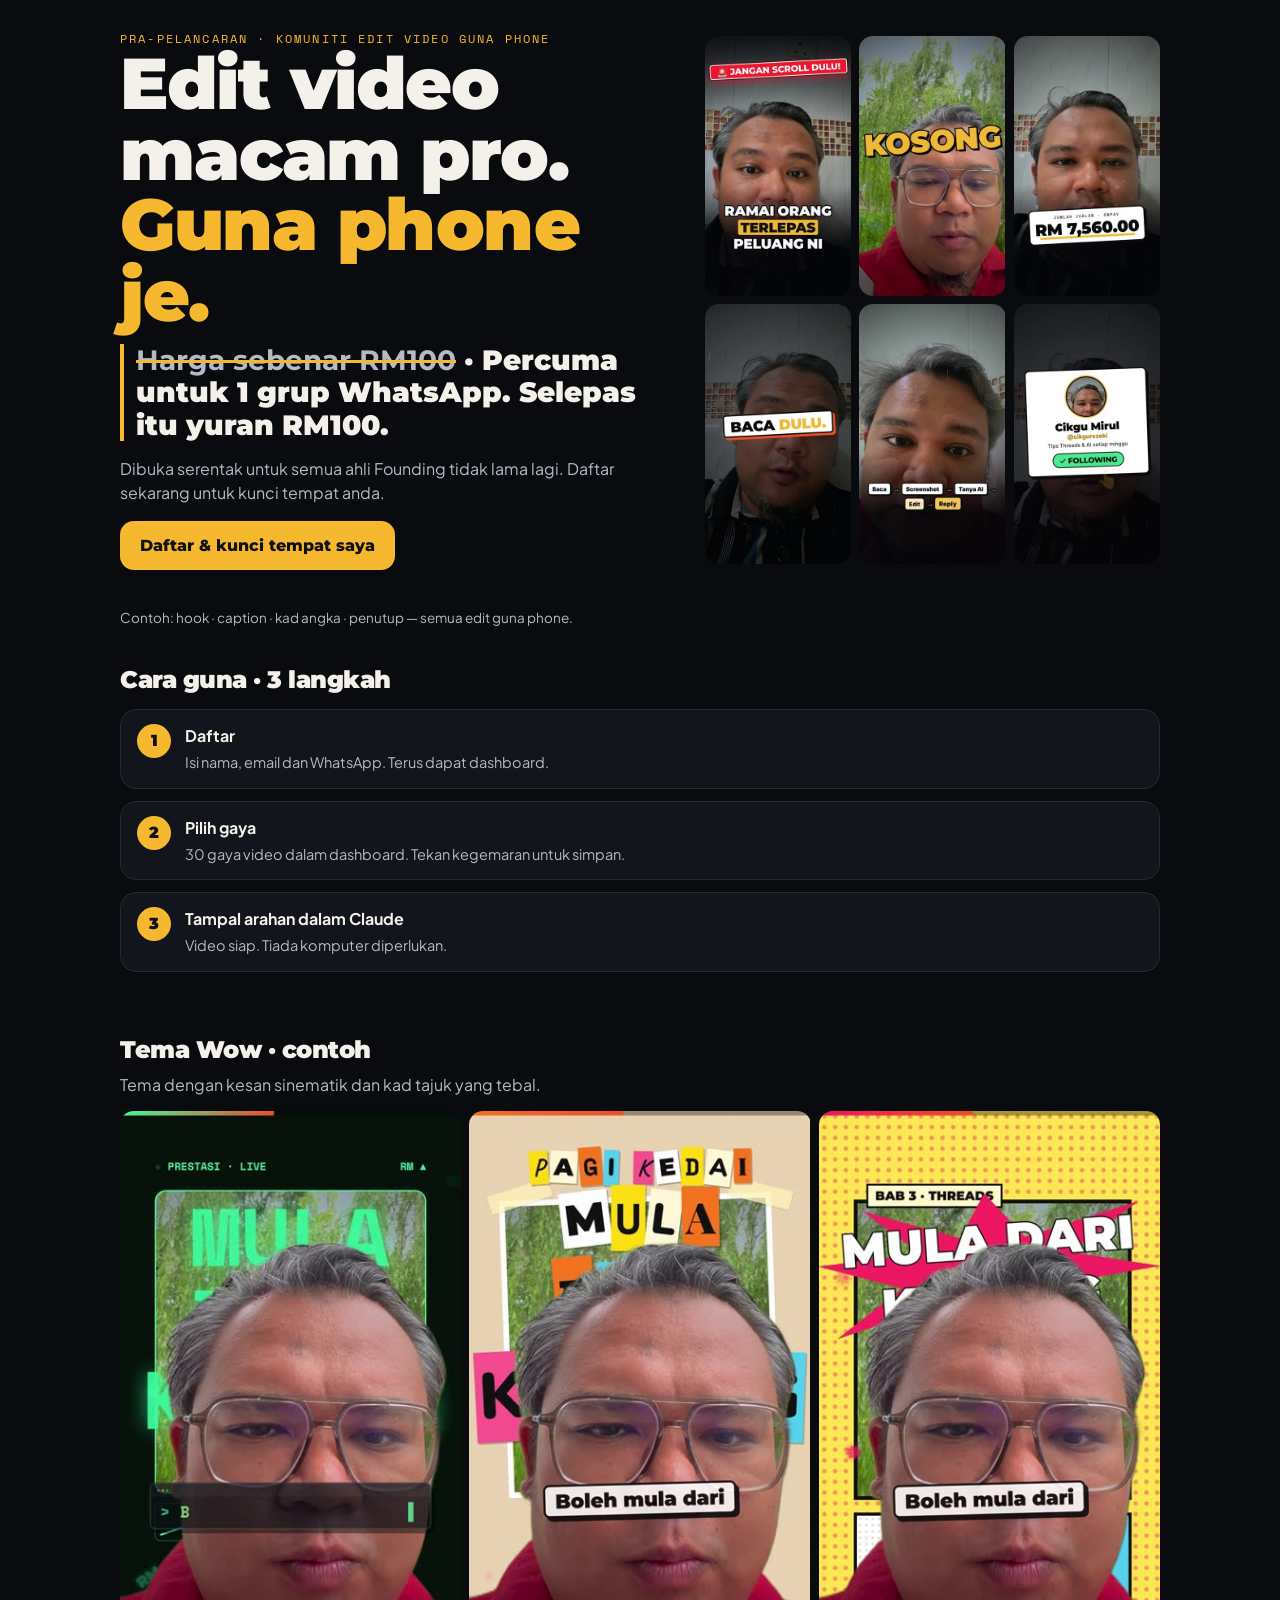
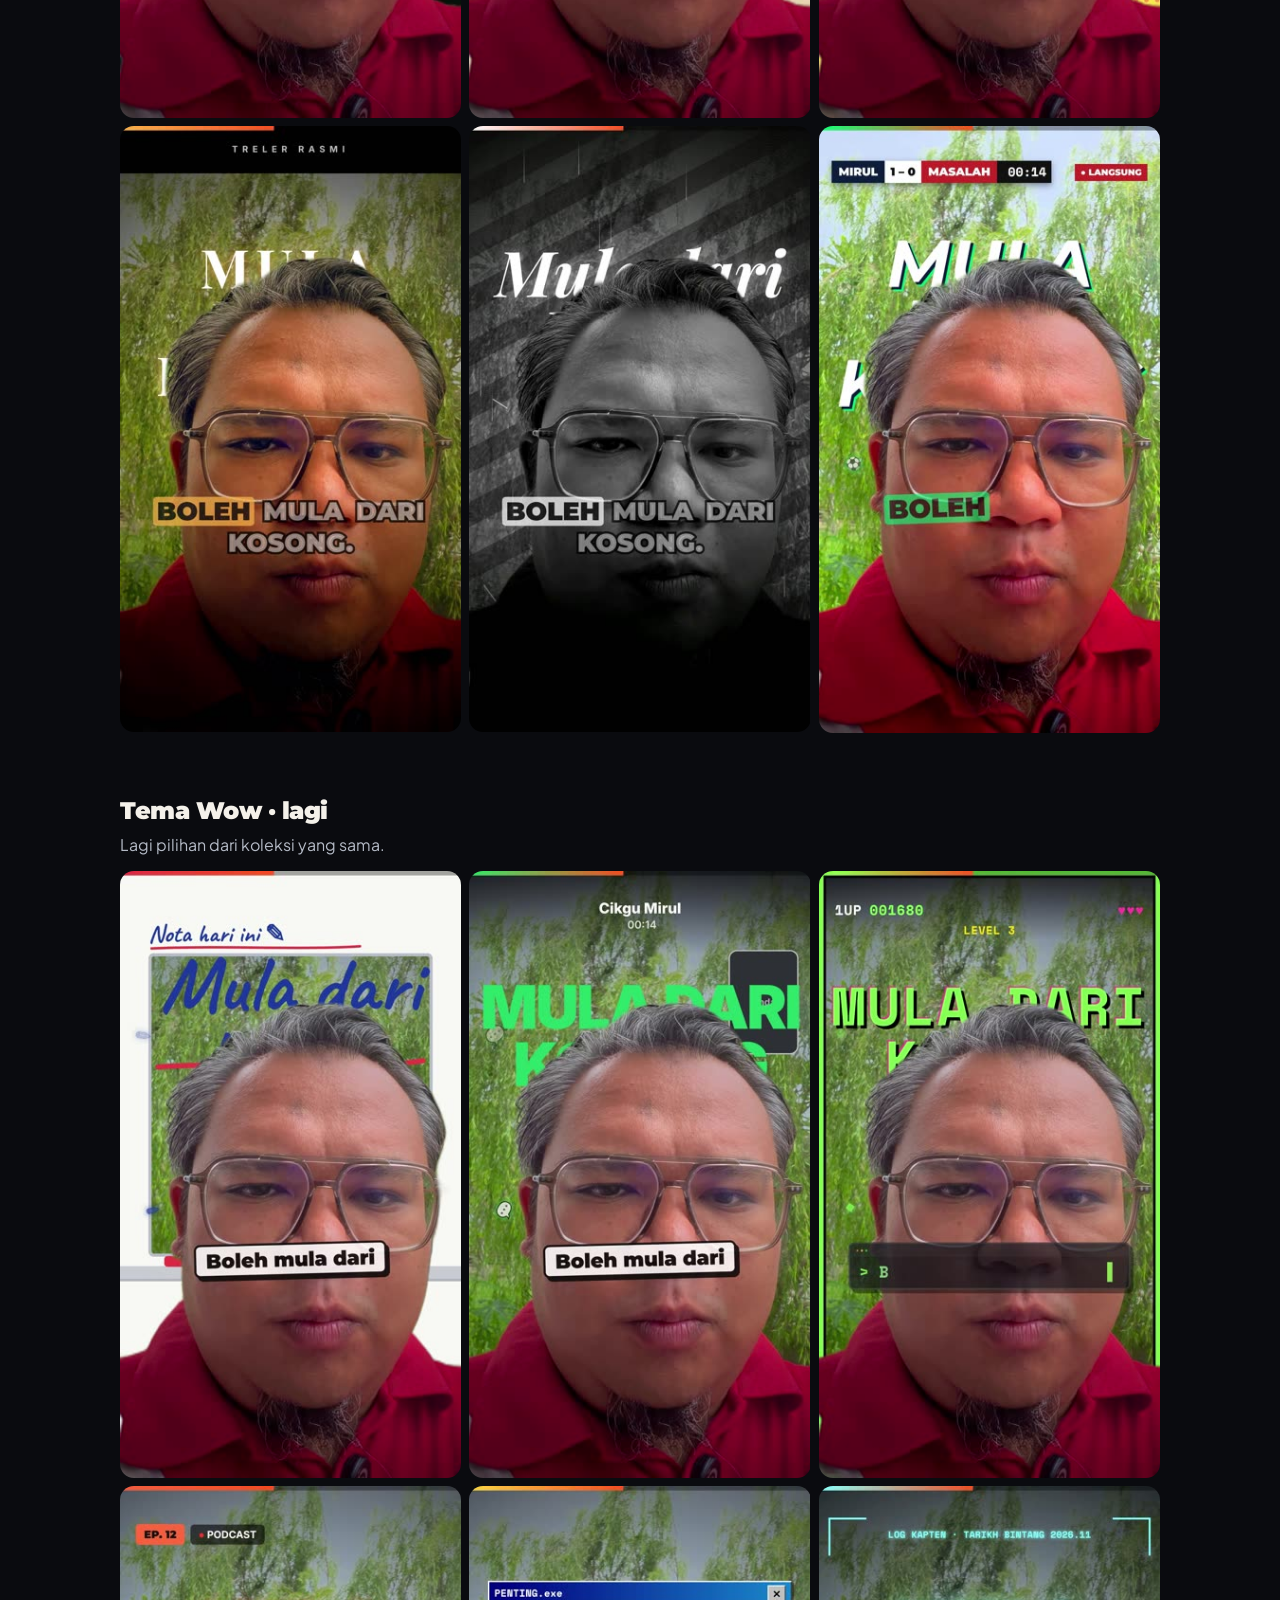
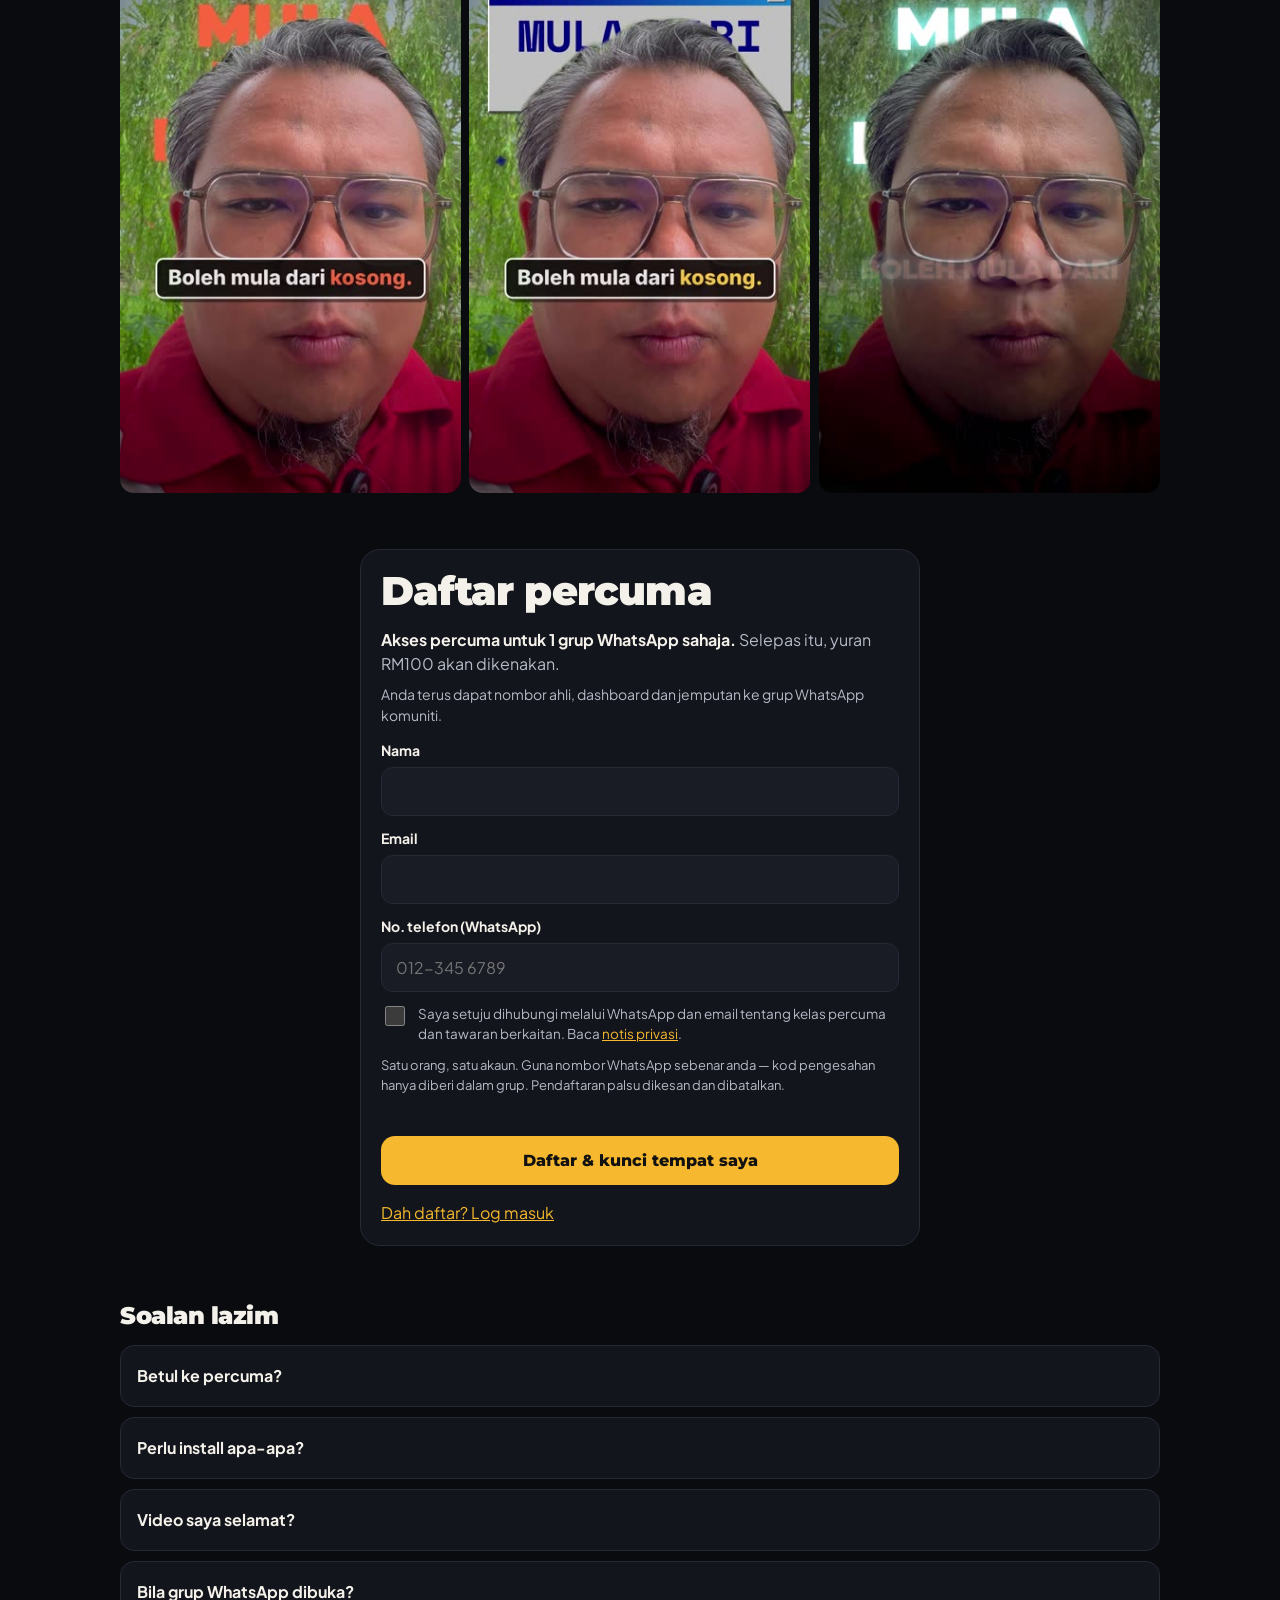
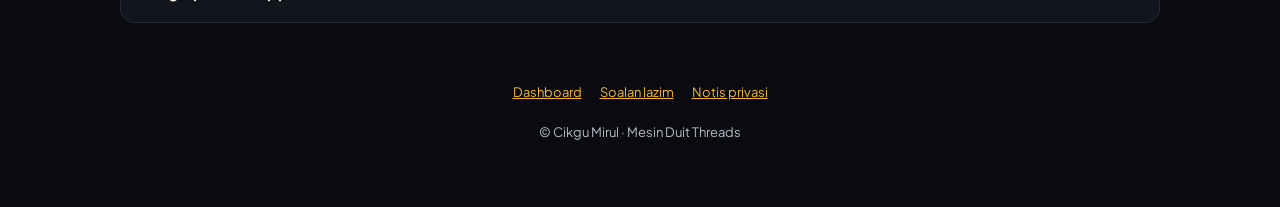
<file: index.html>
<!doctype html>
<html lang="ms">
<head>
<meta charset="utf-8">
<meta name="viewport" content="width=device-width, initial-scale=1, viewport-fit=cover">
<title>30 Gaya Video · Cikgu Mirul</title>
<meta name="description" content="30 gaya video premium — hook, caption, kad angka, transisi — edit terus dari telefon. Percuma.">
<meta property="og:title" content="30 Gaya Video Percuma · Cikgu Mirul">
<meta property="og:description" content="Edit video macam pro, guna phone je. Daftar & dapatkan 30 gaya percuma.">
<meta property="og:image" content="previews/H01.jpg">
<link rel="preconnect" href="https://fonts.googleapis.com"><link rel="preconnect" href="https://fonts.gstatic.com" crossorigin>
<link rel="stylesheet" href="https://fonts.googleapis.com/css2?family=Montserrat:wght@700;800;900&family=Plus+Jakarta+Sans:wght@400;600;700&family=Space+Mono:wght@400;700&display=swap">
<link rel="stylesheet" href="assets/style.css">
</head>
<body>
<div class="wrap">
  <section class="hero">
    <div>
      <div class="eyebrow" id="h-eb">Pra-pelancaran · komuniti edit video guna phone</div>
      <h1 id="h-title">Edit video macam pro.<br><em>Guna phone je.</em></h1>
      <p class="offer" id="h-em"><s>Harga sebenar RM100</s> · Percuma untuk 1 grup WhatsApp. Selepas itu yuran RM100.</p>
      <p class="lede" id="h-lede">Dibuka serentak untuk semua ahli Founding tidak lama lagi. Daftar sekarang untuk kunci tempat anda.</p>
      <div class="row"><a class="btn" href="#daftar" id="h-cta">Daftar & kunci tempat saya</a><a class="btn ghost" id="dash-link" href="app.html" hidden>Buka dashboard saya</a></div>
      <div class="ref-banner" id="ref-banner" hidden></div>
    </div>
    <div class="teaser" aria-label="Contoh gaya">
      <video src="previews/H01.mp4" poster="previews/H01.jpg" muted loop playsinline preload="none"></video>
      <video src="previews/C04.mp4" poster="previews/C04.jpg" muted loop playsinline preload="none"></video>
      <video src="previews/N01.mp4" poster="previews/N01.jpg" muted loop playsinline preload="none"></video>
      <video src="previews/T02.mp4" poster="previews/T02.jpg" muted loop playsinline preload="none"></video>
      <video src="previews/K03.mp4" poster="previews/K03.jpg" muted loop playsinline preload="none"></video>
      <video src="previews/E02.mp4" poster="previews/E02.jpg" muted loop playsinline preload="none"></video>
    </div>
    <p class="teaser-cap muted">Contoh: hook · caption · kad angka · penutup — semua edit guna phone.</p>
  </section>

  <section class="band" id="cele" hidden style="padding-bottom:0"></section>

  <section class="band" id="sneak" hidden>
    <div class="panel sneak">
      <div class="sneak-v" id="sneak-v"></div>
      <div class="sneak-t">
        <span class="eyebrow">Untuk affiliate · sneak peek</span>
        <h2>Rancang video affiliate dalam 1 minit.</h2>
        <p class="muted">Video ni dirancang guna alat baharu kami, kemudian diedit guna 30 Gaya. Dibuka untuk ahli tidak lama lagi.</p>
        <a class="btn ghost" href="#daftar">Daftar dulu</a>
      </div>
    </div>
  </section>

  <section class="band">
    <h2 class="sec-t">Cara guna · 3 langkah</h2>
    <ol class="how">
      <li><span class="n">1</span><div><b>Daftar</b><p class="muted">Isi nama, email dan WhatsApp. Terus dapat dashboard.</p></div></li>
      <li><span class="n">2</span><div><b>Pilih gaya</b><p class="muted">30 gaya video dalam dashboard. Tekan kegemaran untuk simpan.</p></div></li>
      <li><span class="n">3</span><div><b>Tampal arahan dalam Claude</b><p class="muted">Video siap. Tiada komputer diperlukan.</p></div></li>
    </ol>
  </section>

  <section class="band tema-band">
    <h2 class="sec-t">Tema Wow · contoh</h2>
    <p class="muted" style="margin:-6px 0 14px">Tema dengan kesan sinematik dan kad tajuk yang tebal.</p>
    <div class="teaser">
      <video src="previews/tema/W02.mp4" poster="previews/tema/W02.jpg" muted loop playsinline preload="none"></video>
      <video src="previews/tema/W05.mp4" poster="previews/tema/W05.jpg" muted loop playsinline preload="none"></video>
      <video src="previews/tema/W10.mp4" poster="previews/tema/W10.jpg" muted loop playsinline preload="none"></video>
      <video src="previews/tema/W26.mp4" poster="previews/tema/W26.jpg" muted loop playsinline preload="none"></video>
      <video src="previews/tema/W28.mp4" poster="previews/tema/W28.jpg" muted loop playsinline preload="none"></video>
      <video src="previews/tema/W34.mp4" poster="previews/tema/W34.jpg" muted loop playsinline preload="none"></video>
    </div>
  </section>

  <section class="band tema-band">
    <h2 class="sec-t">Tema Wow · lagi</h2>
    <p class="muted" style="margin:-6px 0 14px">Lagi pilihan dari koleksi yang sama.</p>
    <div class="teaser">
      <video src="previews/tema/W03.mp4" poster="previews/tema/W03.jpg" muted loop playsinline preload="none"></video>
      <video src="previews/tema/W12.mp4" poster="previews/tema/W12.jpg" muted loop playsinline preload="none"></video>
      <video src="previews/tema/W15.mp4" poster="previews/tema/W15.jpg" muted loop playsinline preload="none"></video>
      <video src="previews/tema/W20.mp4" poster="previews/tema/W20.jpg" muted loop playsinline preload="none"></video>
      <video src="previews/tema/W24.mp4" poster="previews/tema/W24.jpg" muted loop playsinline preload="none"></video>
      <video src="previews/tema/W31.mp4" poster="previews/tema/W31.jpg" muted loop playsinline preload="none"></video>
    </div>
  </section>

  <section class="band" id="daftar">
    <div class="panel" style="max-width:560px;margin:0 auto">
      <h2 id="f-title">Daftar percuma</h2>
      <p class="muted" id="f-text"><b style="color:var(--fg)">Akses percuma untuk 1 grup WhatsApp sahaja.</b> Selepas itu, yuran RM100 akan dikenakan.</p>
      <p class="muted" style="margin-top:-8px;font-size:14px">Anda terus dapat nombor ahli, dashboard dan jemputan ke grup WhatsApp komuniti.</p>
      <form id="reg" novalidate>
        <label class="f" for="nm">Nama<input type="text" id="nm" autocomplete="name" required></label>
        <label class="f" for="em">Email<input type="email" id="em" autocomplete="email" inputmode="email" required></label>
        <label class="f" for="ph">No. telefon (WhatsApp)<input type="tel" id="ph" autocomplete="tel" inputmode="tel" placeholder="012-345 6789" required></label>
        <label class="consent" for="ok"><input type="checkbox" id="ok"> <span>Saya setuju dihubungi melalui WhatsApp dan email tentang kelas percuma dan tawaran berkaitan. Baca <a href="privacy.html">notis privasi</a>.</span></label>
        <p class="muted" style="margin:0;font-size:13px">Satu orang, satu akaun. Guna nombor WhatsApp sebenar anda — kod pengesahan hanya diberi dalam grup. Pendaftaran palsu dikesan dan dibatalkan.</p>
        <div class="err" id="reg-err" role="alert"></div>
        <button class="btn" id="reg-btn" type="submit">Daftar &amp; kunci tempat saya</button>
      </form>
      <p style="margin:16px 0 0"><a href="#" id="show-rec">Dah daftar? Log masuk</a></p>
      <form id="rec" hidden novalidate style="margin-top:12px">
        <label class="f" for="rem">Email<input type="email" id="rem" autocomplete="email" required></label>
        <label class="f" for="rph">No. telefon<input type="tel" id="rph" autocomplete="tel" required></label>
        <div class="err" id="rec-err" role="alert"></div>
        <button class="btn ghost" id="rec-btn" type="submit">Log masuk</button>
      </form>
    </div>
  </section>
  <section class="band" id="faq">
    <h2 class="sec-t">Soalan lazim</h2>
    <div class="faq">
      <details><summary>Betul ke percuma?</summary><p class="muted">Percuma untuk 1 grup WhatsApp sahaja. Selepas itu, yuran RM100 akan dikenakan. Video percuma ada kad penutup kecil "Diedit dengan Suruh AI".</p></details>
      <details><summary>Perlu install apa-apa?</summary><p class="muted">Tak perlu. Dashboard dibuka terus dalam pelayar telefon.</p></details>
      <details><summary>Video saya selamat?</summary><p class="muted">Video diproses untuk edit sahaja. Lihat <a href="privacy.html">notis privasi</a> untuk butiran.</p></details>
      <details><summary>Bila grup WhatsApp dibuka?</summary><p class="muted">Pautan grup dihantar selepas awak daftar. Kod pengesahan juga diberi dalam grup.</p></details>
    </div>
  </section>
  <footer>
    <div class="f-links"><a href="app.html">Dashboard</a><a href="#faq">Soalan lazim</a><a href="privacy.html">Notis privasi</a></div>
    <div>© Cikgu Mirul · Mesin Duit Threads</div>
  </footer>
</div>
<script src="config.js"></script>
<script src="assets/app.js"></script>
<script>
const q = new URLSearchParams(location.search);
const ref = (q.get("ref") || store.get("ref") || "").toUpperCase();
if (q.get("ref")) { store.set("ref", ref); history.replaceState(null, "", location.pathname.replace(/index\.html$/, "")); }
if (store.get("token")) $("dash-link").hidden = false;
if (ref) rpc("ref_name", { p_ref: ref }).then(r => { if (r && r.name) { $("ref-banner").textContent = `Dijemput oleh ${r.name}`; $("ref-banner").hidden = false; } }).catch(() => {});
autoplayVisible();

// Sneak peek for affiliates: shows when CONFIG.SNEAK_VIDEO is set (placeholder only in demo mode).
if (C.SNEAK_VIDEO) { $("sneak-v").innerHTML = `<video src="${C.SNEAK_VIDEO}" ${C.SNEAK_POSTER ? `poster="${C.SNEAK_POSTER}"` : ""} muted loop playsinline preload="none" controls></video>`; $("sneak").hidden = false; autoplayVisible($("sneak")); }
else if (C.DEMO) { $("sneak-v").innerHTML = '<div class="soon2">Video sneak peek<br>akan datang</div>'; $("sneak").hidden = false; }

rpc("community_stats", {}).then(c => {
  if (!c || c.total == null) return;
  const cb = celebrateHTML(c); if (cb) { $("cele").innerHTML = cb; $("cele").hidden = false; }
  const acc = (c.rewards || [])[0]; if (!acc) return;
  const val = acc.value ? `<s>Harga sebenar ${acc.value}</s> · ` : "";
  const full = c.total >= c.founding_size;
  if (!full) {
    $("h-em").innerHTML = `${val}Percuma untuk 1 grup WhatsApp. Selepas itu yuran RM100.`;
    if (c.total >= acc.release_at) { $("h-eb").textContent = "Sudah dibuka · komuniti edit video guna phone"; $("h-lede").textContent = "Daftar sekarang, terus dapat akses percuma."; }
  } else {
    $("h-eb").textContent = "Komuniti edit video guna phone";
    $("h-em").textContent = "Tempat Founding sudah penuh.";
    $("h-lede").textContent = `Daftar dan ajak ${acc.needed} kawan untuk akses percuma${acc.value ? " (harga sebenar " + acc.value + ")" : ""}.`;
    $("h-cta").textContent = "Daftar sekarang"; $("reg-btn").textContent = "Daftar sekarang";
  }
}).catch(() => {});

$("reg").addEventListener("submit", async ev => {
  ev.preventDefault(); $("reg-err").textContent = ""; $("reg-btn").disabled = true;
  try {
    const r = await rpc("register_lead", { p_name: $("nm").value, p_email: $("em").value, p_phone: $("ph").value, p_ref: ref || null, p_consent: $("ok").checked, p_utm: utm(), p_device: deviceId() });
    if (r.error) { $("reg-err").textContent = errText(r.error); return; }
    store.set("token", r.token); location.href = "app.html";
  } catch (e) { $("reg-err").textContent = e.message; } finally { $("reg-btn").disabled = false; }
});
$("show-rec").addEventListener("click", e => { e.preventDefault(); $("rec").hidden = !$("rec").hidden; });
$("rec").addEventListener("submit", async ev => {
  ev.preventDefault(); $("rec-err").textContent = ""; $("rec-btn").disabled = true;
  try {
    const r = await rpc("recover_lead", { p_email: $("rem").value, p_phone: $("rph").value });
    if (r.error) { $("rec-err").textContent = errText(r.error); return; }
    store.set("token", r.token); location.href = "app.html";
  } catch (e) { $("rec-err").textContent = e.message; } finally { $("rec-btn").disabled = false; }
});
</script>
</body>
</html>
</file>
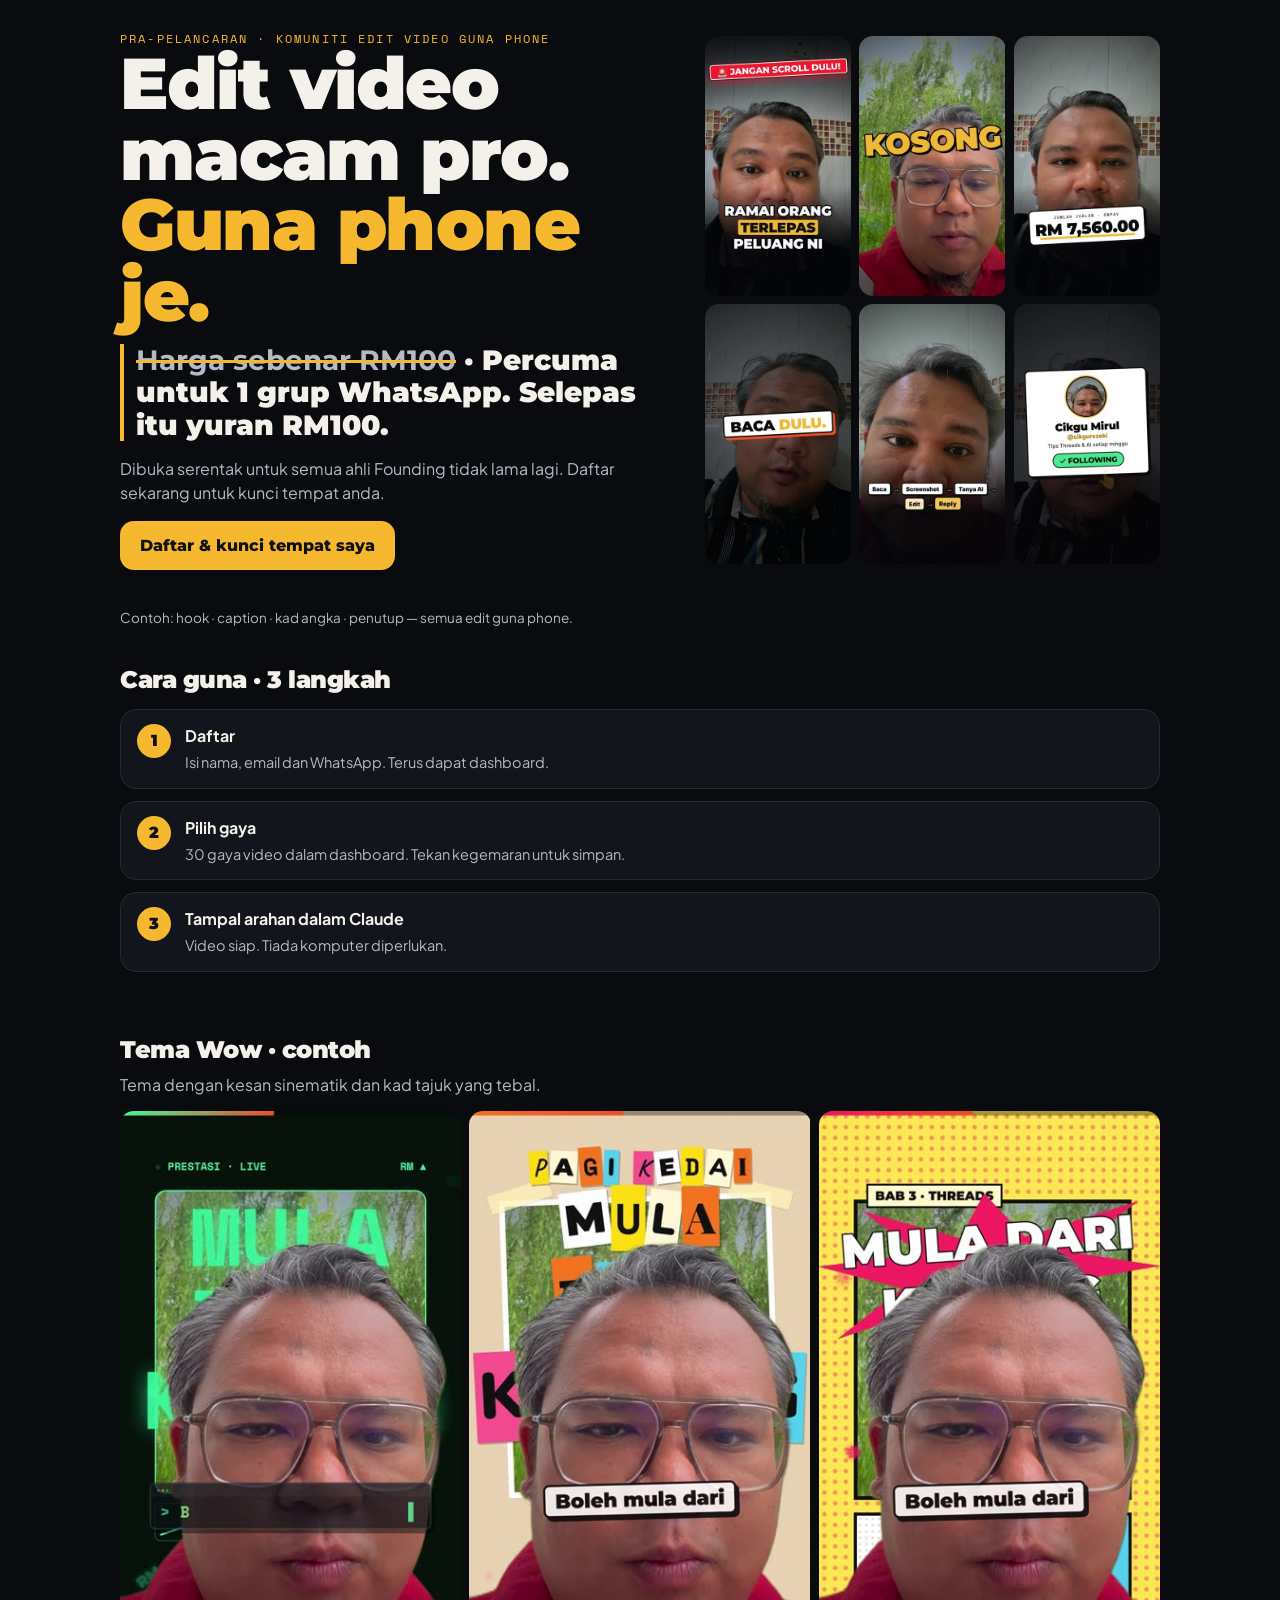
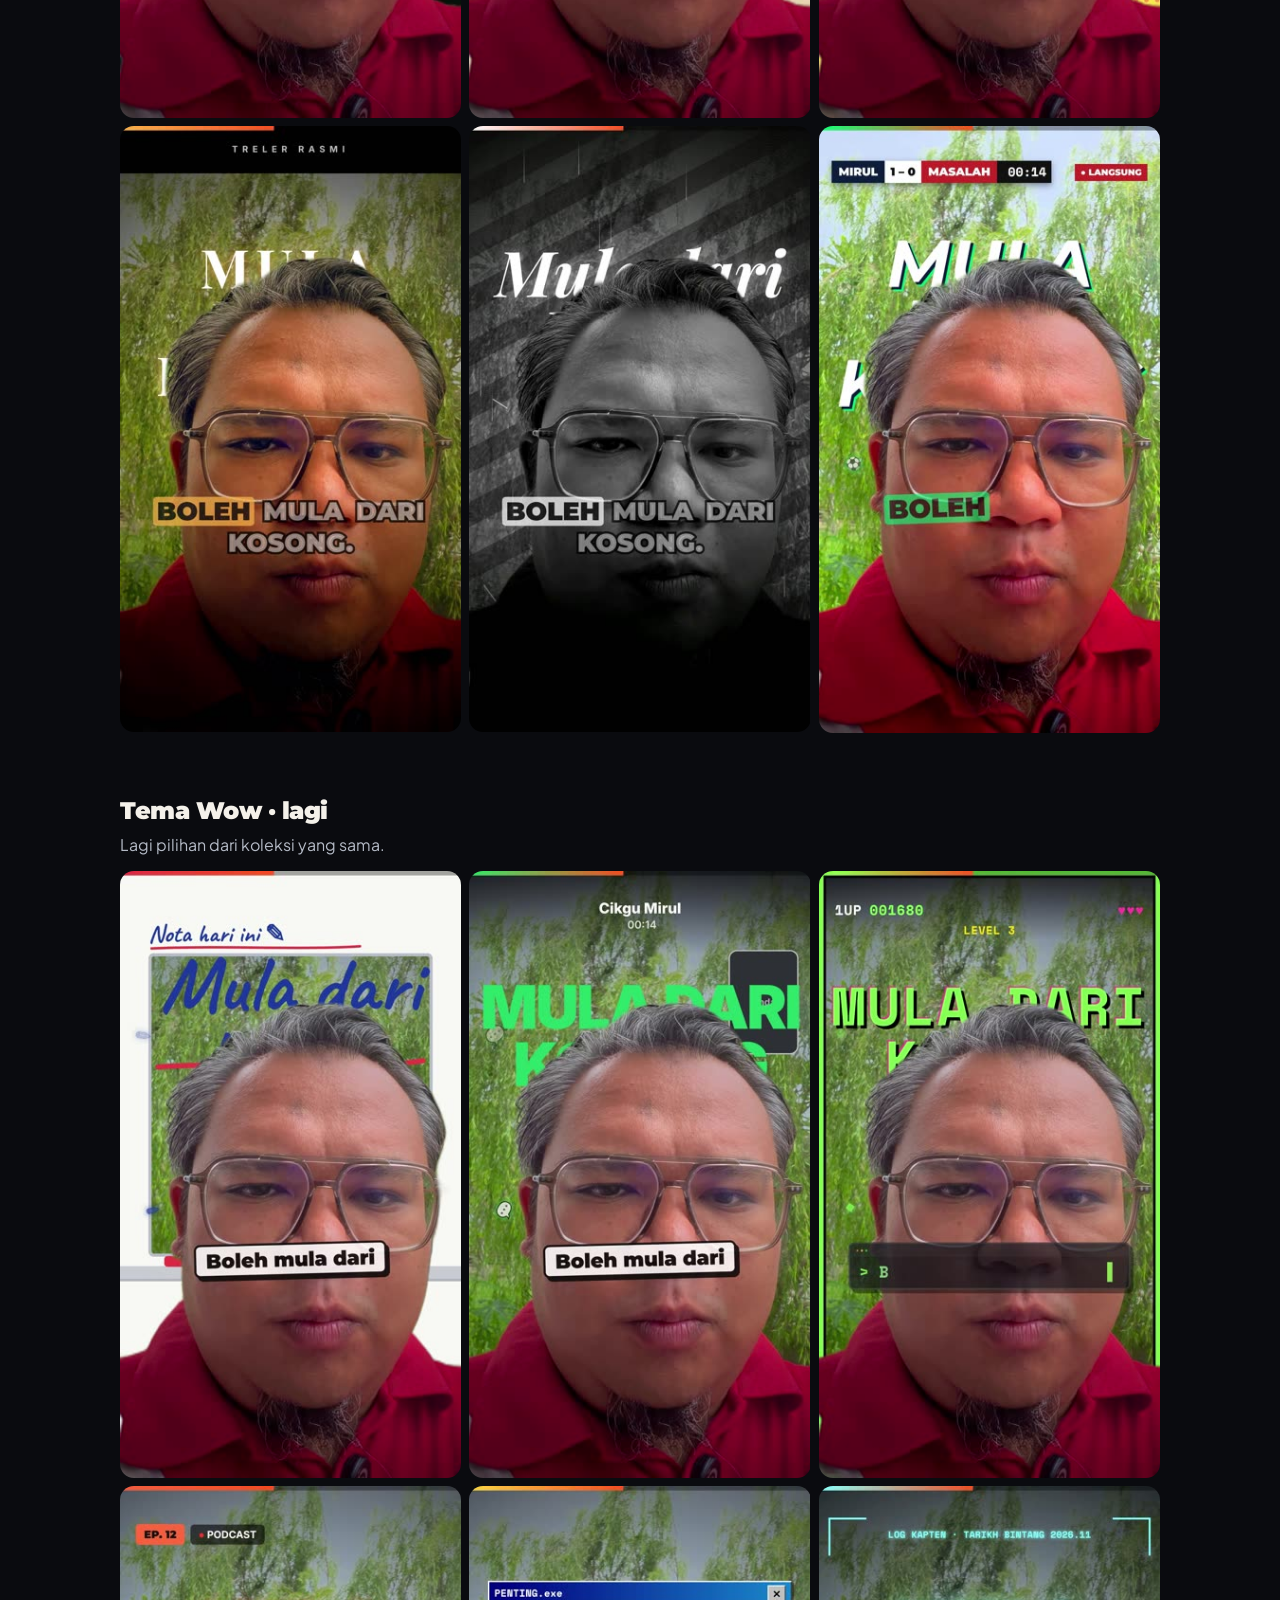
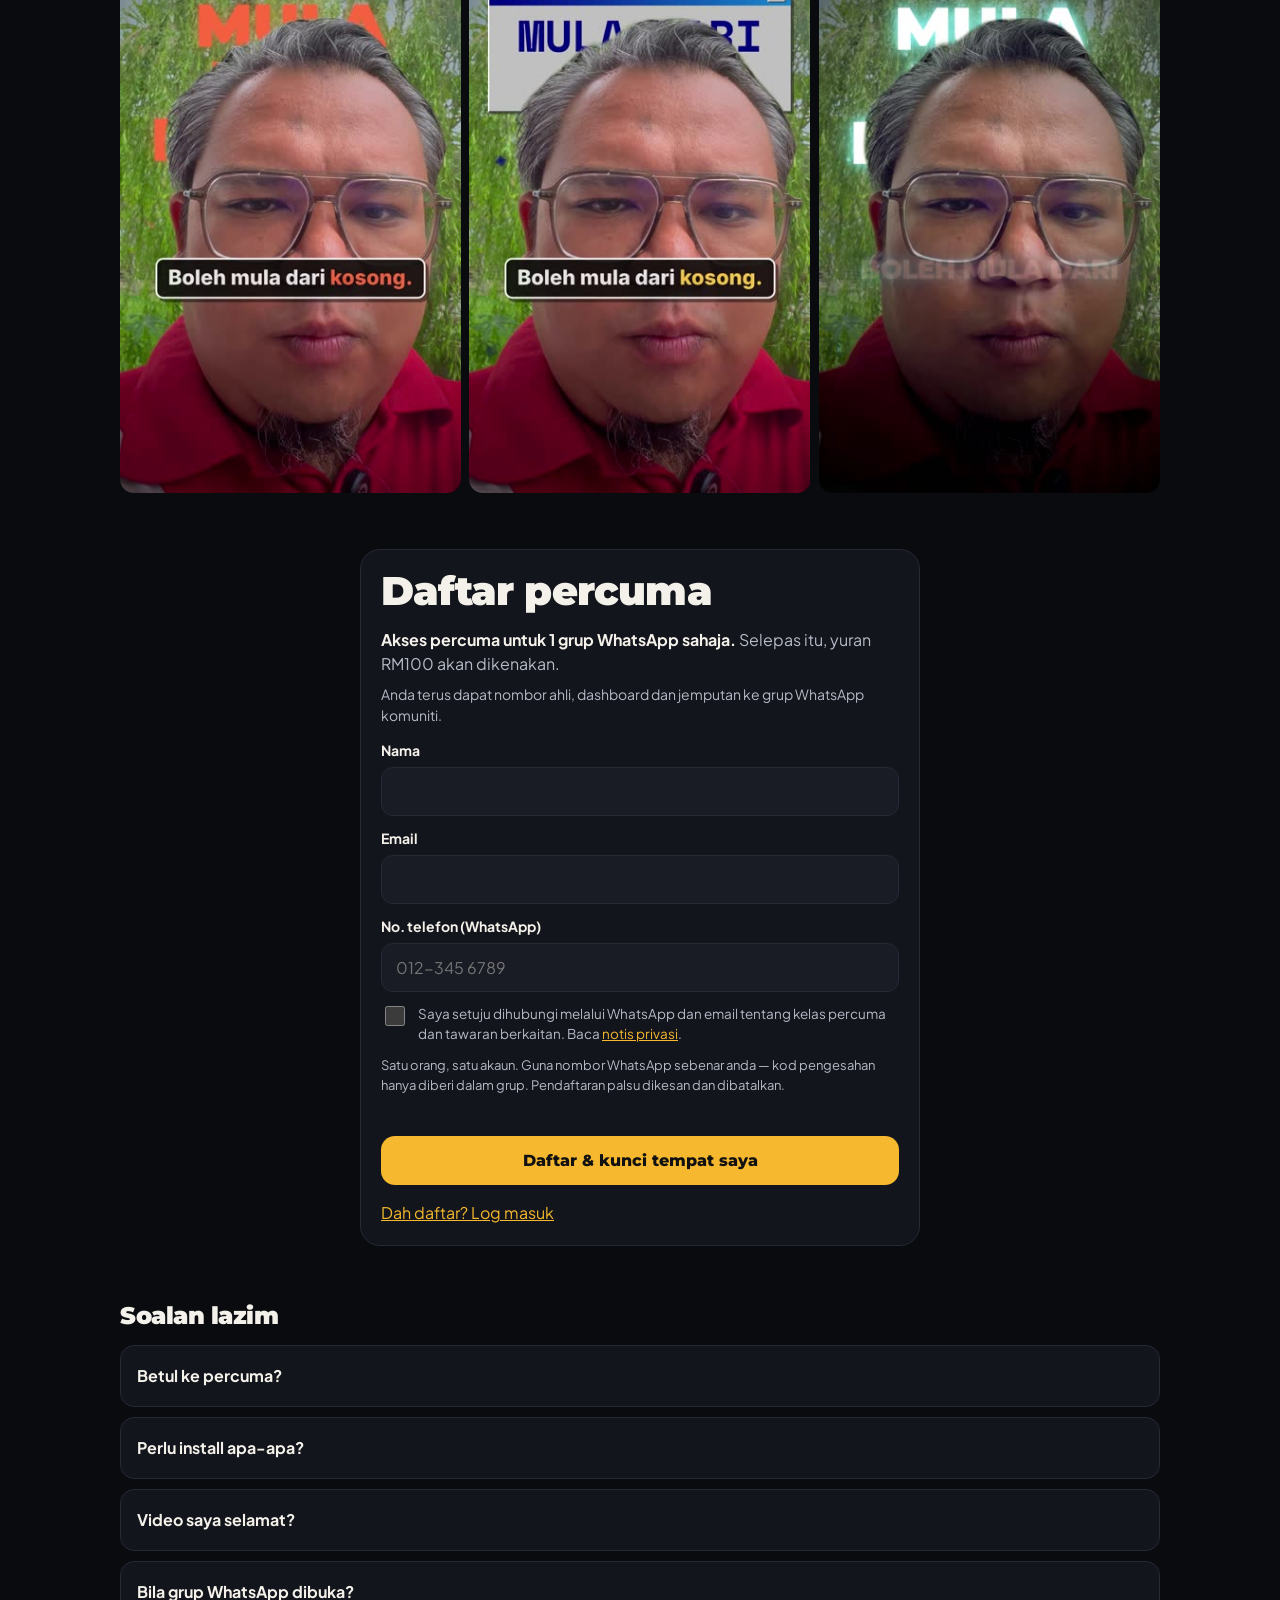
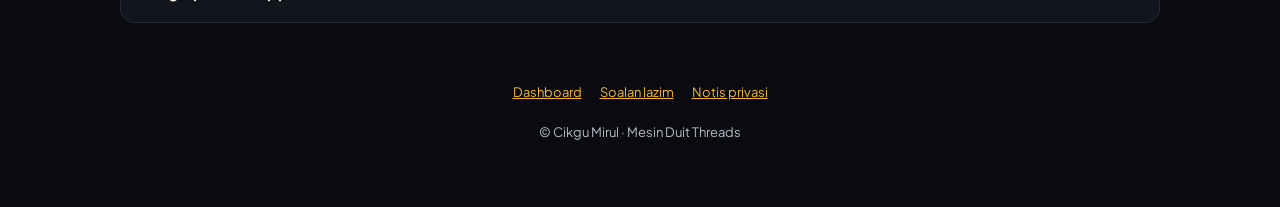
<file: lama/index.html>
<!doctype html>
<html lang="ms">
<head>
<meta charset="utf-8">
<meta name="viewport" content="width=device-width, initial-scale=1, viewport-fit=cover">
<title>30 Gaya Video · Cikgu Mirul</title>
<meta name="description" content="30 gaya video premium — hook, caption, kad angka, transisi — edit terus dari telefon. Percuma.">
<meta property="og:title" content="30 Gaya Video Percuma · Cikgu Mirul">
<meta property="og:description" content="Edit video macam pro, guna phone je. Daftar & dapatkan 30 gaya percuma.">
<meta property="og:image" content="previews/H01.jpg">
<link rel="preconnect" href="https://fonts.googleapis.com"><link rel="preconnect" href="https://fonts.gstatic.com" crossorigin>
<link rel="stylesheet" href="https://fonts.googleapis.com/css2?family=Montserrat:wght@700;800;900&family=Plus+Jakarta+Sans:wght@400;600;700&family=Space+Mono:wght@400;700&display=swap">
<link rel="stylesheet" href="assets/style.css">
</head>
<body>
<div class="wrap">
  <section class="hero">
    <div>
      <div class="eyebrow" id="h-eb">Pra-pelancaran · komuniti edit video guna phone</div>
      <h1 id="h-title">Edit video macam pro.<br><em>Guna phone je.</em></h1>
      <p class="offer" id="h-em"><s>Harga sebenar RM100</s> · Percuma untuk 1 grup WhatsApp. Selepas itu yuran RM100.</p>
      <p class="lede" id="h-lede">Dibuka serentak untuk semua ahli Founding tidak lama lagi. Daftar sekarang untuk kunci tempat anda.</p>
      <div class="row"><a class="btn" href="#daftar" id="h-cta">Daftar & kunci tempat saya</a><a class="btn ghost" id="dash-link" href="/lama/dashboardlama/" hidden>Buka dashboard saya</a></div>
      <div class="ref-banner" id="ref-banner" hidden></div>
    </div>
    <div class="teaser" aria-label="Contoh gaya">
      <video src="previews/H01.mp4" poster="previews/H01.jpg" muted loop playsinline preload="none"></video>
      <video src="previews/C04.mp4" poster="previews/C04.jpg" muted loop playsinline preload="none"></video>
      <video src="previews/N01.mp4" poster="previews/N01.jpg" muted loop playsinline preload="none"></video>
      <video src="previews/T02.mp4" poster="previews/T02.jpg" muted loop playsinline preload="none"></video>
      <video src="previews/K03.mp4" poster="previews/K03.jpg" muted loop playsinline preload="none"></video>
      <video src="previews/E02.mp4" poster="previews/E02.jpg" muted loop playsinline preload="none"></video>
    </div>
    <p class="teaser-cap muted">Contoh: hook · caption · kad angka · penutup — semua edit guna phone.</p>
  </section>

  <section class="band" id="cele" hidden style="padding-bottom:0"></section>

  <section class="band" id="sneak" hidden>
    <div class="panel sneak">
      <div class="sneak-v" id="sneak-v"></div>
      <div class="sneak-t">
        <span class="eyebrow">Untuk affiliate · sneak peek</span>
        <h2>Rancang video affiliate dalam 1 minit.</h2>
        <p class="muted">Video ni dirancang guna alat baharu kami, kemudian diedit guna 30 Gaya. Dibuka untuk ahli tidak lama lagi.</p>
        <a class="btn ghost" href="#daftar">Daftar dulu</a>
      </div>
    </div>
  </section>

  <section class="band">
    <h2 class="sec-t">Cara guna · 3 langkah</h2>
    <ol class="how">
      <li><span class="n">1</span><div><b>Daftar</b><p class="muted">Isi nama, email dan WhatsApp. Terus dapat dashboard.</p></div></li>
      <li><span class="n">2</span><div><b>Pilih gaya</b><p class="muted">30 gaya video dalam dashboard. Tekan kegemaran untuk simpan.</p></div></li>
      <li><span class="n">3</span><div><b>Tampal arahan dalam Claude</b><p class="muted">Video siap. Tiada komputer diperlukan.</p></div></li>
    </ol>
  </section>

  <section class="band tema-band">
    <h2 class="sec-t">Tema Wow · contoh</h2>
    <p class="muted" style="margin:-6px 0 14px">Tema dengan kesan sinematik dan kad tajuk yang tebal.</p>
    <div class="teaser">
      <video src="previews/tema/W02.mp4" poster="previews/tema/W02.jpg" muted loop playsinline preload="none"></video>
      <video src="previews/tema/W05.mp4" poster="previews/tema/W05.jpg" muted loop playsinline preload="none"></video>
      <video src="previews/tema/W10.mp4" poster="previews/tema/W10.jpg" muted loop playsinline preload="none"></video>
      <video src="previews/tema/W26.mp4" poster="previews/tema/W26.jpg" muted loop playsinline preload="none"></video>
      <video src="previews/tema/W28.mp4" poster="previews/tema/W28.jpg" muted loop playsinline preload="none"></video>
      <video src="previews/tema/W34.mp4" poster="previews/tema/W34.jpg" muted loop playsinline preload="none"></video>
    </div>
  </section>

  <section class="band tema-band">
    <h2 class="sec-t">Tema Wow · lagi</h2>
    <p class="muted" style="margin:-6px 0 14px">Lagi pilihan dari koleksi yang sama.</p>
    <div class="teaser">
      <video src="previews/tema/W03.mp4" poster="previews/tema/W03.jpg" muted loop playsinline preload="none"></video>
      <video src="previews/tema/W12.mp4" poster="previews/tema/W12.jpg" muted loop playsinline preload="none"></video>
      <video src="previews/tema/W15.mp4" poster="previews/tema/W15.jpg" muted loop playsinline preload="none"></video>
      <video src="previews/tema/W20.mp4" poster="previews/tema/W20.jpg" muted loop playsinline preload="none"></video>
      <video src="previews/tema/W24.mp4" poster="previews/tema/W24.jpg" muted loop playsinline preload="none"></video>
      <video src="previews/tema/W31.mp4" poster="previews/tema/W31.jpg" muted loop playsinline preload="none"></video>
    </div>
  </section>

  <section class="band" id="daftar">
    <div class="panel" style="max-width:560px;margin:0 auto">
      <h2 id="f-title">Daftar percuma</h2>
      <p class="muted" id="f-text"><b style="color:var(--fg)">Akses percuma untuk 1 grup WhatsApp sahaja.</b> Selepas itu, yuran RM100 akan dikenakan.</p>
      <p class="muted" style="margin-top:-8px;font-size:14px">Anda terus dapat nombor ahli, dashboard dan jemputan ke grup WhatsApp komuniti.</p>
      <form id="reg" novalidate>
        <label class="f" for="nm">Nama<input type="text" id="nm" autocomplete="name" required></label>
        <label class="f" for="em">Email<input type="email" id="em" autocomplete="email" inputmode="email" required></label>
        <label class="f" for="ph">No. telefon (WhatsApp)<input type="tel" id="ph" autocomplete="tel" inputmode="tel" placeholder="012-345 6789" required></label>
        <label class="consent" for="ok"><input type="checkbox" id="ok"> <span>Saya setuju dihubungi melalui WhatsApp dan email tentang kelas percuma dan tawaran berkaitan. Baca <a href="privacy.html">notis privasi</a>.</span></label>
        <p class="muted" style="margin:0;font-size:13px">Satu orang, satu akaun. Guna nombor WhatsApp sebenar anda — kod pengesahan hanya diberi dalam grup. Pendaftaran palsu dikesan dan dibatalkan.</p>
        <div class="err" id="reg-err" role="alert"></div>
        <button class="btn" id="reg-btn" type="submit">Daftar &amp; kunci tempat saya</button>
      </form>
      <p style="margin:16px 0 0"><a href="#" id="show-rec">Dah daftar? Log masuk</a></p>
      <form id="rec" hidden novalidate style="margin-top:12px">
        <label class="f" for="rem">Email<input type="email" id="rem" autocomplete="email" required></label>
        <label class="f" for="rph">No. telefon<input type="tel" id="rph" autocomplete="tel" required></label>
        <div class="err" id="rec-err" role="alert"></div>
        <button class="btn ghost" id="rec-btn" type="submit">Log masuk</button>
      </form>
    </div>
  </section>
  <section class="band" id="faq">
    <h2 class="sec-t">Soalan lazim</h2>
    <div class="faq">
      <details><summary>Betul ke percuma?</summary><p class="muted">Percuma untuk 1 grup WhatsApp sahaja. Selepas itu, yuran RM100 akan dikenakan. Video percuma ada kad penutup kecil "Diedit dengan Suruh AI".</p></details>
      <details><summary>Perlu install apa-apa?</summary><p class="muted">Tak perlu. Dashboard dibuka terus dalam pelayar telefon.</p></details>
      <details><summary>Video saya selamat?</summary><p class="muted">Video diproses untuk edit sahaja. Lihat <a href="privacy.html">notis privasi</a> untuk butiran.</p></details>
      <details><summary>Bila grup WhatsApp dibuka?</summary><p class="muted">Pautan grup dihantar selepas awak daftar. Kod pengesahan juga diberi dalam grup.</p></details>
    </div>
  </section>
  <footer>
    <div class="f-links"><a href="/lama/dashboardlama/">Dashboard</a><a href="#faq">Soalan lazim</a><a href="privacy.html">Notis privasi</a></div>
    <div>© Cikgu Mirul · Mesin Duit Threads</div>
  </footer>
</div>
<script src="config.js"></script>
<script src="assets/app.js"></script>
<script>
const q = new URLSearchParams(location.search);
const ref = (q.get("ref") || store.get("ref") || "").toUpperCase();
if (q.get("ref")) { store.set("ref", ref); history.replaceState(null, "", location.pathname.replace(/index\.html$/, "")); }
if (store.get("token")) $("dash-link").hidden = false;
if (ref) rpc("ref_name", { p_ref: ref }).then(r => { if (r && r.name) { $("ref-banner").textContent = `Dijemput oleh ${r.name}`; $("ref-banner").hidden = false; } }).catch(() => {});
autoplayVisible();

// Sneak peek for affiliates: shows when CONFIG.SNEAK_VIDEO is set (placeholder only in demo mode).
if (C.SNEAK_VIDEO) { $("sneak-v").innerHTML = `<video src="${C.SNEAK_VIDEO}" ${C.SNEAK_POSTER ? `poster="${C.SNEAK_POSTER}"` : ""} muted loop playsinline preload="none" controls></video>`; $("sneak").hidden = false; autoplayVisible($("sneak")); }
else if (C.DEMO) { $("sneak-v").innerHTML = '<div class="soon2">Video sneak peek<br>akan datang</div>'; $("sneak").hidden = false; }

rpc("community_stats", {}).then(c => {
  if (!c || c.total == null) return;
  const cb = celebrateHTML(c); if (cb) { $("cele").innerHTML = cb; $("cele").hidden = false; }
  const acc = (c.rewards || [])[0]; if (!acc) return;
  const val = acc.value ? `<s>Harga sebenar ${acc.value}</s> · ` : "";
  const full = c.total >= c.founding_size;
  if (!full) {
    $("h-em").innerHTML = `${val}Percuma untuk 1 grup WhatsApp. Selepas itu yuran RM100.`;
    if (c.total >= acc.release_at) { $("h-eb").textContent = "Sudah dibuka · komuniti edit video guna phone"; $("h-lede").textContent = "Daftar sekarang, terus dapat akses percuma."; }
  } else {
    $("h-eb").textContent = "Komuniti edit video guna phone";
    $("h-em").textContent = "Tempat Founding sudah penuh.";
    $("h-lede").textContent = `Daftar dan ajak ${acc.needed} kawan untuk akses percuma${acc.value ? " (harga sebenar " + acc.value + ")" : ""}.`;
    $("h-cta").textContent = "Daftar sekarang"; $("reg-btn").textContent = "Daftar sekarang";
  }
}).catch(() => {});

$("reg").addEventListener("submit", async ev => {
  ev.preventDefault(); $("reg-err").textContent = ""; $("reg-btn").disabled = true;
  try {
    const r = await rpc("register_lead", { p_name: $("nm").value, p_email: $("em").value, p_phone: $("ph").value, p_ref: ref || null, p_consent: $("ok").checked, p_utm: utm(), p_device: deviceId() });
    if (r.error) { $("reg-err").textContent = errText(r.error); return; }
    store.set("token", r.token); location.href = "app.html";
  } catch (e) { $("reg-err").textContent = e.message; } finally { $("reg-btn").disabled = false; }
});
$("show-rec").addEventListener("click", e => { e.preventDefault(); $("rec").hidden = !$("rec").hidden; });
$("rec").addEventListener("submit", async ev => {
  ev.preventDefault(); $("rec-err").textContent = ""; $("rec-btn").disabled = true;
  try {
    const r = await rpc("recover_lead", { p_email: $("rem").value, p_phone: $("rph").value });
    if (r.error) { $("rec-err").textContent = errText(r.error); return; }
    store.set("token", r.token); location.href = "app.html";
  } catch (e) { $("rec-err").textContent = e.message; } finally { $("rec-btn").disabled = false; }
});
</script>
</body>
</html>
</file>
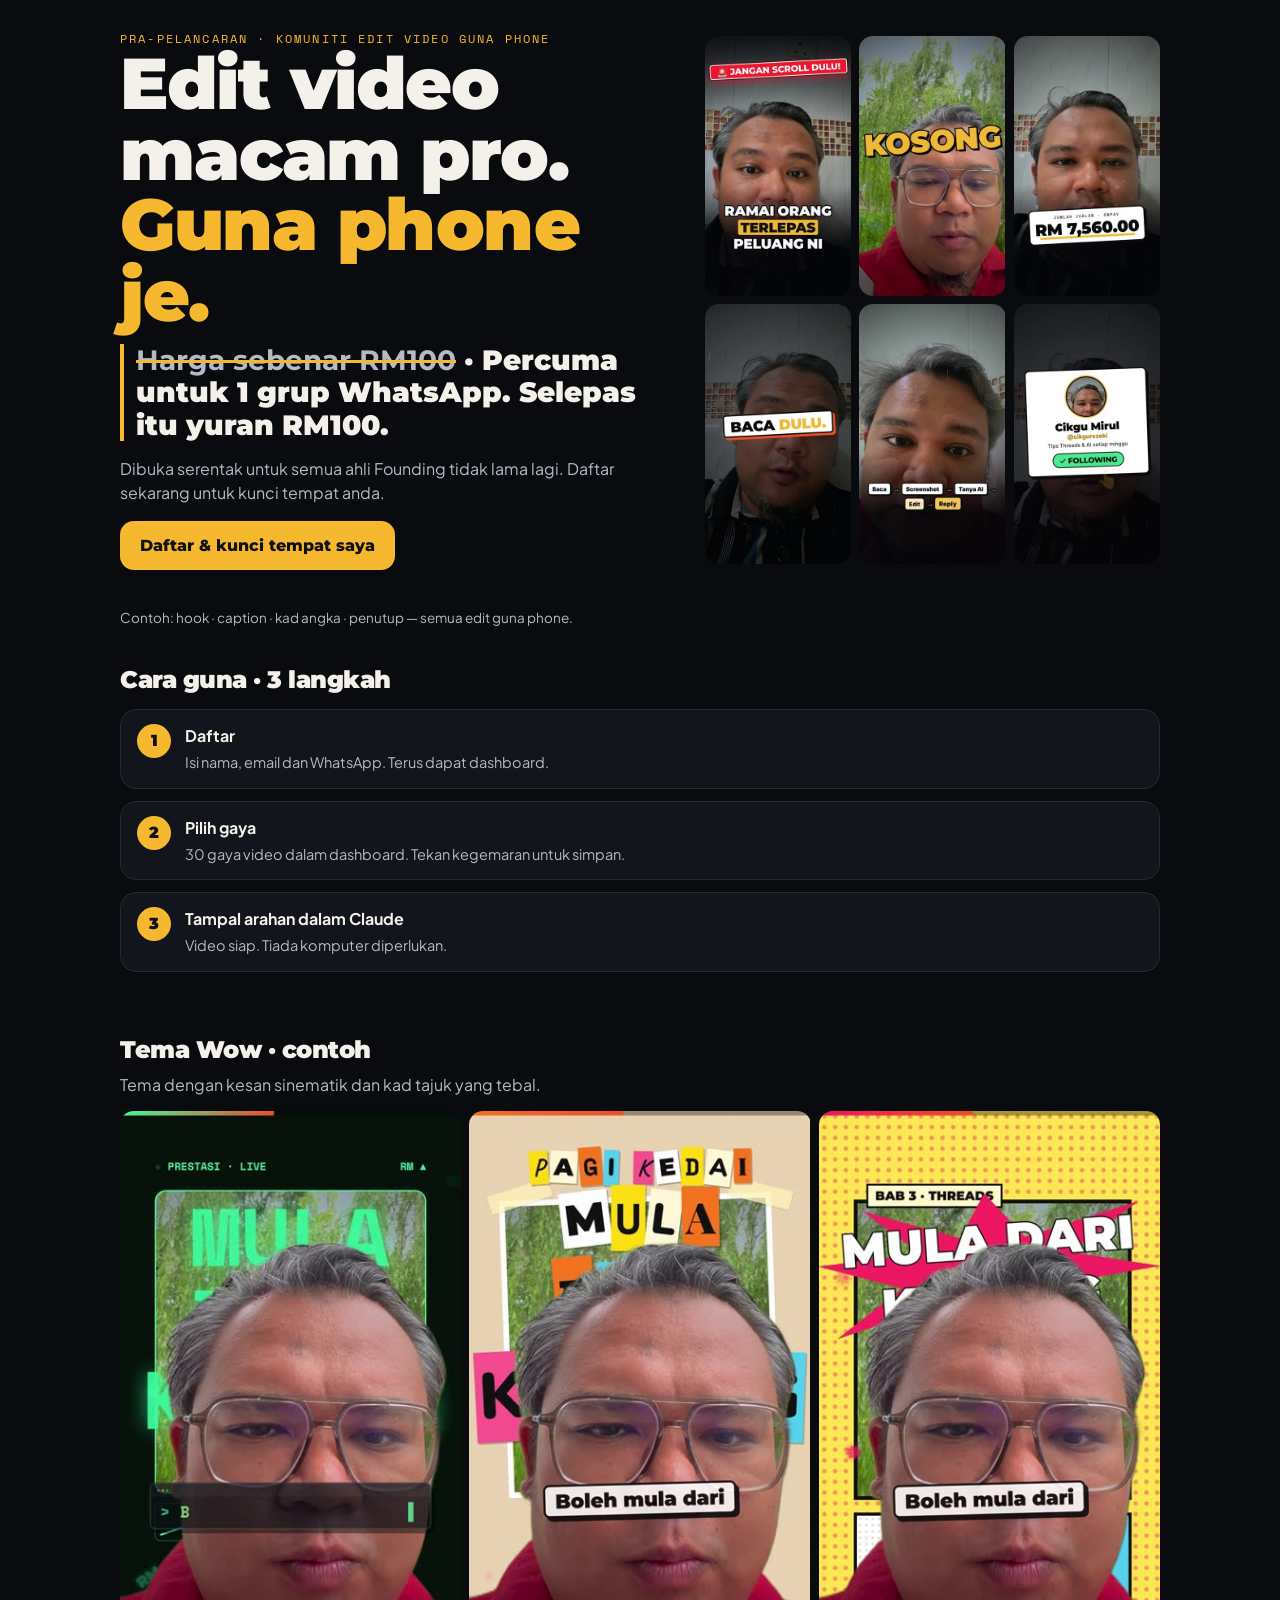
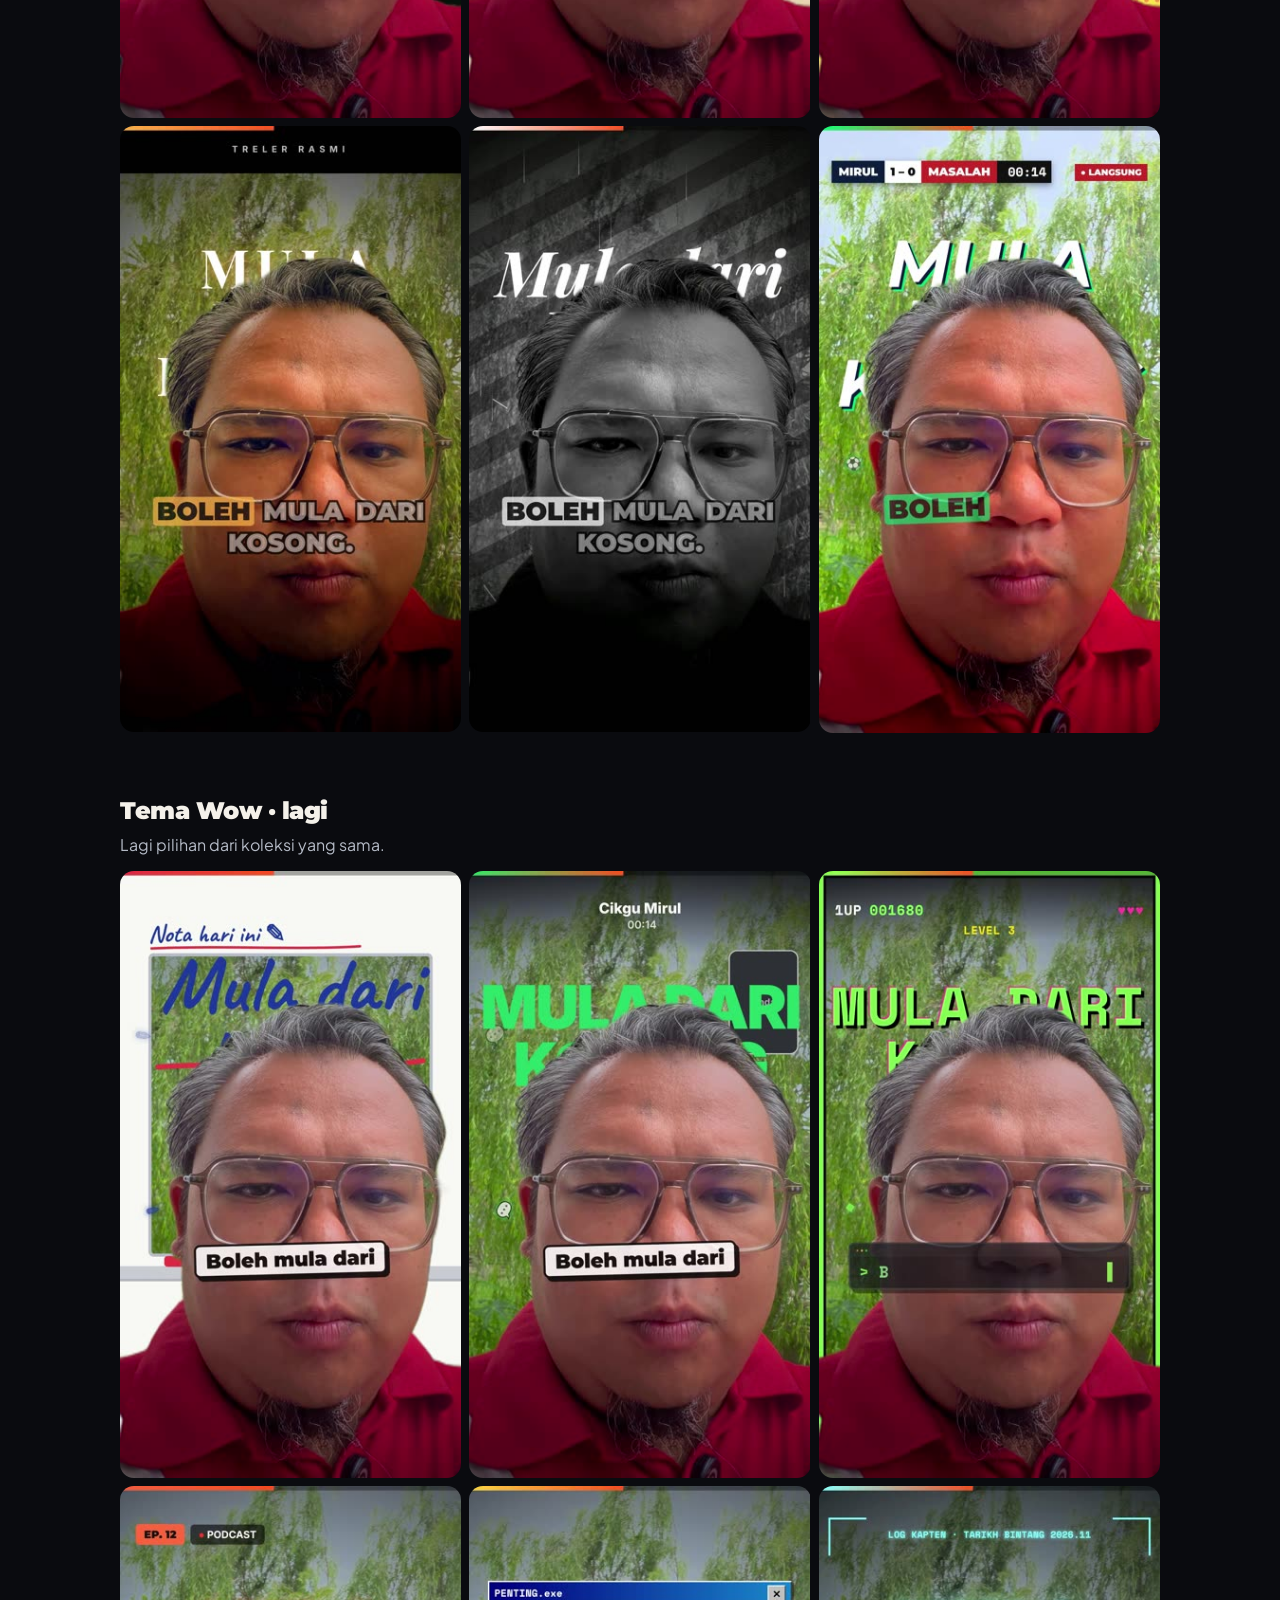
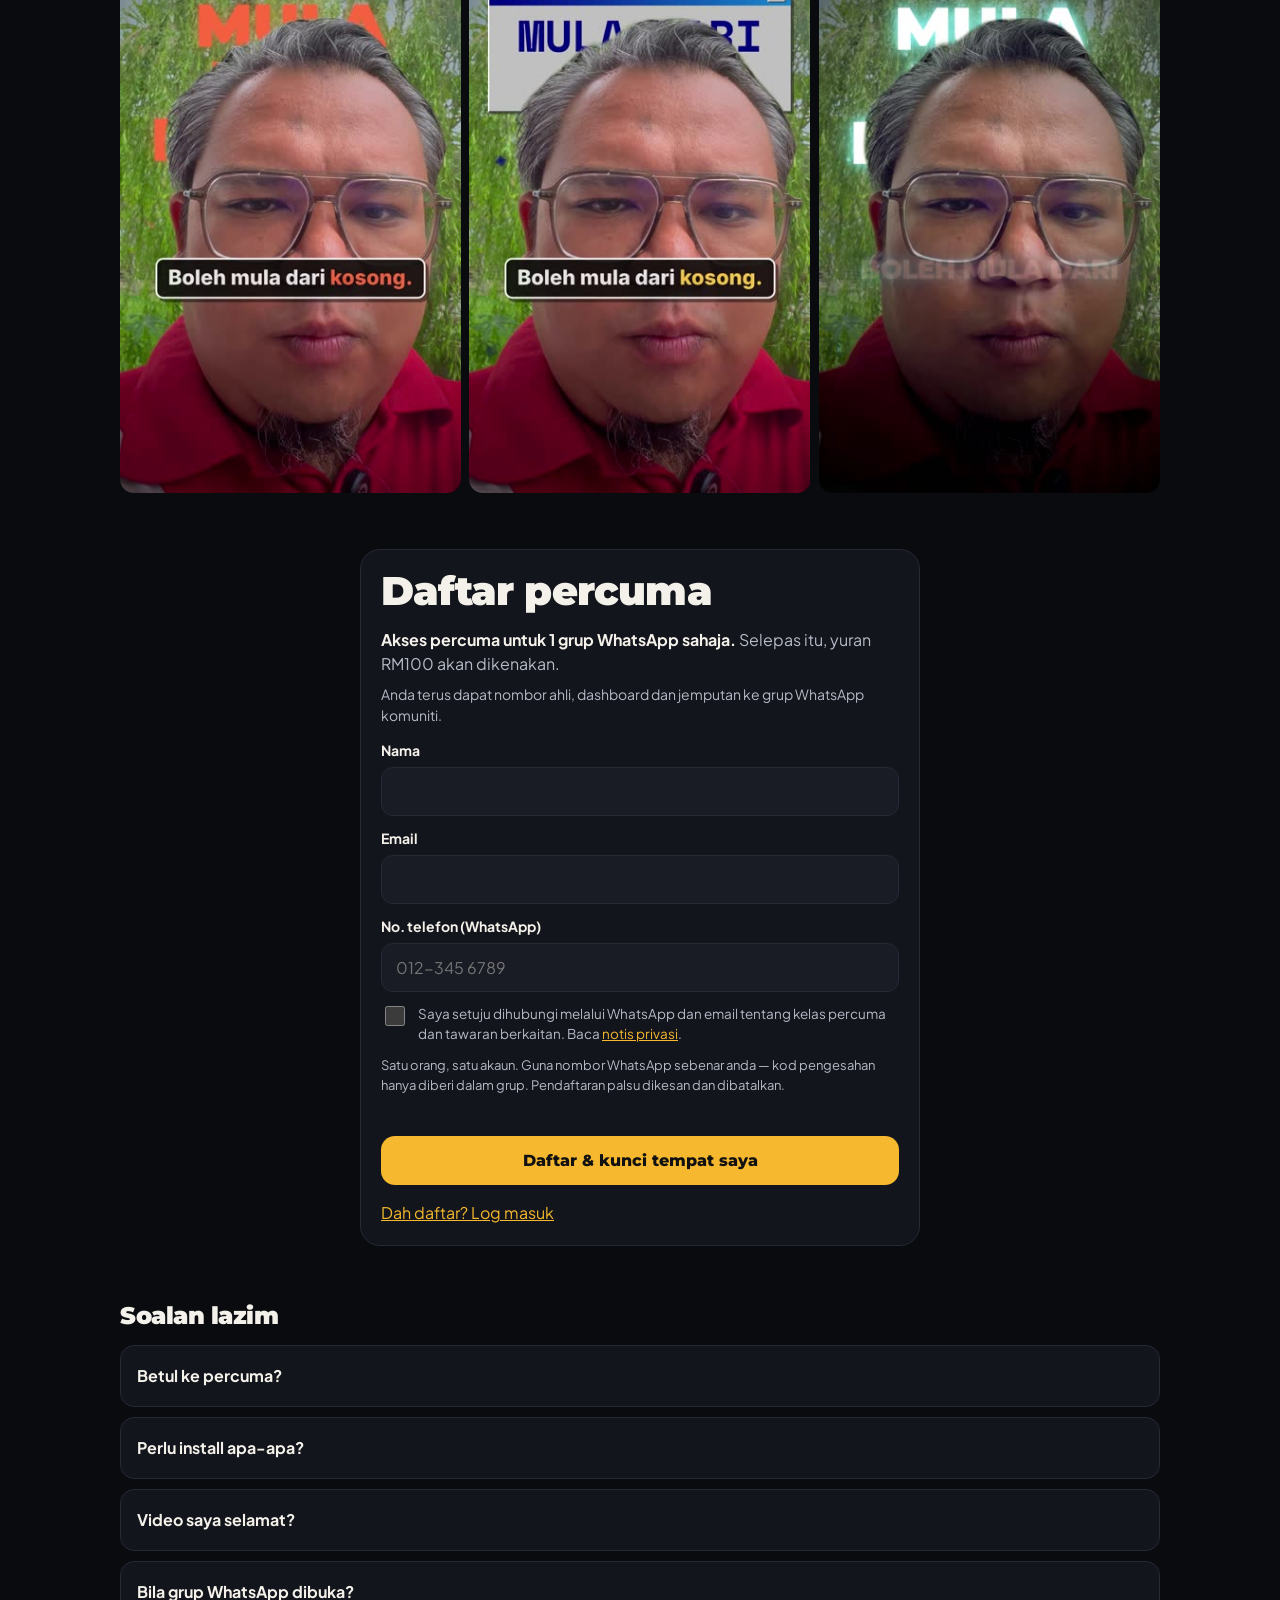
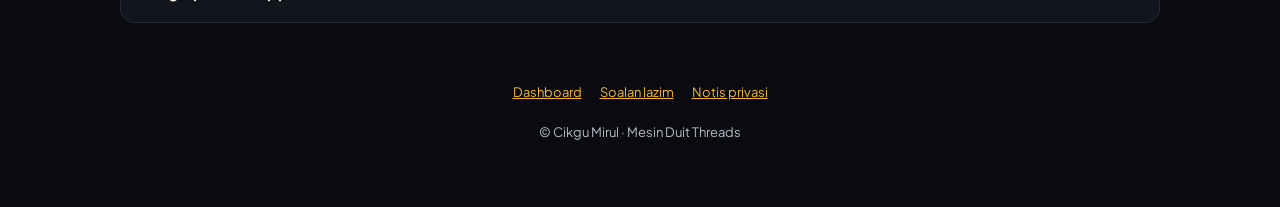
<file: lama/dashboardlama/index.html>
<!doctype html>
<html lang="ms">
<head>
<base href="/lama/">
<meta charset="utf-8">
<meta name="viewport" content="width=device-width, initial-scale=1, viewport-fit=cover">
<meta name="robots" content="noindex">
<title>Dashboard 30 Gaya · Cikgu Mirul</title>
<link rel="preconnect" href="https://fonts.googleapis.com"><link rel="preconnect" href="https://fonts.gstatic.com" crossorigin>
<link rel="stylesheet" href="https://fonts.googleapis.com/css2?family=Montserrat:wght@700;800;900&family=Plus+Jakarta+Sans:wght@400;600;700&family=Space+Mono:wght@400;700&display=swap">
<link rel="stylesheet" href="assets/style.css">
</head>
<body style="padding-bottom:190px">
<div class="wrap">
  <header class="band" style="padding-bottom:12px">
    <div class="row" style="gap:10px"><h2 id="hello">Memuatkan…</h2><span class="member" id="member" hidden></span></div>
    <p class="muted" id="class-text" style="margin:6px 0 0"></p>
    <div class="err" id="load-err" role="alert"></div>
  </header>

  <nav class="tabs" id="tabs" role="tablist" aria-label="Bahagian dashboard" hidden>
    <button type="button" role="tab" class="tab on" data-tab="main" aria-selected="true">Gaya &amp; Tema</button>
    <button type="button" role="tab" class="tab" data-tab="adv" aria-selected="false">WOW Advanced <span class="paid">Berbayar</span></button>
  </nav>

  <section class="band" id="adv" role="tabpanel" aria-label="WOW Advanced">
    <div class="adv-hero">
      <span class="eyebrow">Versi berbayar · pratonton</span>
      <h2>WOW Advanced</h2>
      <p class="muted" style="margin:6px 0 0">Kesan paling padu untuk video anda — setiap satu dirancang dengan <b>storyboard</b> yang anda lulus dulu sebelum video dihasilkan. Tengok contohnya di bawah.</p>
    </div>
    <div class="grid" id="agrid" style="margin-top:14px"></div>
    <div id="pgr" hidden style="margin-top:22px">
      <div class="row" style="justify-content:space-between;align-items:baseline;gap:10px"><h2>Mod Pengarah</h2><span class="lockpill">👁 Admin sahaja</span></div>
      <p class="muted" style="margin:6px 0 0">Untuk video “power”: isi objektif → Claude tulis skrip, senarai shot & B-roll ikut resipi → anda rakam → hantar klip → Claude susun & edit.</p>
      <form id="pgf" class="panel" style="margin-top:12px;display:flex;flex-direction:column;gap:10px" novalidate>
        <label>Resipi<select id="pg-r" style="display:block;width:100%;min-height:44px;margin-top:4px"><option value="R01">R01 · Tipografi Merah (servis, agensi, personal brand)</option><option value="R02">R02 · Amaran Jujur (kursus, bisnes kecil, siri pengajaran)</option></select></label>
        <label>Produk / servis / tawaran<input id="pg-p" type="text" placeholder="cth. Kelas Mesin Duit Threads" style="display:block;width:100%;min-height:44px;margin-top:4px"></label>
        <label>Sasaran<input id="pg-s" type="text" placeholder="cth. suri rumah yang nak income tambahan dari Threads" style="display:block;width:100%;min-height:44px;margin-top:4px"></label>
        <label>Matlamat video<input id="pg-m" type="text" placeholder="cth. orang daftar kelas / DM / follow" style="display:block;width:100%;min-height:44px;margin-top:4px"></label>
        <label>CTA<input id="pg-c" type="text" placeholder="cth. Komen THREADS" style="display:block;width:100%;min-height:44px;margin-top:4px"></label>
        <label>Fakta sebenar yang boleh disebut (pilihan)<textarea id="pg-f" rows="3" placeholder="pengalaman, hasil sebenar, apa yang termasuk…" style="display:block;width:100%;margin-top:4px"></textarea></label>
        <button class="btn" type="submit">Salin arahan untuk Claude</button>
        <textarea class="fb" id="pg-fb" hidden readonly></textarea>
      </form>
    </div>
    <div id="fmt" hidden style="margin-top:22px">
      <div class="row" style="justify-content:space-between;align-items:baseline;gap:10px"><h2>Format Lain</h2><span class="lockpill">👁 Admin sahaja</span></div>
      <p class="muted" style="margin:6px 0 0">Satu video → lebih banyak kandungan. Berbayar.</p>
      <div class="grid" id="fgrid" style="margin-top:12px"></div>
    </div>
    <div class="panel" style="margin-top:14px;display:flex;flex-direction:column;gap:10px">
      <h3 id="adv-name" style="margin:0">Pakej WOW Advanced</h3><div style="display:flex;align-items:baseline;gap:12px;flex-wrap:wrap"><span id="adv-price" style="font:900 48px Montserrat,sans-serif;color:var(--gold);line-height:1">RM59</span><span class="muted" id="adv-pnote" style="font-size:13.5px"></span></div>
      <ul class="mini" id="adv-feat"></ul>
      <a class="btn" id="adv-btn" href="#" target="_blank" rel="noopener">Saya nak — RM59</a>
      <p class="muted" id="adv-note" style="margin:0;font-size:13.5px"></p>
    </div>
  </section>

  <!-- the one thing to do next -->
  <section class="panel next-card" id="join" hidden>
    <span class="eyebrow">Langkah seterusnya</span>
    <h3>Masuk grup WhatsApp, kemudian sahkan</h3>
    <ol class="mini">
      <li>Tekan <b>Masuk grup</b> — kelas percuma diumumkan di sana.</li>
      <li>Salin kod dalam mesej yang di-pin, tampal di bawah.</li>
    </ol>
    <a class="btn wa" id="grp-btn" href="#" target="_blank" rel="noopener">Masuk grup WhatsApp</a>
    <form id="vf" class="row" novalidate><input class="code" id="vcode" type="text" autocomplete="off" placeholder="Kod grup, cth. MIRUL-1234" style="flex:1;min-width:150px"><button class="btn" id="vbtn" type="submit">Sahkan</button></form>
    <div class="err" id="v-err" role="alert"></div>
  </section>

  <!-- what to do now -->
  <section class="panel now-card" id="now" hidden style="margin-top:12px">
    <span class="eyebrow" id="now-eb"></span>
    <h3 id="now-title"></h3>
    <p class="muted" id="now-text" style="margin:0"></p>
    <div class="row"><button class="btn wa" type="button" id="now-wa">Kongsi ke WhatsApp</button><a class="btn ghost" href="jemput.html" id="now-btn"></a></div>
  </section>

  <section class="band" id="fn" hidden style="padding-bottom:0"></section>
  <section class="band" id="cele" hidden style="padding-bottom:0"></section>

  <section class="band" id="theme" hidden style="padding-bottom:0">
    <div class="row" style="justify-content:space-between;align-items:baseline;gap:10px"><h2>Tema Wow</h2><span class="lockpill" id="theme-lock">🎁 Hadiah ahli</span></div>
    <p class="muted" style="margin:6px 0 0">Satu tema = video anda nampak macam diedit penuh: konsep, B-roll & kapsyen automatik. Pilih satu, boleh campur dengan gaya di bawah.</p>
    <div class="grid" id="tgrid" style="margin-top:12px"></div>
  </section>

  <section class="band" style="padding-bottom:0">
    <div class="panel" style="display:flex;flex-direction:column;gap:12px">
      <h3>Hadiah anda</h3>
      <div id="ladder"></div>
      <p class="fline" id="fline" style="margin:0"></p>
      <p class="muted" style="margin:0;font-size:13.5px">Kawan dikira bila mereka daftar guna link anda <b>dan</b> sahkan grup dari telefon mereka sendiri. Pendaftaran palsu dibatalkan. <a href="jemput.html#peraturan">Lihat peraturan</a></p>
    </div>
  </section>

  <section class="band" style="padding-bottom:0">
    <details class="panel howto" id="howto">
      <summary>Cara guna (6 langkah)</summary>
      <div style="display:flex;flex-direction:column;gap:14px;margin-top:14px">
        <div style="border:1px dashed rgba(245,184,46,.55);border-radius:16px;padding:14px">
          <span class="eyebrow">Persediaan · sekali sahaja</span>
          <ul style="margin:8px 0 0;padding-left:20px;display:grid;gap:6px;font-size:14.5px">
            <li>Akaun <b>Claude</b> yang ada <b>Claude Code</b> (app Claude atau claude.ai).</li>
            <li>Akaun <b>GitHub</b> percuma → buka repo <a id="repo-link" href="#" target="_blank" rel="noopener">suruh-ai</a> → tekan <b>Fork</b>.</li>
            <li>Dalam Claude → <b>Code</b> → sambung GitHub → pilih repo itu.</li>
          </ul>
        </div>
        <ol class="plan">
          <li><div><b>Sediakan video</b><div class="muted">Rakam tegak (9:16). Upload ke Google Drive → Kongsi → <b>“Sesiapa yang ada pautan”</b> → salin link.</div></div></li>
          <li><div><b>Pilih 5–6 gaya</b><div class="muted">1 Hook + 1 Caption + 2–3 Kad + 1 Penutup. Atau tekan <b>Pilihkan untuk saya</b>.</div></div></li>
          <li><div><b>Tekan “Salin arahan”</b><div class="muted">Kod gaya anda disalin sekali.</div></div></li>
          <li><div><b>Tampal dalam Claude Code</b><div class="muted">Sesi baharu → repo suruh-ai → tampal → ganti “Video:” dengan link anda → hantar.</div></div></li>
          <li><div><b>Jawab soalan Claude</b><div class="muted">Gaya bertanda <span class="need" style="display:inline">Perlu</span> perlukan bahan anda (angka sebenar, nama, gambar).</div></div></li>
          <li><div><b>Muat turun video</b><div class="muted">±5–10 minit. Dapat MP4 penuh + versi WhatsApp.</div></div></li>
        </ol>
      </div>
    </details>
  </section>

  <section class="band">
    <h2>Pilih gaya</h2>
    <p class="muted" id="grid-note" hidden style="margin:6px 0 0">Pratonton sahaja. Butang <b>Salin arahan</b> dibuka bila akses anda terbuka.</p>
    <nav class="filters" id="filters" aria-label="Kategori"></nav>
    <div class="grid" id="grid"></div>
  </section>

  <section class="band" id="locked-sec" style="padding-top:0" hidden>
    <div class="row" style="justify-content:space-between;align-items:baseline"><h2>Pek Gaya Baharu</h2><a id="lock-state" href="jemput.html" class="lockpill" style="text-decoration:none">🔒 Berkunci</a></div>
    <div class="grid" id="lgrid" style="margin-top:12px"></div>
  </section>

  <section class="band" style="padding-top:0">
    <details class="panel">
      <summary style="cursor:pointer;font-weight:800">Buka dashboard dari telefon lain</summary>
      <p class="muted" style="margin:10px 0">Simpan link log masuk ini. <b>Rahsia — jangan kongsi.</b> Untuk ajak kawan, guna halaman <a href="jemput.html">Ajak kawan</a>.</p>
      <div class="linkline" id="privlink">…</div>
      <div class="row" style="margin-top:10px"><button class="btn ghost" type="button" id="copypriv">Salin link</button><button class="btn ghost" type="button" id="logout">Log keluar</button></div>
    </details>
  </section>
  <textarea class="fb" id="fb2" hidden readonly></textarea>
  <footer>© Cikgu Mirul · <a href="privacy.html">Notis privasi</a></footer>
</div>

<div class="dock">
  <div class="in">
    <div class="sel"><span class="n" id="cnt">0</span><span class="codes" id="codes">Belum pilih — tik kad gaya</span></div>
    <div class="btns"><button class="btn ghost" id="auto" type="button">Pilihkan untuk saya</button><button class="btn" id="copy" type="button" disabled>Salin arahan</button></div>
    <textarea class="fb" id="fb" hidden readonly></textarea>
  </div>
</div>
<div class="toast" id="toast" hidden></div>

<script src="config.js"></script>
<script src="assets/styles.js"></script>
<script src="assets/advanced.js"></script>
<script src="assets/materials.js"></script>
<script src="assets/app.js"></script>
<script>
const q = new URLSearchParams(location.search);
if (q.get("t")) { store.set("token", q.get("t")); history.replaceState(null, "", "app.html"); }
const token = store.get("token");
if (!token) location.href = "index.html#daftar";
$("class-text").textContent = C.CLASS_TEXT;
$("repo-link").href = C.SKILL_REPO;
// the guide opens by itself on the first visit only
try { if (!localStorage.getItem("howto_seen")) { $("howto").open = true; localStorage.setItem("howto_seen", "1"); } } catch (e) {}
let S = null;
const LOCK = '<svg viewBox="0 0 24 24" fill="none" stroke="currentColor" stroke-width="2" aria-hidden="true"><rect x="4" y="11" width="16" height="10" rx="2"/><path d="M8 11V7a4 4 0 0 1 8 0v4"/></svg>';

$("filters").innerHTML = '<button class="chip on" data-f="all" type="button">Semua</button><button class="chip" data-f="fav" type="button">❤️ Kegemaran</button>' + CATS.map(([n, k]) => `<button class="chip" data-f="${k}" type="button">${n}</button>`).join("");
// ---- favourites (❤️ on every card, remembered on this phone)
const FAV = { get() { try { return JSON.parse(localStorage.getItem("fav") || "[]"); } catch (e) { return []; } }, set(a) { try { localStorage.setItem("fav", JSON.stringify(a)); } catch (e) {} } };
function hearts(root) {
  const favs = FAV.get();
  root.querySelectorAll(".card").forEach(c => {
    const code = (c.querySelector(".code") || {}).textContent; const v = c.querySelector(".vid");
    if (!code || !v || v.querySelector(".fav")) return;
    v.insertAdjacentHTML("beforeend", `<button type="button" class="fav${favs.includes(code) ? " on" : ""}" aria-label="Simpan ${code} sebagai kegemaran" aria-pressed="${favs.includes(code)}">${favs.includes(code) ? "❤️" : "🤍"}</button>`);
    v.querySelector(".fav").addEventListener("click", e => {
      e.preventDefault(); e.stopPropagation();
      let f = FAV.get(); const on = !f.includes(code); f = on ? f.concat(code) : f.filter(x => x !== code); FAV.set(f);
      e.currentTarget.classList.toggle("on", on); e.currentTarget.textContent = on ? "❤️" : "🤍"; e.currentTarget.setAttribute("aria-pressed", on);
      toast(on ? `${code} disimpan dalam Kegemaran ❤️` : `${code} dibuang dari Kegemaran`);
    });
  });
}
$("grid").innerHTML = STYLES.map(s => `<label class="card" data-cat="${s.code[0]}" for="s-${s.code}"><input type="checkbox" id="s-${s.code}" value="${s.code}">
  <div class="vid"><video src="previews/${s.code}.mp4" poster="previews/${s.code}.jpg" muted loop playsinline preload="none"></video><span class="tick" aria-hidden="true"></span></div>
  <div class="meta"><span class="code">${s.code}</span><span class="name">${s.name}</span><p>${s.desc}</p>${s.need ? `<span class="need">Perlu: ${s.need}</span>` : ""}</div></label>`).join("");
function premiumGrid(open) {
  $("lgrid").innerHTML = PREMIUM.map(([c, n, d, need]) => open
    ? `<label class="card" for="s-${c}"><input type="checkbox" id="s-${c}" value="${c}"><div class="vid"><video src="previews/premium/${c}.mp4" poster="previews/premium/${c}.jpg" muted loop playsinline preload="none"></video><span class="tick" aria-hidden="true"></span></div>
       <div class="meta"><span class="code">${c}</span><span class="name">${n}</span><p>${d}</p>${need ? `<span class="need">Perlu: ${need}</span>` : ""}</div></label>`
    : `<div class="card locked"><div class="vid"><video src="previews/premium/${c}.mp4" poster="previews/premium/${c}.jpg" muted loop playsinline preload="none"></video></div>
       <div class="meta"><div class="row" style="gap:6px"><span class="code" style="background:#2a2d35;color:#C9D0DC">${c}</span><span class="lockpill">${LOCK}Berkunci</span></div><span class="name">${n}</span><p>${d}</p></div></div>`).join("");
  autoplayVisible($("lgrid")); hearts($("lgrid"));
  if (open) document.querySelectorAll("#lgrid input").forEach(b => { boxes.push(b); b.addEventListener("change", refreshSel); });
}
document.querySelectorAll("#filters .chip").forEach(ch => ch.addEventListener("click", () => {
  document.querySelectorAll("#filters .chip").forEach(x => x.classList.toggle("on", x === ch));
  const favs = FAV.get();
  document.querySelectorAll("#grid .card").forEach(c => (c.hidden = ch.dataset.f === "fav" ? !favs.includes(c.querySelector(".code").textContent) : ch.dataset.f !== "all" && c.dataset.cat !== ch.dataset.f));
}));
autoplayVisible($("grid")); hearts($("grid"));

const boxes = [...document.querySelectorAll("#grid input")];
premiumGrid(false);
const chosen = () => boxes.filter(b => b.checked).map(b => b.value);
function refreshSel() {
  const c = chosen(), open = S && S.access;
  const sel = (TEMA_SEL ? [TEMA_SEL] : []).concat(c);
  $("cnt").textContent = sel.length;
  $("codes").textContent = !S ? "…" : !open ? "🔒 Dibuka bila akses anda terbuka" : sel.length ? sel.join(" · ") : "Belum pilih — tik kad gaya";
  $("copy").disabled = !open || !sel.length; $("auto").disabled = !open;
}
boxes.forEach(b => b.addEventListener("change", refreshSel));
let TEMA_SEL = null;
function temaGrid(open) {
  if (temaGrid.state === open) return; temaGrid.state = open;
  $("tgrid").innerHTML = TEMA.map(([c, n, d]) => `<label class="card${open ? "" : " locked"}" ${open ? `for="t-${c}"` : ""}>${open ? `<input type="radio" name="tema" id="t-${c}" value="${c}">` : ""}
    <div class="vid"><video src="previews/tema/${c}.mp4" poster="previews/tema/${c}.jpg" muted loop playsinline preload="none"></video>${open ? '<span class="tick" aria-hidden="true"></span>' : ""}</div>
    <div class="meta"><span class="code">${c}</span><span class="name">${n}</span><p>${d}</p></div></label>`).join("");
  autoplayVisible($("tgrid")); hearts($("tgrid"));
  if (open) document.querySelectorAll('#tgrid input').forEach(b => b.addEventListener("change", () => { TEMA_SEL = b.value; refreshSel(); }));
}
function prompt(codes) {
  const L = ['Edit video saya guna skill "30 Gaya Video Cikgu Mirul" (repo suruh-ai).'];
  if (TEMA_SEL) {
    const t = TEMA.find(x => x[0] === TEMA_SEL); const tp = S && (S.rewards || []).find(r => r.kind === "theme" && r.unlocked && r.url);
    L.push(`Tema: ${TEMA_SEL} ${t ? t[1] : ""} — rancang B-roll automatik ikut catalog_tema.md.`);
    if (tp) L.push(`Pek Tema Wow: muat turun ${tp.url} dan unzip ke .claude/skills/gaya-cikgu-mirul/ sebelum edit.`);
  }
  if (codes) {
    L.push("Gaya: " + codes.join(" "));
    const all = STYLES.map(s => [s.code, s.need]).concat(PREMIUM.map(p => [p[0], p[3]]));
    const need = codes.map(c => all.find(x => x[0] === c)).filter(x => x && x[1]).map(x => `${x[0]} → ${x[1]}: ___`);
    if (need.length) L.push("Bahan saya:", ...need);
    const pk = S && (S.rewards || []).find(r => r.kind === "pack" && r.unlocked && r.url);
    if (codes.some(c => c.startsWith("P")) && pk) L.push(`Pek Gaya Baharu: muat turun ${pk.url} dan unzip ke .claude/skills/gaya-cikgu-mirul/ sebelum edit.`);
  } else L.push("Tonton video saya, pilihkan 5–6 gaya yang paling sesuai, dan terangkan kenapa sebelum mula edit.");
  L.push("Video: (link Google Drive / saya upload dalam chat ini)", "Format: 9:16 (1080×1920). Kekalkan suara asal saya.");
  return L.join("\n");
}
$("copy").addEventListener("click", () => copyText(prompt(chosen()), "fb"));
$("auto").addEventListener("click", () => copyText(prompt(null), "fb"));

function render(s) {
  S = s;
  $("hello").textContent = `Hai ${s.name.split(" ")[0]} 👋`;
  $("member").hidden = false; $("member").textContent = `Ahli #${num(s.member_no)}${s.founding ? " · Founding" : ""}`;
  $("grp-btn").href = s.group_url || "#";
  $("join").hidden = !!s.verified;
  const n = nowCard(s);
  $("now").hidden = false; $("now-eb").textContent = n.eb; $("now-title").textContent = n.title; $("now-text").textContent = n.text;
  $("now-btn").textContent = n.btn ? "Ayat & bahan kongsi →" : ""; $("now-btn").hidden = !n.btn; $("now-wa").hidden = !n.btn || !!s.flagged;
  const fn = friendNotice(s); $("fn").hidden = !fn; $("fn").innerHTML = fn;
  const th = (s.rewards || []).find(r => r.kind === "theme");
  if (th && window.TEMA) {
    $("theme").hidden = false;
    $("theme-lock").textContent = th.unlocked ? "✓ Terbuka" : th.later ? "🎁 Hadiah ahli" : `🔒 Ajak ${Math.max(0, th.needed - th.have)} lagi kawan` + (th.released ? "" : " · dibuka tidak lama lagi");
    temaGrid(!!th.unlocked);
  }
  if (window.advGate) advGate(s.community ? s.community.total : 0);
  const cb = celebrateHTML(s.community); $("cele").hidden = !cb; $("cele").innerHTML = cb;
  $("ladder").innerHTML = ladderHTML(s);
  $("fline").innerHTML = "Kawan anda: " + friendsLine(s);
  $("grid-note").hidden = !!s.access;
  const pk = (s.rewards || []).find(r => r.kind === "pack");
  $("locked-sec").hidden = !pk;  // pek baharu stays secret until revealed
  if (pk && pk.unlocked) { $("lock-state").textContent = "✓ Terbuka"; $("lock-state").removeAttribute("href"); if (!premiumGrid.done) { premiumGrid(true); premiumGrid.done = true; } }
  else if (pk) $("lock-state").textContent = pk.released ? `🔒 Perlu ${pk.needed} kawan` : `🔒 Dibuka pada ${num(pk.release_at)} ahli`;
  $("privlink").textContent = pretty(`${siteBase()}/app.html?t=${token}`);
  refreshSel();
}
$("now-wa").addEventListener("click", () => S && waShare(shareText(refLink(S.ref_code), S.community.total >= S.community.founding_size)));
$("copypriv").addEventListener("click", () => copyText("https://" + $("privlink").textContent, "fb2"));
$("logout").addEventListener("click", () => { store.del("token"); location.href = "index.html"; });

$("vf").addEventListener("submit", async ev => {
  ev.preventDefault(); $("v-err").textContent = ""; $("vbtn").disabled = true;
  try { const r = await rpc("verify_group", { p_token: token, p_code: $("vcode").value, p_device: deviceId() }); if (r.error) $("v-err").textContent = errText(r.error); else { render(r); toast("Disahkan ✓"); } }
  catch (e) { $("v-err").textContent = e.message; } finally { $("vbtn").disabled = false; }
});

rpc("lead_status", { p_token: token }).then(r => {
  if (r.error) { $("load-err").textContent = errText(r.error); if (r.error === "TOKEN") { store.del("token"); setTimeout(() => (location.href = "index.html#daftar"), 1500); } return; }
  render(r);
}).catch(e => ($("load-err").textContent = e.message));
refreshSel();

// ---- tabs: "Gaya & Tema" (free) | "WOW Advanced" (paid preview) ----
(function () {
  const A = window.ADV || { items: [], features: [] };
  window.advCards = () => { $("agrid").innerHTML = A.items.filter(it => !it.admin || window.ADMIN_OK).map(it => `<div class="card adv-card">
    <div class="vid"><video src="${it.video}" poster="${it.poster}" muted loop playsinline preload="none"></video><span class="paidtag">${it.badge || "Berbayar"}</span></div>
    <div class="meta"><span class="code">${it.code}</span><span class="name">${it.name}${it.admin ? ' <span class="adm">👁 Admin</span>' : ""}</span><p>${it.desc}</p></div></div>`).join(""); autoplayVisible($("agrid")); };
  advCards();
  $("adv-feat").innerHTML = A.features.map(f => `<li>${f}</li>`).join("");
  $("fgrid").innerHTML = (A.formats || []).map(f => `<div class="card adv-card"><div class="vid" style="aspect-ratio:4/5">${f.img ? `<img src="${f.img}" alt="${f.name}" style="width:100%;height:100%;object-fit:cover;display:block">` : '<div style="height:100%;display:flex;align-items:center;justify-content:center;color:#9AA3B2;font-weight:800">Akan datang</div>'}<span class="paidtag">${f.ready ? "Berbayar" : "Dalam pembinaan"}</span></div>
    <div class="meta"><span class="code">${f.code}</span><span class="name">${f.name}</span><p>${f.desc}</p></div></div>`).join("");
  window.fmtGate = () => { $("fmt").hidden = !(window.ADMIN_OK || (window.CONFIG || {}).FORMATS_PUBLIC); $("pgr").hidden = !(window.ADMIN_OK || (window.CONFIG || {}).PENGARAH_PUBLIC); };
  $("pgf").addEventListener("submit", e => {
    e.preventDefault(); const v = id => $(id).value.trim();
    const L = ['MOD PENGARAH — skill "gaya-cikgu-mirul" (scripts/pengarah.py, resipi/' + v("pg-r") + ').',
      "Resipi: " + $("pg-r").selectedOptions[0].textContent, "Produk/tawaran: " + v("pg-p"), "Sasaran: " + v("pg-s"), "Matlamat: " + v("pg-m"), "CTA: " + v("pg-c")];
    if (v("pg-f")) L.push("Fakta sebenar: " + v("pg-f"));
    L.push("Tulis brief.json ikut babak resipi (skrip BM ringkas, guna fakta di atas sahaja — jangan reka angka/testimoni), jana halaman Mod Pengarah, dan beri saya link/fail untuk dibuka di phone semasa rakam.");
    copyText(L.join("\n"), "pg-fb");
  });
  fmtGate();
  if (A.price) { $("adv-price").textContent = A.price; $("adv-name").textContent = A.name || "Pakej WOW Advanced"; $("adv-pnote").textContent = A.note || ""; }
  const link = (window.CONFIG || {}).ADV_LINK || "";
  if (link) { $("adv-btn").href = link; $("adv-btn").textContent = "Saya nak — " + (A.price || ""); $("adv-note").textContent = "Selepas bayar, pakej & cara pasang dihantar kepada anda."; }
  else { $("adv-btn").removeAttribute("href"); $("adv-btn").classList.add("disabled"); $("adv-btn").textContent = "Dibuka tidak lama lagi"; $("adv-note").textContent = "Pratonton sahaja buat masa ini. Pengumuman dalam grup WhatsApp."; }
  let seen = false;
  function show(t) {
    document.body.classList.toggle("tab-adv", t === "adv");
    document.querySelectorAll("#tabs .tab").forEach(b => { const on = b.dataset.tab === t; b.classList.toggle("on", on); b.setAttribute("aria-selected", on); });
    if (t === "adv" && !seen) { seen = true; autoplayVisible($("agrid")); }
    try { sessionStorage.setItem("tab", t); } catch (e) {}
  }
  document.querySelectorAll("#tabs .tab").forEach(b => b.addEventListener("click", () => show(b.dataset.tab)));
  // WOW Advanced (paid) stays completely hidden until the community reaches ADV_RELEASE members (default 2,000)
  window.advGate = function (total) {
    if (total != null) advGate.total = total;
    const open = window.ADMIN_OK || (advGate.total || 0) >= ((window.CONFIG || {}).ADV_RELEASE || 2000);
    $("tabs").hidden = !open;
    if (!open) { show("main"); return; }
    if (advGate.done) return; advGate.done = true;
    let t0 = "main"; try { t0 = sessionStorage.getItem("tab") || t0; } catch (e) {}
    if (location.hash === "#advanced") t0 = "adv";
    show(t0);
  };
  show("main");
  // the admin (logged in on admin.html on this phone) can always preview the paid tab
  const ak = store.get("adminkey");
  if (ak) rpc("admin_overview", { p_key: ak }).then(r => {
    if (!r || r.error) return;
    window.ADMIN_OK = true; if (window.fmtGate) fmtGate(); if (window.advCards) advCards();
    const tab = document.querySelector('#tabs [data-tab="adv"]');
    if (tab && !tab.querySelector(".adm")) tab.insertAdjacentHTML("beforeend", ' <span class="adm" title="Hanya admin nampak sebelum dibuka">👁 Admin</span>');
    advGate(null);
  }).catch(() => {});
})();
</script>
</body>
</html>
</file>
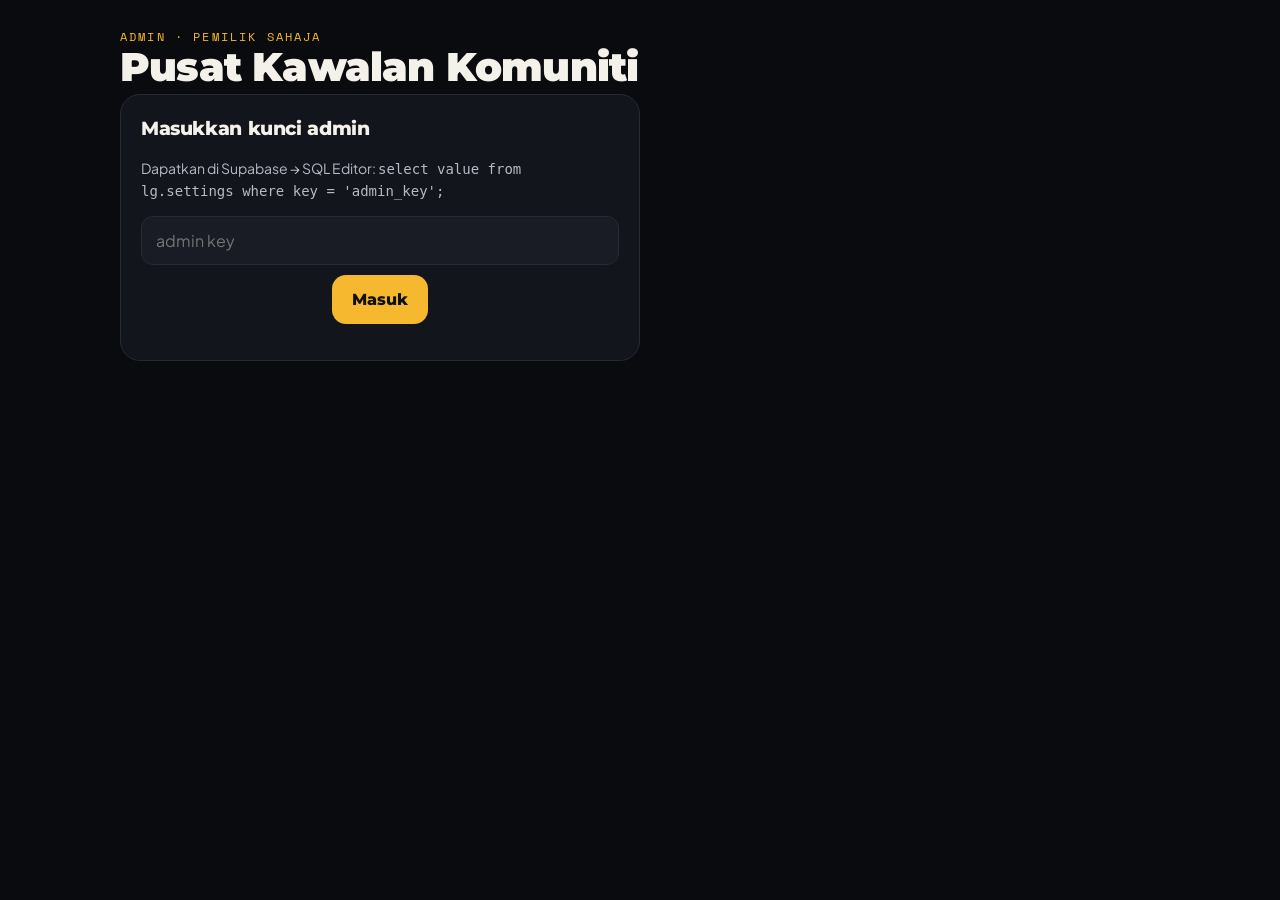
<file: admin.html>
<!doctype html>
<html lang="ms">
<head>
<meta charset="utf-8">
<meta name="viewport" content="width=device-width, initial-scale=1, viewport-fit=cover">
<meta name="robots" content="noindex">
<title>Admin · 30 Gaya</title>
<link rel="preconnect" href="https://fonts.googleapis.com"><link rel="preconnect" href="https://fonts.gstatic.com" crossorigin>
<link rel="stylesheet" href="https://fonts.googleapis.com/css2?family=Montserrat:wght@700;800;900&family=Plus+Jakarta+Sans:wght@400;600;700&family=Space+Mono:wght@400;700&display=swap">
<link rel="stylesheet" href="assets/style.css">
<style>
.kpis { display:grid; grid-template-columns:repeat(5,minmax(0,1fr)); gap:10px }
.kpi { background:var(--panel); border:1px solid var(--line); border-radius:16px; padding:14px; min-width:0 }
.kpi b { display:block; font-family:var(--display); font-size:32px; font-variant-numeric:tabular-nums }
.kpi span { font-size:12.5px; color:var(--muted) }
.tbl { overflow-x:auto; border:1px solid var(--line); border-radius:14px }
table { border-collapse:collapse; width:100%; font-size:13.5px; font-variant-numeric:tabular-nums }
th, td { text-align:left; padding:9px 10px; border-bottom:1px solid var(--line); white-space:nowrap }
th { font-family:var(--mono); font-size:11.5px; letter-spacing:.08em; color:var(--muted); text-transform:uppercase; background:var(--panel) }
.pill { display:inline-block; padding:1px 8px; border-radius:999px; font-size:12px; font-weight:700 }
.pill.y { background:rgba(61,214,140,.15); color:var(--ok) } .pill.n { background:rgba(155,161,174,.15); color:var(--muted) } .pill.v { background:rgba(245,184,46,.18); color:var(--gold) }
.bar { height:8px; border-radius:999px; background:var(--panel2); overflow:hidden; margin-top:6px } .bar i { display:block; height:100%; background:var(--gold) }
.gform { display:grid; grid-template-columns:repeat(2,minmax(0,1fr)); gap:10px }
.gform input { font:15px var(--body); color:var(--fg); background:var(--panel2); border:1px solid var(--line); border-radius:10px; padding:11px 12px; width:100% }
.search { font:15px var(--body); color:var(--fg); background:var(--panel2); border:1px solid var(--line); border-radius:10px; padding:11px 12px; width:100%; margin-bottom:10px }

.gform .consent input { width:20px; height:20px; padding:0 }
@media (max-width:720px) { .kpis { grid-template-columns:repeat(2,minmax(0,1fr)) } .gform { grid-template-columns:1fr } }
</style>
</head>
<body>
<div class="wrap">
  <header class="band" style="padding-bottom:6px"><div class="eyebrow">Admin · pemilik sahaja</div><h2>Pusat Kawalan Komuniti</h2></header>
  <div id="demo-note"></div>

  <section class="panel" id="login" style="max-width:520px">
    <h3>Masukkan kunci admin</h3>
    <p class="muted" style="font-size:14px">Dapatkan di Supabase → SQL Editor: <code>select value from lg.settings where key = 'admin_key';</code></p>
    <form id="lf" class="row" novalidate><input class="code" id="key" type="password" autocomplete="off" style="flex:1;min-width:180px" placeholder="admin key"><button class="btn" type="submit">Masuk</button></form>
    <div class="err" id="lerr" role="alert"></div>
  </section>

  <div id="main" hidden>
    <section class="band" style="padding-top:10px"><div class="kpis" id="kpis"></div></section>
    <section class="band" style="padding-top:0"><div class="panel" style="display:flex;flex-direction:column;gap:12px"><div><span class="eyebrow">Matlamat HQ · hanya admin nampak</span></div><div id="journey"></div></div></section>

    <section class="band" style="padding-top:0">
      <div class="row" style="justify-content:space-between"><h3>Leads</h3><div class="row"><button class="btn ghost" id="csv" type="button" style="padding:10px 14px">Muat turun CSV</button><button class="btn ghost" id="reload" type="button" style="padding:10px 14px">Muat semula</button></div></div>
      <input class="search" id="q" type="search" placeholder="Cari nama, email, telefon…" style="margin-top:10px">
      <div class="tbl"><table><thead><tr><th>Masa</th><th>Nama</th><th>Telefon</th><th>Email</th><th>Grup</th><th>Status</th><th>Dijemput oleh</th><th>Rujukan sah</th></tr></thead><tbody id="rows"></tbody></table></div>
      <p class="muted" style="font-size:13px" id="rowcount"></p>
    </section>

    <section class="band" style="padding-top:0">
      <h3>Senarai syak (rujukan tidak dikira)</h3>
      <p class="muted" style="font-size:13.5px;margin:4px 0 8px">Sistem sudah tidak mengira rujukan ini. Jika nampak palsu, batalkan akaun itu (atau perujuknya) supaya tidak dikira di mana-mana dan hadiah ditarik balik.</p>
      <div class="tbl"><table><thead><tr><th>Masa</th><th>Nama</th><th>Telefon</th><th>Perujuk</th><th>Sebab</th></tr></thead><tbody id="sus"></tbody></table></div>
      <form class="row" id="flagf" novalidate style="margin-top:12px"><input class="search" id="flagwho" placeholder="No. telefon atau email" style="flex:1;min-width:180px"><input class="search" id="flagwhy" placeholder="Sebab (cth. nombor palsu)" style="flex:1;min-width:160px">
        <button class="btn" type="submit" data-f="1">Batalkan akaun</button><button class="btn ghost" type="button" id="unflag">Pulihkan</button></form>
    </section>

    <section class="band" style="padding-top:0">
      <h3>Top perujuk</h3>
      <div class="tbl" style="margin-top:10px"><table><thead><tr><th>Nama</th><th>Telefon</th><th>Sah</th><th>Jumlah</th></tr></thead><tbody id="top"></tbody></table></div>
    </section>

    <section class="band" style="padding-top:0">
      <h3>Grup WhatsApp (bergilir)</h3>
      <div id="groups" style="display:grid;gap:10px;margin-top:10px"></div>
      <details class="panel" style="margin-top:12px"><summary style="cursor:pointer;font-weight:800">+ Tambah grup baharu</summary>
        <form id="gnew" class="gform" style="margin-top:12px" novalidate>
          <input id="gn" placeholder="Nama grup (cth. Kelas 30 Gaya #2)"><input id="gu" placeholder="https://chat.whatsapp.com/..."><input id="gc" placeholder="Kod pengesahan (cth. MIRUL-7733)"><input id="gk" type="number" placeholder="Kapasiti (950)">
          <button class="btn" type="submit">Tambah grup</button></form></details>
    </section>

    <section class="band" style="padding-top:0">
      <h3>Tetapan</h3>
      <div class="panel" style="display:grid;gap:12px;margin-top:10px">
        <div><b>Hadiah & peringkat pelancaran</b><p class="muted" style="font-size:13.5px;margin:4px 0 8px">Setiap hadiah dibuka bila <b>komuniti capai</b> X ahli <b>dan</b> ahli ada Y kawan disahkan (kumulatif). Untuk lepaskan awal, turunkan “Dibuka pada”.</p><div id="rewards" style="display:grid;gap:10px"></div></div>
        <form class="gform" id="setf" novalidate style="border:1px solid var(--line);border-radius:14px;padding:12px">
          <label class="f">Saiz Founding (percuma terus)<input id="s-founding" type="number" min="0"></label>
          <label class="f">Matlamat akhir komuniti<input id="s-final" type="number" min="1"></label>
          <button class="btn ghost" type="submit">Simpan tetapan komuniti</button></form>
        <form class="row" id="vipf" novalidate><label class="f" style="flex:1;min-width:220px">Beri akses VIP (semua hadiah) — no. telefon<input type="tel" id="vipph" placeholder="012-345 6789"></label><button class="btn" type="submit">Jadikan VIP</button></form>
      </div>
    </section>
    <p><button class="btn ghost" id="out" type="button">Log keluar admin</button> <a class="btn ghost" href="app.html#advanced" target="_blank" rel="noopener">👁 Pratonton WOW Advanced</a></p>
  </div>
</div>
<div class="toast" id="toast" hidden></div>
<script src="config.js"></script>
<script src="assets/app.js"></script>
<script>
let KEY = store.get("adminkey"), DATA = null;
if (C.DEMO) $("demo-note").innerHTML = '<div class="panel" style="border-color:var(--gold);margin-bottom:12px"><b class="gold" style="color:var(--gold)">MOD DEMO</b> — data contoh sahaja. Kunci admin demo: <code>demo</code></div>';
const fmt = s => new Date(s).toLocaleString("ms-MY", { day: "2-digit", month: "short", hour: "2-digit", minute: "2-digit" });
const esc = s => String(s ?? "").replace(/[&<>"]/g, c => ({ "&": "&amp;", "<": "&lt;", ">": "&gt;", '"': "&quot;" }[c]));
async function loadSus() {
  const r = await rpc("admin_suspects", { p_key: KEY }); if (!Array.isArray(r)) return;
  $("sus").innerHTML = r.map(x => `<tr><td>${fmt(x.created_at)}</td><td>${esc(x.name)}${x.flagged ? ' <span class="pill n">Dibatalkan</span>' : ""}</td><td>${esc(x.phone)}</td><td>${esc(x.perujuk)}<br><span class="muted">${esc(x.perujuk_phone)}</span></td><td>${(x.sebab || []).map(esc).join("<br>")}</td></tr>`).join("")
    || '<tr><td colspan="5" class="muted">Tiada rujukan mencurigakan.</td></tr>';
}
async function flag(on) {
  const r = await rpc("admin_flag", { p_key: KEY, p_who: $("flagwho").value, p_flag: on, p_reason: $("flagwhy").value || null });
  toast(r.ok ? (on ? "Akaun dibatalkan ✓" : "Akaun dipulihkan ✓") : "Tidak dijumpai"); load();
}
async function load() {
  const r = await rpc("admin_overview", { p_key: KEY });
  if (r.error) { store.del("adminkey"); $("login").hidden = false; $("main").hidden = true; $("lerr").textContent = "Kunci admin salah."; return; }
  DATA = r; $("login").hidden = true; $("main").hidden = false; render(); loadSus();
}
function render() {
  const t = DATA.totals;
  if (DATA.community) $("journey").innerHTML = journeyHTML(DATA.community);
  $("s-founding").value = DATA.settings.founding_size || ""; $("s-final").value = DATA.settings.final_goal || "";
  $("kpis").innerHTML = [["Jumlah leads", t.leads], ["Disahkan grup", t.verified], ["Hari ini", t.today], ["Melalui rujukan", t.referred], ["Ada akses", DATA.unlocked]].map(([a, b]) => `<div class="kpi"><b>${b}</b><span>${a}</span></div>`).join("");
  const q = $("q").value.trim().toLowerCase();
  const rows = DATA.leads.filter(l => !q || [l.name, l.email, l.phone].join(" ").toLowerCase().includes(q));
  $("rows").innerHTML = rows.map(l => `<tr><td>${fmt(l.created_at)}</td><td>${esc(l.name)}</td><td>${esc(l.phone)}</td><td>${esc(l.email)}</td><td>${esc(l.grup)}</td>
    <td>${l.flagged ? '<span class="pill n">Dibatalkan</span>' : l.vip ? '<span class="pill v">VIP</span>' : l.verified ? '<span class="pill y">Disahkan</span>' : '<span class="pill n">Belum</span>'}</td><td>${esc(l.dirujuk_oleh)}</td><td>${l.rujukan_sah}</td></tr>`).join("");
  $("rowcount").textContent = `${rows.length} daripada ${DATA.leads.length} leads`;
  $("top").innerHTML = DATA.top.map(x => `<tr><td>${esc(x.name)}</td><td>${esc(x.phone)}</td><td>${x.sah}</td><td>${x.jumlah}</td></tr>`).join("") || '<tr><td colspan="4" class="muted">Belum ada rujukan.</td></tr>';
  $("groups").innerHTML = DATA.groups.map(g => `<form class="panel gform grp" data-id="${g.id}" novalidate>
    <div style="grid-column:1/-1"><b>${esc(g.name)}</b> ${g.active ? "" : '<span class="pill n">tidak aktif</span>'}<div class="muted" style="font-size:13px">${g.assigned}/${g.capacity} ahli diberi link</div><div class="bar"><i style="width:${Math.min(100, 100 * g.assigned / g.capacity)}%"></i></div></div>
    <input name="code" value="${esc(g.verify_code)}" aria-label="Kod pengesahan"><input name="url" value="${esc(g.invite_url)}" aria-label="Link grup">
    <button class="btn ghost" type="submit">Simpan kod / link</button><button class="btn ghost" type="button" data-toggle="${g.active ? 0 : 1}">${g.active ? "Nyahaktif" : "Aktifkan"}</button></form>`).join("");
  document.querySelectorAll(".grp").forEach(f => {
    f.addEventListener("submit", async e => { e.preventDefault(); const r = await rpc("admin_group", { p_key: KEY, p_id: +f.dataset.id, p_name: null, p_url: f.url.value, p_code: f.code.value, p_capacity: null, p_active: null, p_sort: null }); toast(r.ok ? "Disimpan ✓ — kemas kini mesej pin dalam grup" : "Gagal"); load(); });
    f.querySelector("[data-toggle]").addEventListener("click", async b => { await rpc("admin_group", { p_key: KEY, p_id: +f.dataset.id, p_name: null, p_url: null, p_code: null, p_capacity: null, p_active: b.target.dataset.toggle === "1", p_sort: null }); load(); });
  });
  $("rewards").innerHTML = (DATA.rewards || []).map(w => `<form class="gform rw" data-id="${w.id}" novalidate style="border:1px solid var(--line);border-radius:14px;padding:12px">
    <label class="f" style="grid-column:1/-1">Nama hadiah<input name="name" value="${esc(w.name)}"></label>
    <label class="f">Dibuka pada (ahli komuniti)<input name="rel" type="number" min="0" value="${w.release_at}"></label>
    <label class="f">Kawan diperlukan (kumulatif)<input name="needed" type="number" min="0" value="${w.needed}"></label>
    <label class="f">Nilai (cth. RM100)<input name="value" value="${esc(w.value)}"></label>
    <label class="f">Link hadiah (Gem / kelas / muat turun)<input name="url" value="${esc(w.url)}"></label>
    <label class="f" style="grid-column:1/-1">Nota untuk ahli<input name="note" value="${esc(w.note)}"></label>
    <label class="consent" style="grid-column:1/-1"><input type="checkbox" name="ff" ${w.founding_free ? "checked" : ""}> <span>Percuma untuk Founding (tak perlu kawan)</span></label>
    <label class="consent" style="grid-column:1/-1"><input type="checkbox" name="sp" ${w.surprise ? "checked" : ""}> <span>Hadiah kejutan — nama disembunyikan sehingga dibuka</span></label>
    <button class="btn ghost" type="submit">Simpan hadiah</button></form>`).join("");
  document.querySelectorAll("form.rw").forEach(f => f.addEventListener("submit", async e => { e.preventDefault(); const el = n => f.elements.namedItem(n);
    const r = await rpc("admin_reward", { p_key: KEY, p_id: +f.dataset.id, p_name: el("name").value, p_needed: +el("needed").value, p_url: el("url").value, p_active: null,
      p_release_at: +el("rel").value, p_value: el("value").value, p_note: el("note").value, p_founding_free: el("ff").checked, p_surprise: el("sp").checked }); toast(r.ok ? "Disimpan ✓" : "Gagal"); load(); }));
}
$("setf").addEventListener("submit", async e => { e.preventDefault();
  const a = await rpc("admin_setting", { p_key: KEY, p_name: "founding_size", p_value: $("s-founding").value });
  const b = await rpc("admin_setting", { p_key: KEY, p_name: "final_goal", p_value: $("s-final").value });
  toast(a.ok && b.ok ? "Disimpan ✓" : "Gagal"); load(); });
$("q").addEventListener("input", () => DATA && render());
$("flagf").addEventListener("submit", e => { e.preventDefault(); flag(true); });
$("unflag").addEventListener("click", () => flag(false));
$("lf").addEventListener("submit", e => { e.preventDefault(); KEY = $("key").value.trim(); store.set("adminkey", KEY); load(); });
$("reload").addEventListener("click", load);
$("out").addEventListener("click", () => { store.del("adminkey"); location.reload(); });
$("gnew").addEventListener("submit", async e => { e.preventDefault(); const r = await rpc("admin_group", { p_key: KEY, p_id: null, p_name: $("gn").value, p_url: $("gu").value, p_code: $("gc").value, p_capacity: +$("gk").value || 950, p_active: true, p_sort: 99 }); toast(r.ok ? "Grup ditambah ✓" : "Gagal"); load(); });
$("vipf").addEventListener("submit", async e => { e.preventDefault(); const r = await rpc("admin_vip", { p_key: KEY, p_phone: $("vipph").value, p_vip: true }); toast(r.ok ? "VIP diberi ✓" : "Nombor tidak dijumpai"); load(); });
$("csv").addEventListener("click", () => {
  const cols = ["created_at", "name", "phone", "email", "grup", "verified", "vip", "flagged", "dirujuk_oleh", "rujukan_sah", "tidak_dikira"];
  const csv = [cols.join(",")].concat(DATA.leads.map(l => cols.map(c => `"${String(l[c] ?? "").replace(/"/g, '""')}"`).join(","))).join("\n");
  const a = document.createElement("a"); a.href = URL.createObjectURL(new Blob(["﻿" + csv], { type: "text/csv" })); a.download = "leads-30-gaya.csv"; a.click();
});
if (KEY) load();
</script>
</body>
</html>
</file>
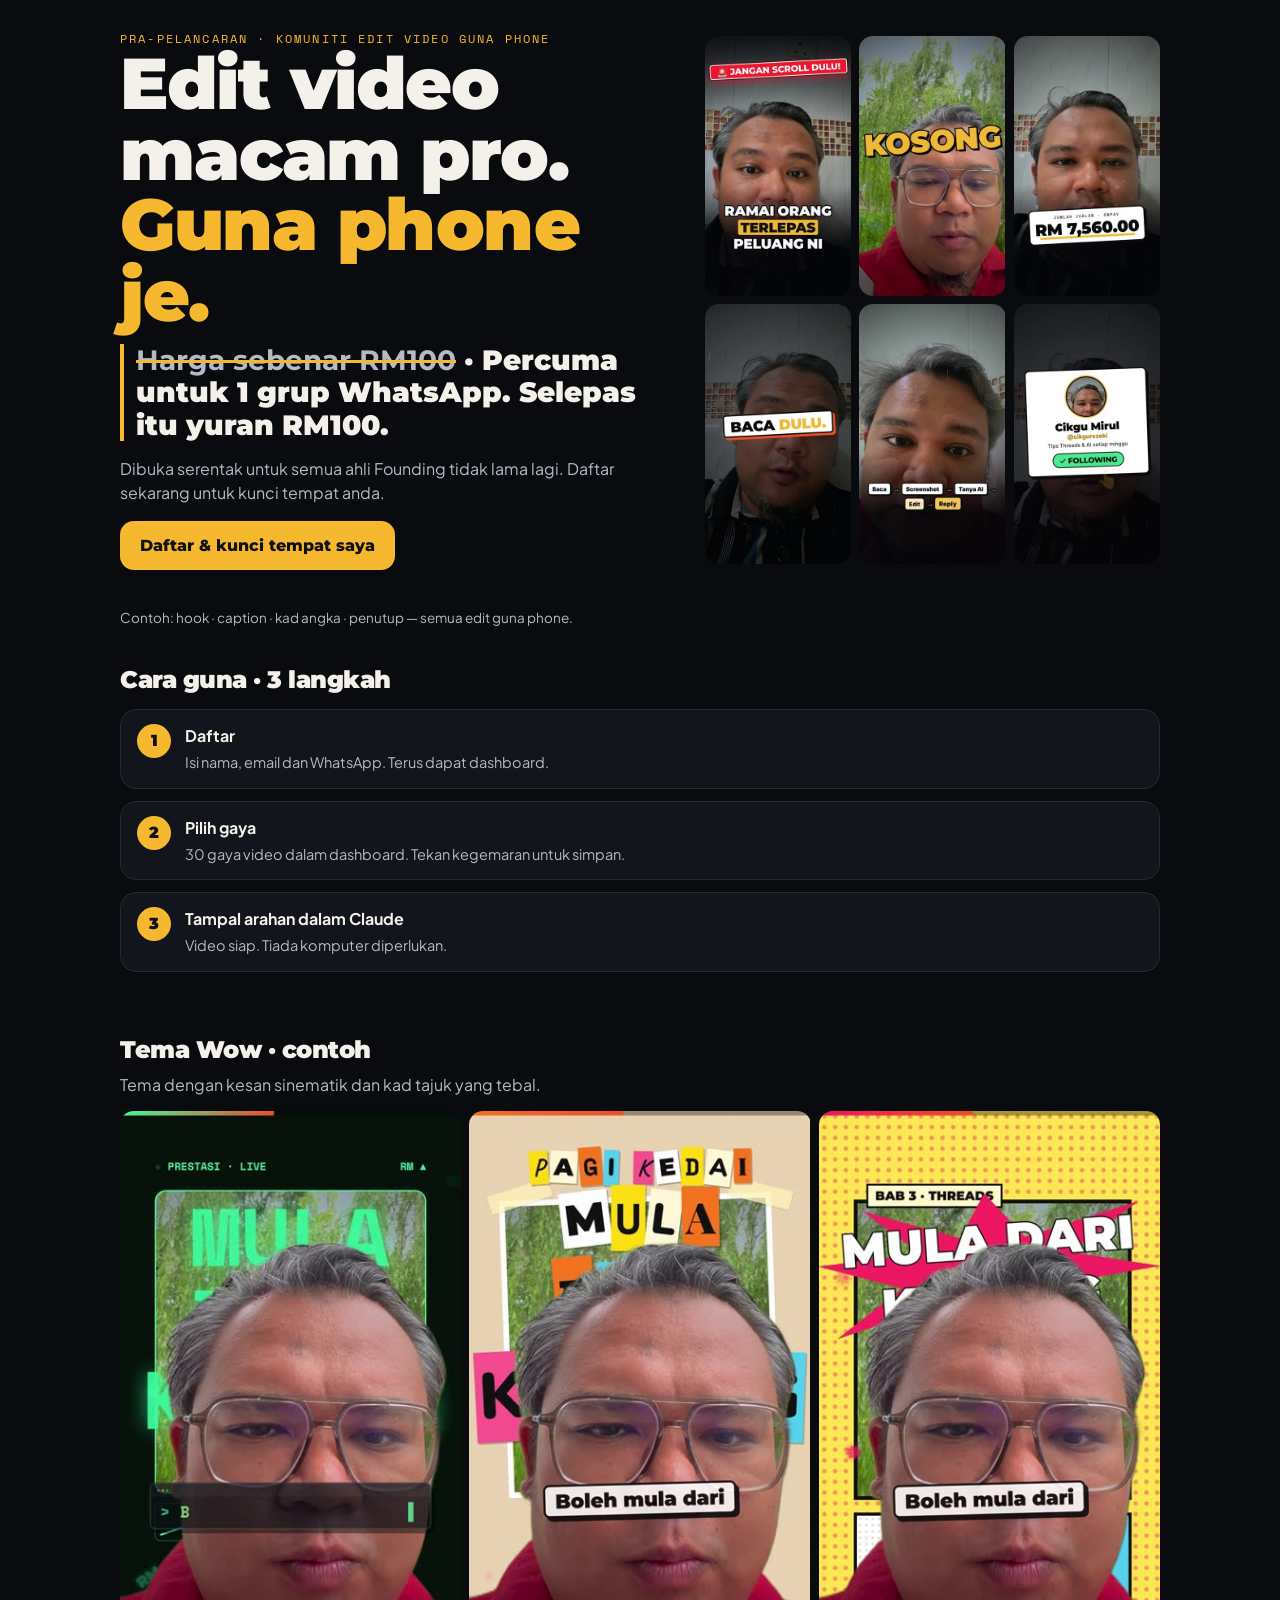
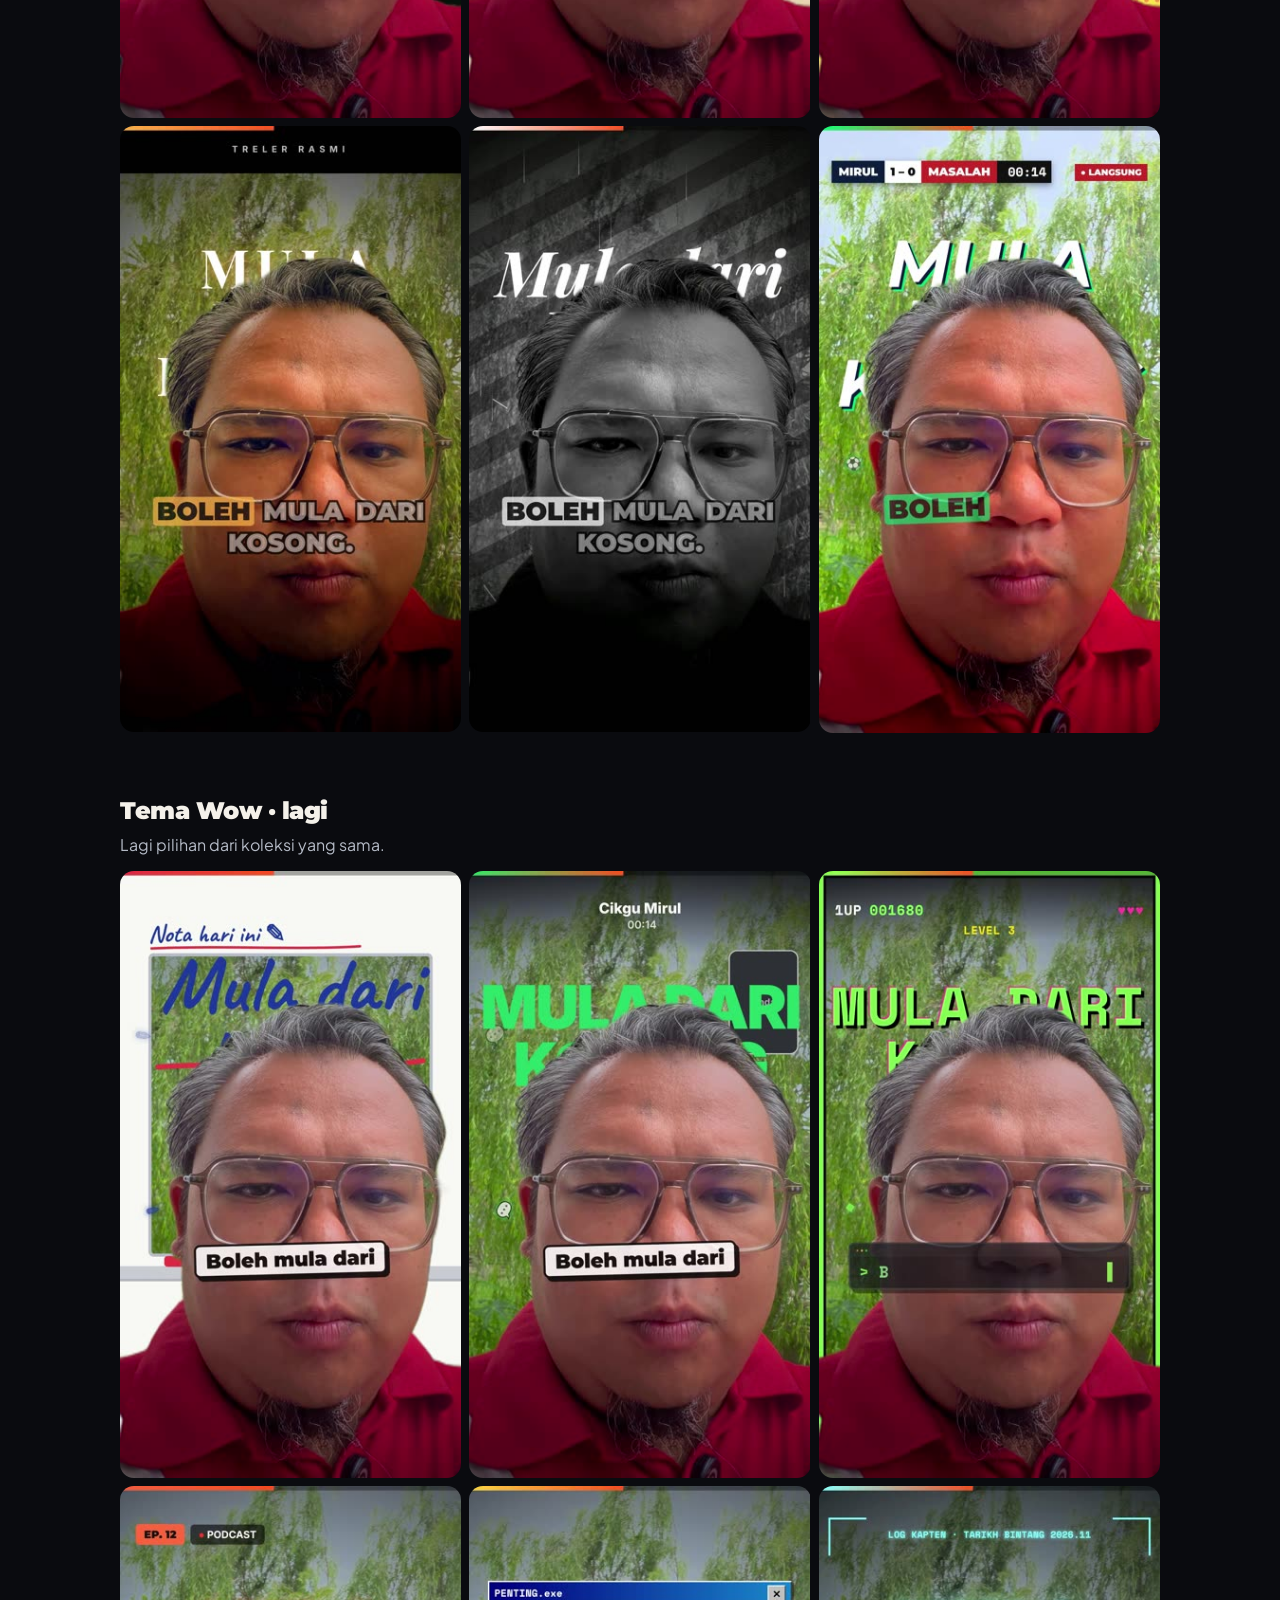
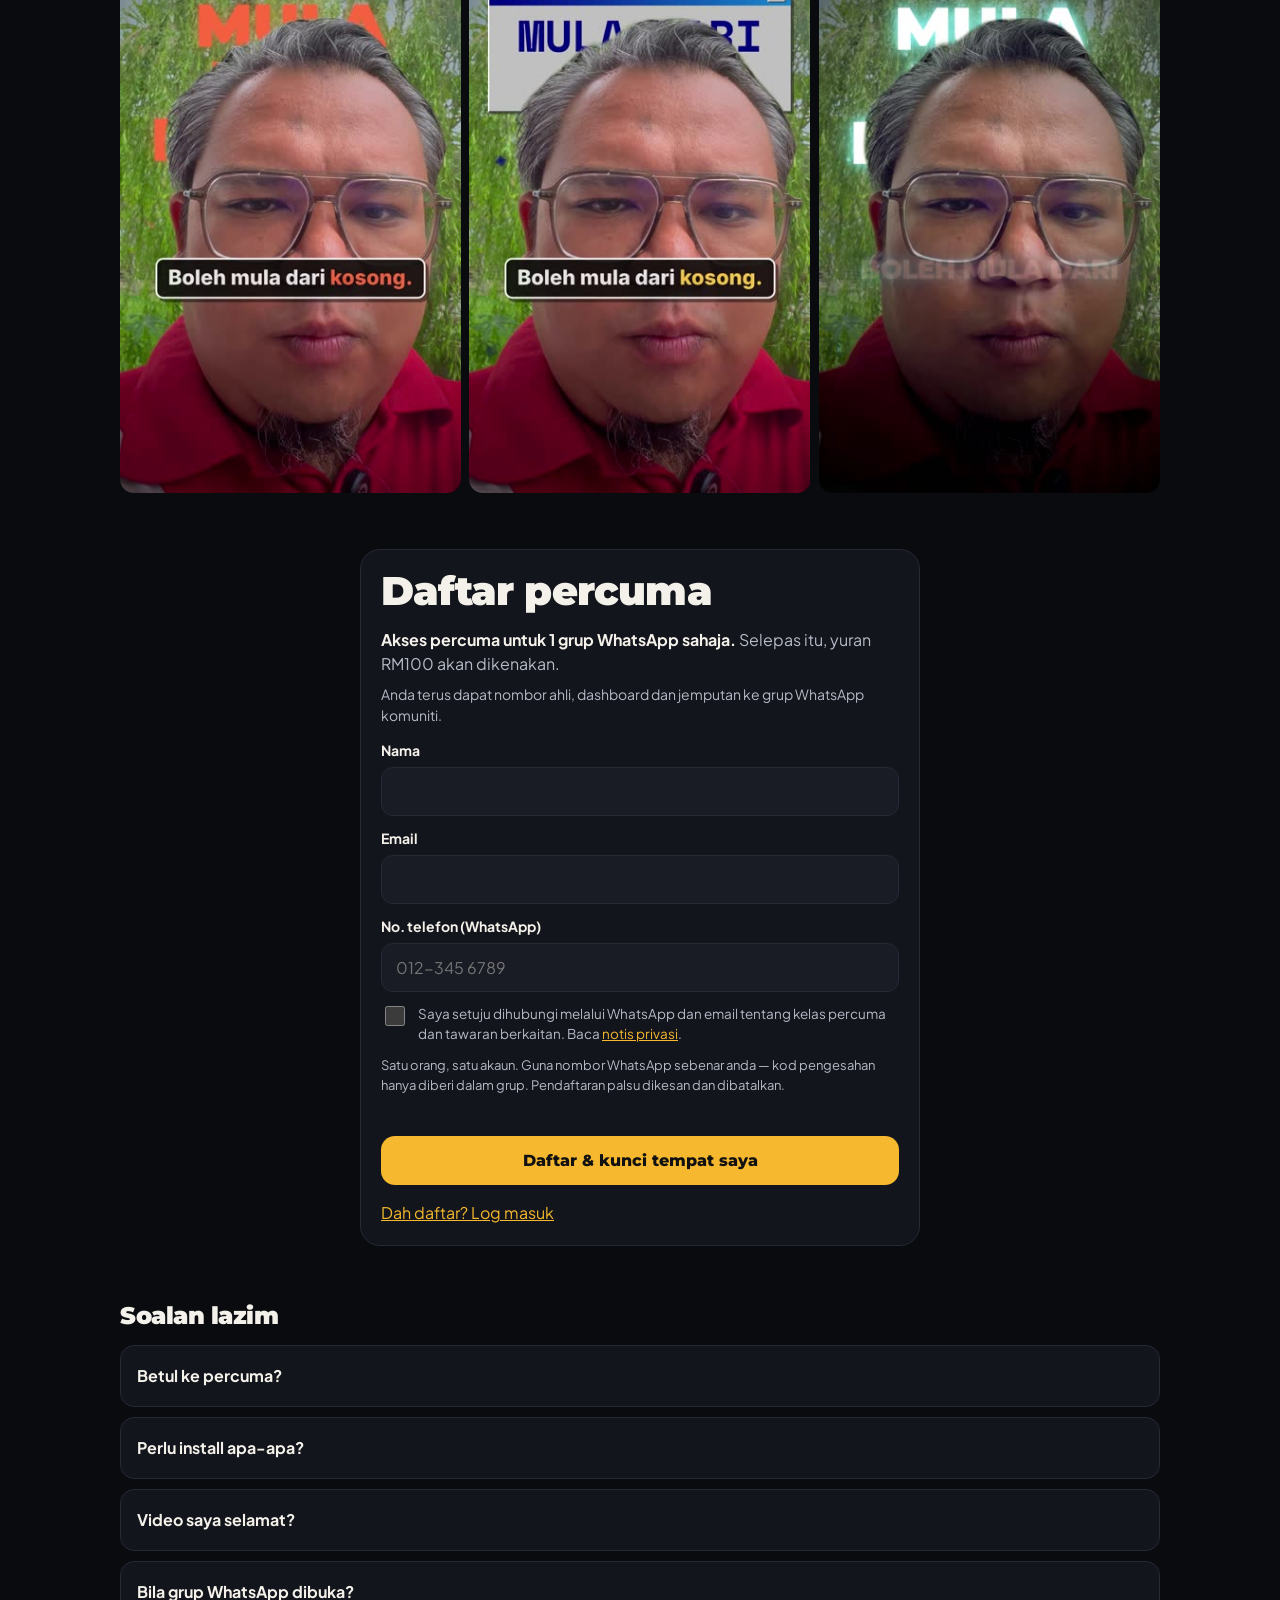
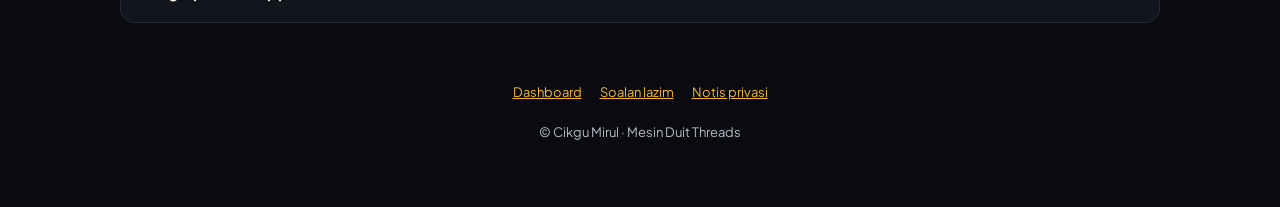
<file: app.html>
<!doctype html>
<html lang="ms">
<head>
<meta charset="utf-8">
<meta name="viewport" content="width=device-width, initial-scale=1, viewport-fit=cover">
<meta name="robots" content="noindex">
<title>Dashboard 30 Gaya · Cikgu Mirul</title>
<link rel="preconnect" href="https://fonts.googleapis.com"><link rel="preconnect" href="https://fonts.gstatic.com" crossorigin>
<link rel="stylesheet" href="https://fonts.googleapis.com/css2?family=Montserrat:wght@700;800;900&family=Plus+Jakarta+Sans:wght@400;600;700&family=Space+Mono:wght@400;700&display=swap">
<link rel="stylesheet" href="assets/style.css">
</head>
<body style="padding-bottom:190px">
<div class="wrap">
  <header class="band" style="padding-bottom:12px">
    <div class="row" style="gap:10px"><h2 id="hello">Memuatkan…</h2><span class="member" id="member" hidden></span></div>
    <p class="muted" id="class-text" style="margin:6px 0 0"></p>
    <div class="err" id="load-err" role="alert"></div>
  </header>

  <nav class="tabs" id="tabs" role="tablist" aria-label="Bahagian dashboard" hidden>
    <button type="button" role="tab" class="tab on" data-tab="main" aria-selected="true">Gaya &amp; Tema</button>
    <button type="button" role="tab" class="tab" data-tab="adv" aria-selected="false">WOW Advanced <span class="paid">Berbayar</span></button>
  </nav>

  <section class="band" id="adv" role="tabpanel" aria-label="WOW Advanced">
    <div class="adv-hero">
      <span class="eyebrow">Versi berbayar · pratonton</span>
      <h2>WOW Advanced</h2>
      <p class="muted" style="margin:6px 0 0">Kesan paling padu untuk video anda — setiap satu dirancang dengan <b>storyboard</b> yang anda lulus dulu sebelum video dihasilkan. Tengok contohnya di bawah.</p>
    </div>
    <div class="grid" id="agrid" style="margin-top:14px"></div>
    <div id="pgr" hidden style="margin-top:22px">
      <div class="row" style="justify-content:space-between;align-items:baseline;gap:10px"><h2>Mod Pengarah</h2><span class="lockpill">👁 Admin sahaja</span></div>
      <p class="muted" style="margin:6px 0 0">Untuk video “power”: isi objektif → Claude tulis skrip, senarai shot & B-roll ikut resipi → anda rakam → hantar klip → Claude susun & edit.</p>
      <form id="pgf" class="panel" style="margin-top:12px;display:flex;flex-direction:column;gap:10px" novalidate>
        <label>Resipi<select id="pg-r" style="display:block;width:100%;min-height:44px;margin-top:4px"><option value="R01">R01 · Tipografi Merah (servis, agensi, personal brand)</option><option value="R02">R02 · Amaran Jujur (kursus, bisnes kecil, siri pengajaran)</option></select></label>
        <label>Produk / servis / tawaran<input id="pg-p" type="text" placeholder="cth. Kelas Mesin Duit Threads" style="display:block;width:100%;min-height:44px;margin-top:4px"></label>
        <label>Sasaran<input id="pg-s" type="text" placeholder="cth. suri rumah yang nak income tambahan dari Threads" style="display:block;width:100%;min-height:44px;margin-top:4px"></label>
        <label>Matlamat video<input id="pg-m" type="text" placeholder="cth. orang daftar kelas / DM / follow" style="display:block;width:100%;min-height:44px;margin-top:4px"></label>
        <label>CTA<input id="pg-c" type="text" placeholder="cth. Komen THREADS" style="display:block;width:100%;min-height:44px;margin-top:4px"></label>
        <label>Fakta sebenar yang boleh disebut (pilihan)<textarea id="pg-f" rows="3" placeholder="pengalaman, hasil sebenar, apa yang termasuk…" style="display:block;width:100%;margin-top:4px"></textarea></label>
        <button class="btn" type="submit">Salin arahan untuk Claude</button>
        <textarea class="fb" id="pg-fb" hidden readonly></textarea>
      </form>
    </div>
    <div id="fmt" hidden style="margin-top:22px">
      <div class="row" style="justify-content:space-between;align-items:baseline;gap:10px"><h2>Format Lain</h2><span class="lockpill">👁 Admin sahaja</span></div>
      <p class="muted" style="margin:6px 0 0">Satu video → lebih banyak kandungan. Berbayar.</p>
      <div class="grid" id="fgrid" style="margin-top:12px"></div>
    </div>
    <div class="panel" style="margin-top:14px;display:flex;flex-direction:column;gap:10px">
      <h3 id="adv-name" style="margin:0">Pakej WOW Advanced</h3><div style="display:flex;align-items:baseline;gap:12px;flex-wrap:wrap"><span id="adv-price" style="font:900 48px Montserrat,sans-serif;color:var(--gold);line-height:1">RM59</span><span class="muted" id="adv-pnote" style="font-size:13.5px"></span></div>
      <ul class="mini" id="adv-feat"></ul>
      <a class="btn" id="adv-btn" href="#" target="_blank" rel="noopener">Saya nak — RM59</a>
      <p class="muted" id="adv-note" style="margin:0;font-size:13.5px"></p>
    </div>
  </section>

  <!-- the one thing to do next -->
  <section class="panel next-card" id="join" hidden>
    <span class="eyebrow">Langkah seterusnya</span>
    <h3>Masuk grup WhatsApp, kemudian sahkan</h3>
    <ol class="mini">
      <li>Tekan <b>Masuk grup</b> — kelas percuma diumumkan di sana.</li>
      <li>Salin kod dalam mesej yang di-pin, tampal di bawah.</li>
    </ol>
    <a class="btn wa" id="grp-btn" href="#" target="_blank" rel="noopener">Masuk grup WhatsApp</a>
    <form id="vf" class="row" novalidate><input class="code" id="vcode" type="text" autocomplete="off" placeholder="Kod grup, cth. MIRUL-1234" style="flex:1;min-width:150px"><button class="btn" id="vbtn" type="submit">Sahkan</button></form>
    <div class="err" id="v-err" role="alert"></div>
  </section>

  <!-- what to do now -->
  <section class="panel now-card" id="now" hidden style="margin-top:12px">
    <span class="eyebrow" id="now-eb"></span>
    <h3 id="now-title"></h3>
    <p class="muted" id="now-text" style="margin:0"></p>
    <div class="row"><button class="btn wa" type="button" id="now-wa">Kongsi ke WhatsApp</button><a class="btn ghost" href="jemput.html" id="now-btn"></a></div>
  </section>

  <section class="band" id="fn" hidden style="padding-bottom:0"></section>
  <section class="band" id="cele" hidden style="padding-bottom:0"></section>

  <section class="band" id="theme" hidden style="padding-bottom:0">
    <div class="row" style="justify-content:space-between;align-items:baseline;gap:10px"><h2>Tema Wow</h2><span class="lockpill" id="theme-lock">🎁 Hadiah ahli</span></div>
    <p class="muted" style="margin:6px 0 0">Satu tema = video anda nampak macam diedit penuh: konsep, B-roll & kapsyen automatik. Pilih satu, boleh campur dengan gaya di bawah.</p>
    <div class="grid" id="tgrid" style="margin-top:12px"></div>
  </section>

  <section class="band" style="padding-bottom:0">
    <div class="panel" style="display:flex;flex-direction:column;gap:12px">
      <h3>Hadiah anda</h3>
      <div id="ladder"></div>
      <p class="fline" id="fline" style="margin:0"></p>
      <p class="muted" style="margin:0;font-size:13.5px">Kawan dikira bila mereka daftar guna link anda <b>dan</b> sahkan grup dari telefon mereka sendiri. Pendaftaran palsu dibatalkan. <a href="jemput.html#peraturan">Lihat peraturan</a></p>
    </div>
  </section>

  <section class="band" style="padding-bottom:0">
    <details class="panel howto" id="howto">
      <summary>Cara guna (6 langkah)</summary>
      <div style="display:flex;flex-direction:column;gap:14px;margin-top:14px">
        <div style="border:1px dashed rgba(245,184,46,.55);border-radius:16px;padding:14px">
          <span class="eyebrow">Persediaan · sekali sahaja</span>
          <ul style="margin:8px 0 0;padding-left:20px;display:grid;gap:6px;font-size:14.5px">
            <li>Akaun <b>Claude</b> yang ada <b>Claude Code</b> (app Claude atau claude.ai).</li>
            <li>Akaun <b>GitHub</b> percuma → buka repo <a id="repo-link" href="#" target="_blank" rel="noopener">suruh-ai</a> → tekan <b>Fork</b>.</li>
            <li>Dalam Claude → <b>Code</b> → sambung GitHub → pilih repo itu.</li>
          </ul>
        </div>
        <ol class="plan">
          <li><div><b>Sediakan video</b><div class="muted">Rakam tegak (9:16). Upload ke Google Drive → Kongsi → <b>“Sesiapa yang ada pautan”</b> → salin link.</div></div></li>
          <li><div><b>Pilih 5–6 gaya</b><div class="muted">1 Hook + 1 Caption + 2–3 Kad + 1 Penutup. Atau tekan <b>Pilihkan untuk saya</b>.</div></div></li>
          <li><div><b>Tekan “Salin arahan”</b><div class="muted">Kod gaya anda disalin sekali.</div></div></li>
          <li><div><b>Tampal dalam Claude Code</b><div class="muted">Sesi baharu → repo suruh-ai → tampal → ganti “Video:” dengan link anda → hantar.</div></div></li>
          <li><div><b>Jawab soalan Claude</b><div class="muted">Gaya bertanda <span class="need" style="display:inline">Perlu</span> perlukan bahan anda (angka sebenar, nama, gambar).</div></div></li>
          <li><div><b>Muat turun video</b><div class="muted">±5–10 minit. Dapat MP4 penuh + versi WhatsApp.</div></div></li>
        </ol>
      </div>
    </details>
  </section>

  <section class="band">
    <h2>Pilih gaya</h2>
    <p class="muted" id="grid-note" hidden style="margin:6px 0 0">Pratonton sahaja. Butang <b>Salin arahan</b> dibuka bila akses anda terbuka.</p>
    <nav class="filters" id="filters" aria-label="Kategori"></nav>
    <div class="grid" id="grid"></div>
  </section>

  <section class="band" id="locked-sec" style="padding-top:0" hidden>
    <div class="row" style="justify-content:space-between;align-items:baseline"><h2>Pek Gaya Baharu</h2><a id="lock-state" href="jemput.html" class="lockpill" style="text-decoration:none">🔒 Berkunci</a></div>
    <div class="grid" id="lgrid" style="margin-top:12px"></div>
  </section>

  <section class="band" style="padding-top:0">
    <details class="panel">
      <summary style="cursor:pointer;font-weight:800">Buka dashboard dari telefon lain</summary>
      <p class="muted" style="margin:10px 0">Simpan link log masuk ini. <b>Rahsia — jangan kongsi.</b> Untuk ajak kawan, guna halaman <a href="jemput.html">Ajak kawan</a>.</p>
      <div class="linkline" id="privlink">…</div>
      <div class="row" style="margin-top:10px"><button class="btn ghost" type="button" id="copypriv">Salin link</button><button class="btn ghost" type="button" id="logout">Log keluar</button></div>
    </details>
  </section>
  <textarea class="fb" id="fb2" hidden readonly></textarea>
  <footer>© Cikgu Mirul · <a href="privacy.html">Notis privasi</a></footer>
</div>

<div class="dock">
  <div class="in">
    <div class="sel"><span class="n" id="cnt">0</span><span class="codes" id="codes">Belum pilih — tik kad gaya</span></div>
    <div class="btns"><button class="btn ghost" id="auto" type="button">Pilihkan untuk saya</button><button class="btn" id="copy" type="button" disabled>Salin arahan</button></div>
    <textarea class="fb" id="fb" hidden readonly></textarea>
  </div>
</div>
<div class="toast" id="toast" hidden></div>

<script src="config.js"></script>
<script src="assets/styles.js"></script>
<script src="assets/advanced.js"></script>
<script src="assets/materials.js"></script>
<script src="assets/app.js"></script>
<script>
const q = new URLSearchParams(location.search);
if (q.get("t")) { store.set("token", q.get("t")); history.replaceState(null, "", "app.html"); }
const token = store.get("token");
if (!token) location.href = "index.html#daftar";
$("class-text").textContent = C.CLASS_TEXT;
$("repo-link").href = C.SKILL_REPO;
// the guide opens by itself on the first visit only
try { if (!localStorage.getItem("howto_seen")) { $("howto").open = true; localStorage.setItem("howto_seen", "1"); } } catch (e) {}
let S = null;
const LOCK = '<svg viewBox="0 0 24 24" fill="none" stroke="currentColor" stroke-width="2" aria-hidden="true"><rect x="4" y="11" width="16" height="10" rx="2"/><path d="M8 11V7a4 4 0 0 1 8 0v4"/></svg>';

$("filters").innerHTML = '<button class="chip on" data-f="all" type="button">Semua</button><button class="chip" data-f="fav" type="button">❤️ Kegemaran</button>' + CATS.map(([n, k]) => `<button class="chip" data-f="${k}" type="button">${n}</button>`).join("");
// ---- favourites (❤️ on every card, remembered on this phone)
const FAV = { get() { try { return JSON.parse(localStorage.getItem("fav") || "[]"); } catch (e) { return []; } }, set(a) { try { localStorage.setItem("fav", JSON.stringify(a)); } catch (e) {} } };
function hearts(root) {
  const favs = FAV.get();
  root.querySelectorAll(".card").forEach(c => {
    const code = (c.querySelector(".code") || {}).textContent; const v = c.querySelector(".vid");
    if (!code || !v || v.querySelector(".fav")) return;
    v.insertAdjacentHTML("beforeend", `<button type="button" class="fav${favs.includes(code) ? " on" : ""}" aria-label="Simpan ${code} sebagai kegemaran" aria-pressed="${favs.includes(code)}">${favs.includes(code) ? "❤️" : "🤍"}</button>`);
    v.querySelector(".fav").addEventListener("click", e => {
      e.preventDefault(); e.stopPropagation();
      let f = FAV.get(); const on = !f.includes(code); f = on ? f.concat(code) : f.filter(x => x !== code); FAV.set(f);
      e.currentTarget.classList.toggle("on", on); e.currentTarget.textContent = on ? "❤️" : "🤍"; e.currentTarget.setAttribute("aria-pressed", on);
      toast(on ? `${code} disimpan dalam Kegemaran ❤️` : `${code} dibuang dari Kegemaran`);
    });
  });
}
$("grid").innerHTML = STYLES.map(s => `<label class="card" data-cat="${s.code[0]}" for="s-${s.code}"><input type="checkbox" id="s-${s.code}" value="${s.code}">
  <div class="vid"><video src="previews/${s.code}.mp4" poster="previews/${s.code}.jpg" muted loop playsinline preload="none"></video><span class="tick" aria-hidden="true"></span></div>
  <div class="meta"><span class="code">${s.code}</span><span class="name">${s.name}</span><p>${s.desc}</p>${s.need ? `<span class="need">Perlu: ${s.need}</span>` : ""}</div></label>`).join("");
function premiumGrid(open) {
  $("lgrid").innerHTML = PREMIUM.map(([c, n, d, need]) => open
    ? `<label class="card" for="s-${c}"><input type="checkbox" id="s-${c}" value="${c}"><div class="vid"><video src="previews/premium/${c}.mp4" poster="previews/premium/${c}.jpg" muted loop playsinline preload="none"></video><span class="tick" aria-hidden="true"></span></div>
       <div class="meta"><span class="code">${c}</span><span class="name">${n}</span><p>${d}</p>${need ? `<span class="need">Perlu: ${need}</span>` : ""}</div></label>`
    : `<div class="card locked"><div class="vid"><video src="previews/premium/${c}.mp4" poster="previews/premium/${c}.jpg" muted loop playsinline preload="none"></video></div>
       <div class="meta"><div class="row" style="gap:6px"><span class="code" style="background:#2a2d35;color:#C9D0DC">${c}</span><span class="lockpill">${LOCK}Berkunci</span></div><span class="name">${n}</span><p>${d}</p></div></div>`).join("");
  autoplayVisible($("lgrid")); hearts($("lgrid"));
  if (open) document.querySelectorAll("#lgrid input").forEach(b => { boxes.push(b); b.addEventListener("change", refreshSel); });
}
document.querySelectorAll("#filters .chip").forEach(ch => ch.addEventListener("click", () => {
  document.querySelectorAll("#filters .chip").forEach(x => x.classList.toggle("on", x === ch));
  const favs = FAV.get();
  document.querySelectorAll("#grid .card").forEach(c => (c.hidden = ch.dataset.f === "fav" ? !favs.includes(c.querySelector(".code").textContent) : ch.dataset.f !== "all" && c.dataset.cat !== ch.dataset.f));
}));
autoplayVisible($("grid")); hearts($("grid"));

const boxes = [...document.querySelectorAll("#grid input")];
premiumGrid(false);
const chosen = () => boxes.filter(b => b.checked).map(b => b.value);
function refreshSel() {
  const c = chosen(), open = S && S.access;
  const sel = (TEMA_SEL ? [TEMA_SEL] : []).concat(c);
  $("cnt").textContent = sel.length;
  $("codes").textContent = !S ? "…" : !open ? "🔒 Dibuka bila akses anda terbuka" : sel.length ? sel.join(" · ") : "Belum pilih — tik kad gaya";
  $("copy").disabled = !open || !sel.length; $("auto").disabled = !open;
}
boxes.forEach(b => b.addEventListener("change", refreshSel));
let TEMA_SEL = null;
function temaGrid(open) {
  if (temaGrid.state === open) return; temaGrid.state = open;
  $("tgrid").innerHTML = TEMA.map(([c, n, d]) => `<label class="card${open ? "" : " locked"}" ${open ? `for="t-${c}"` : ""}>${open ? `<input type="radio" name="tema" id="t-${c}" value="${c}">` : ""}
    <div class="vid"><video src="previews/tema/${c}.mp4" poster="previews/tema/${c}.jpg" muted loop playsinline preload="none"></video>${open ? '<span class="tick" aria-hidden="true"></span>' : ""}</div>
    <div class="meta"><span class="code">${c}</span><span class="name">${n}</span><p>${d}</p></div></label>`).join("");
  autoplayVisible($("tgrid")); hearts($("tgrid"));
  if (open) document.querySelectorAll('#tgrid input').forEach(b => b.addEventListener("change", () => { TEMA_SEL = b.value; refreshSel(); }));
}
function prompt(codes) {
  const L = ['Edit video saya guna skill "30 Gaya Video Cikgu Mirul" (repo suruh-ai).'];
  if (TEMA_SEL) {
    const t = TEMA.find(x => x[0] === TEMA_SEL); const tp = S && (S.rewards || []).find(r => r.kind === "theme" && r.unlocked && r.url);
    L.push(`Tema: ${TEMA_SEL} ${t ? t[1] : ""} — rancang B-roll automatik ikut catalog_tema.md.`);
    if (tp) L.push(`Pek Tema Wow: muat turun ${tp.url} dan unzip ke .claude/skills/gaya-cikgu-mirul/ sebelum edit.`);
  }
  if (codes) {
    L.push("Gaya: " + codes.join(" "));
    const all = STYLES.map(s => [s.code, s.need]).concat(PREMIUM.map(p => [p[0], p[3]]));
    const need = codes.map(c => all.find(x => x[0] === c)).filter(x => x && x[1]).map(x => `${x[0]} → ${x[1]}: ___`);
    if (need.length) L.push("Bahan saya:", ...need);
    const pk = S && (S.rewards || []).find(r => r.kind === "pack" && r.unlocked && r.url);
    if (codes.some(c => c.startsWith("P")) && pk) L.push(`Pek Gaya Baharu: muat turun ${pk.url} dan unzip ke .claude/skills/gaya-cikgu-mirul/ sebelum edit.`);
  } else L.push("Tonton video saya, pilihkan 5–6 gaya yang paling sesuai, dan terangkan kenapa sebelum mula edit.");
  L.push("Video: (link Google Drive / saya upload dalam chat ini)", "Format: 9:16 (1080×1920). Kekalkan suara asal saya.");
  return L.join("\n");
}
$("copy").addEventListener("click", () => copyText(prompt(chosen()), "fb"));
$("auto").addEventListener("click", () => copyText(prompt(null), "fb"));

function render(s) {
  S = s;
  $("hello").textContent = `Hai ${s.name.split(" ")[0]} 👋`;
  $("member").hidden = false; $("member").textContent = `Ahli #${num(s.member_no)}${s.founding ? " · Founding" : ""}`;
  $("grp-btn").href = s.group_url || "#";
  $("join").hidden = !!s.verified;
  const n = nowCard(s);
  $("now").hidden = false; $("now-eb").textContent = n.eb; $("now-title").textContent = n.title; $("now-text").textContent = n.text;
  $("now-btn").textContent = n.btn ? "Ayat & bahan kongsi →" : ""; $("now-btn").hidden = !n.btn; $("now-wa").hidden = !n.btn || !!s.flagged;
  const fn = friendNotice(s); $("fn").hidden = !fn; $("fn").innerHTML = fn;
  const th = (s.rewards || []).find(r => r.kind === "theme");
  if (th && window.TEMA) {
    $("theme").hidden = false;
    $("theme-lock").textContent = th.unlocked ? "✓ Terbuka" : th.later ? "🎁 Hadiah ahli" : `🔒 Ajak ${Math.max(0, th.needed - th.have)} lagi kawan` + (th.released ? "" : " · dibuka tidak lama lagi");
    temaGrid(!!th.unlocked);
  }
  if (window.advGate) advGate(s.community ? s.community.total : 0);
  const cb = celebrateHTML(s.community); $("cele").hidden = !cb; $("cele").innerHTML = cb;
  $("ladder").innerHTML = ladderHTML(s);
  $("fline").innerHTML = "Kawan anda: " + friendsLine(s);
  $("grid-note").hidden = !!s.access;
  const pk = (s.rewards || []).find(r => r.kind === "pack");
  $("locked-sec").hidden = !pk;  // pek baharu stays secret until revealed
  if (pk && pk.unlocked) { $("lock-state").textContent = "✓ Terbuka"; $("lock-state").removeAttribute("href"); if (!premiumGrid.done) { premiumGrid(true); premiumGrid.done = true; } }
  else if (pk) $("lock-state").textContent = pk.released ? `🔒 Perlu ${pk.needed} kawan` : `🔒 Dibuka pada ${num(pk.release_at)} ahli`;
  $("privlink").textContent = pretty(`${siteBase()}/app.html?t=${token}`);
  refreshSel();
}
$("now-wa").addEventListener("click", () => S && waShare(shareText(refLink(S.ref_code), S.community.total >= S.community.founding_size)));
$("copypriv").addEventListener("click", () => copyText("https://" + $("privlink").textContent, "fb2"));
$("logout").addEventListener("click", () => { store.del("token"); location.href = "index.html"; });

$("vf").addEventListener("submit", async ev => {
  ev.preventDefault(); $("v-err").textContent = ""; $("vbtn").disabled = true;
  try { const r = await rpc("verify_group", { p_token: token, p_code: $("vcode").value, p_device: deviceId() }); if (r.error) $("v-err").textContent = errText(r.error); else { render(r); toast("Disahkan ✓"); } }
  catch (e) { $("v-err").textContent = e.message; } finally { $("vbtn").disabled = false; }
});

rpc("lead_status", { p_token: token }).then(r => {
  if (r.error) { $("load-err").textContent = errText(r.error); if (r.error === "TOKEN") { store.del("token"); setTimeout(() => (location.href = "index.html#daftar"), 1500); } return; }
  render(r);
}).catch(e => ($("load-err").textContent = e.message));
refreshSel();

// ---- tabs: "Gaya & Tema" (free) | "WOW Advanced" (paid preview) ----
(function () {
  const A = window.ADV || { items: [], features: [] };
  window.advCards = () => { $("agrid").innerHTML = A.items.filter(it => !it.admin || window.ADMIN_OK).map(it => `<div class="card adv-card">
    <div class="vid"><video src="${it.video}" poster="${it.poster}" muted loop playsinline preload="none"></video><span class="paidtag">${it.badge || "Berbayar"}</span></div>
    <div class="meta"><span class="code">${it.code}</span><span class="name">${it.name}${it.admin ? ' <span class="adm">👁 Admin</span>' : ""}</span><p>${it.desc}</p></div></div>`).join(""); autoplayVisible($("agrid")); };
  advCards();
  $("adv-feat").innerHTML = A.features.map(f => `<li>${f}</li>`).join("");
  $("fgrid").innerHTML = (A.formats || []).map(f => `<div class="card adv-card"><div class="vid" style="aspect-ratio:4/5">${f.img ? `<img src="${f.img}" alt="${f.name}" style="width:100%;height:100%;object-fit:cover;display:block">` : '<div style="height:100%;display:flex;align-items:center;justify-content:center;color:#9AA3B2;font-weight:800">Akan datang</div>'}<span class="paidtag">${f.ready ? "Berbayar" : "Dalam pembinaan"}</span></div>
    <div class="meta"><span class="code">${f.code}</span><span class="name">${f.name}</span><p>${f.desc}</p></div></div>`).join("");
  window.fmtGate = () => { $("fmt").hidden = !(window.ADMIN_OK || (window.CONFIG || {}).FORMATS_PUBLIC); $("pgr").hidden = !(window.ADMIN_OK || (window.CONFIG || {}).PENGARAH_PUBLIC); };
  $("pgf").addEventListener("submit", e => {
    e.preventDefault(); const v = id => $(id).value.trim();
    const L = ['MOD PENGARAH — skill "gaya-cikgu-mirul" (scripts/pengarah.py, resipi/' + v("pg-r") + ').',
      "Resipi: " + $("pg-r").selectedOptions[0].textContent, "Produk/tawaran: " + v("pg-p"), "Sasaran: " + v("pg-s"), "Matlamat: " + v("pg-m"), "CTA: " + v("pg-c")];
    if (v("pg-f")) L.push("Fakta sebenar: " + v("pg-f"));
    L.push("Tulis brief.json ikut babak resipi (skrip BM ringkas, guna fakta di atas sahaja — jangan reka angka/testimoni), jana halaman Mod Pengarah, dan beri saya link/fail untuk dibuka di phone semasa rakam.");
    copyText(L.join("\n"), "pg-fb");
  });
  fmtGate();
  if (A.price) { $("adv-price").textContent = A.price; $("adv-name").textContent = A.name || "Pakej WOW Advanced"; $("adv-pnote").textContent = A.note || ""; }
  const link = (window.CONFIG || {}).ADV_LINK || "";
  if (link) { $("adv-btn").href = link; $("adv-btn").textContent = "Saya nak — " + (A.price || ""); $("adv-note").textContent = "Selepas bayar, pakej & cara pasang dihantar kepada anda."; }
  else { $("adv-btn").removeAttribute("href"); $("adv-btn").classList.add("disabled"); $("adv-btn").textContent = "Dibuka tidak lama lagi"; $("adv-note").textContent = "Pratonton sahaja buat masa ini. Pengumuman dalam grup WhatsApp."; }
  let seen = false;
  function show(t) {
    document.body.classList.toggle("tab-adv", t === "adv");
    document.querySelectorAll("#tabs .tab").forEach(b => { const on = b.dataset.tab === t; b.classList.toggle("on", on); b.setAttribute("aria-selected", on); });
    if (t === "adv" && !seen) { seen = true; autoplayVisible($("agrid")); }
    try { sessionStorage.setItem("tab", t); } catch (e) {}
  }
  document.querySelectorAll("#tabs .tab").forEach(b => b.addEventListener("click", () => show(b.dataset.tab)));
  // WOW Advanced (paid) stays completely hidden until the community reaches ADV_RELEASE members (default 2,000)
  window.advGate = function (total) {
    if (total != null) advGate.total = total;
    const open = window.ADMIN_OK || (advGate.total || 0) >= ((window.CONFIG || {}).ADV_RELEASE || 2000);
    $("tabs").hidden = !open;
    if (!open) { show("main"); return; }
    if (advGate.done) return; advGate.done = true;
    let t0 = "main"; try { t0 = sessionStorage.getItem("tab") || t0; } catch (e) {}
    if (location.hash === "#advanced") t0 = "adv";
    show(t0);
  };
  show("main");
  // the admin (logged in on admin.html on this phone) can always preview the paid tab
  const ak = store.get("adminkey");
  if (ak) rpc("admin_overview", { p_key: ak }).then(r => {
    if (!r || r.error) return;
    window.ADMIN_OK = true; if (window.fmtGate) fmtGate(); if (window.advCards) advCards();
    const tab = document.querySelector('#tabs [data-tab="adv"]');
    if (tab && !tab.querySelector(".adm")) tab.insertAdjacentHTML("beforeend", ' <span class="adm" title="Hanya admin nampak sebelum dibuka">👁 Admin</span>');
    advGate(null);
  }).catch(() => {});
})();
</script>
</body>
</html>
</file>
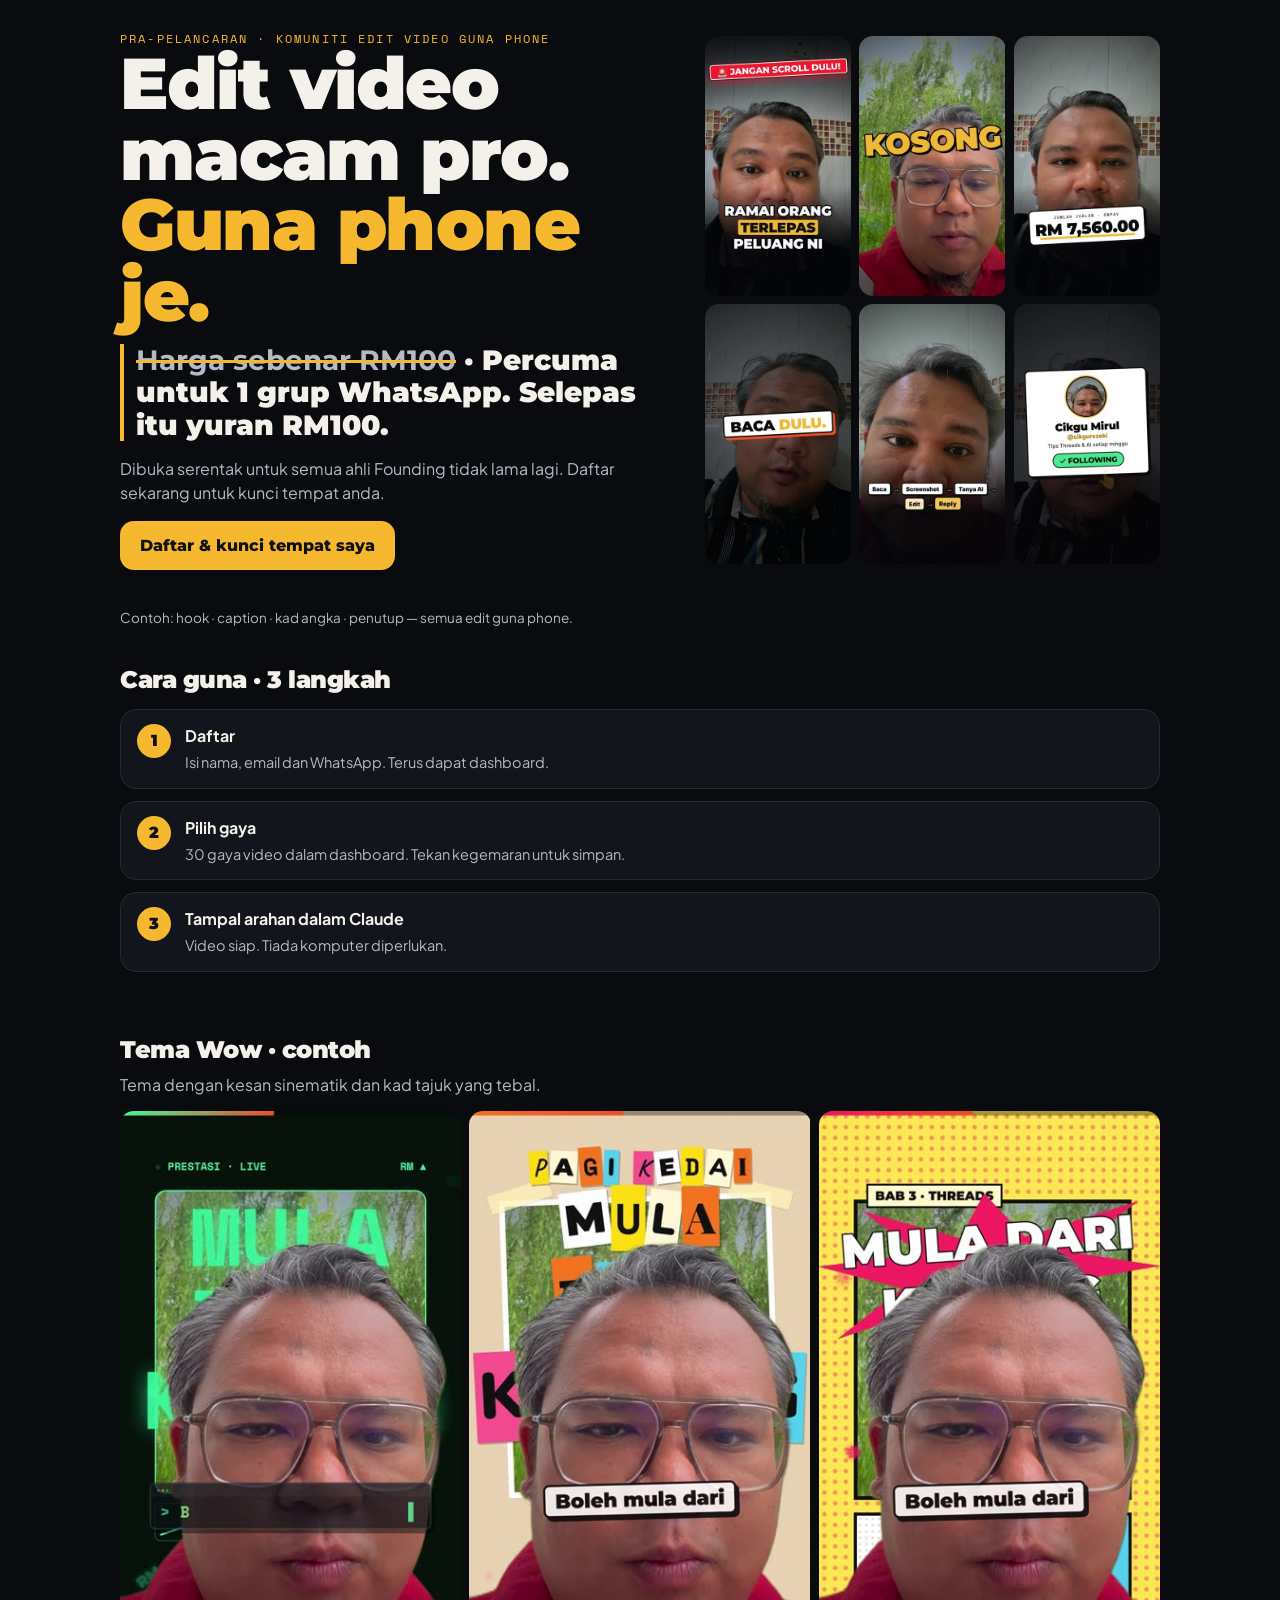
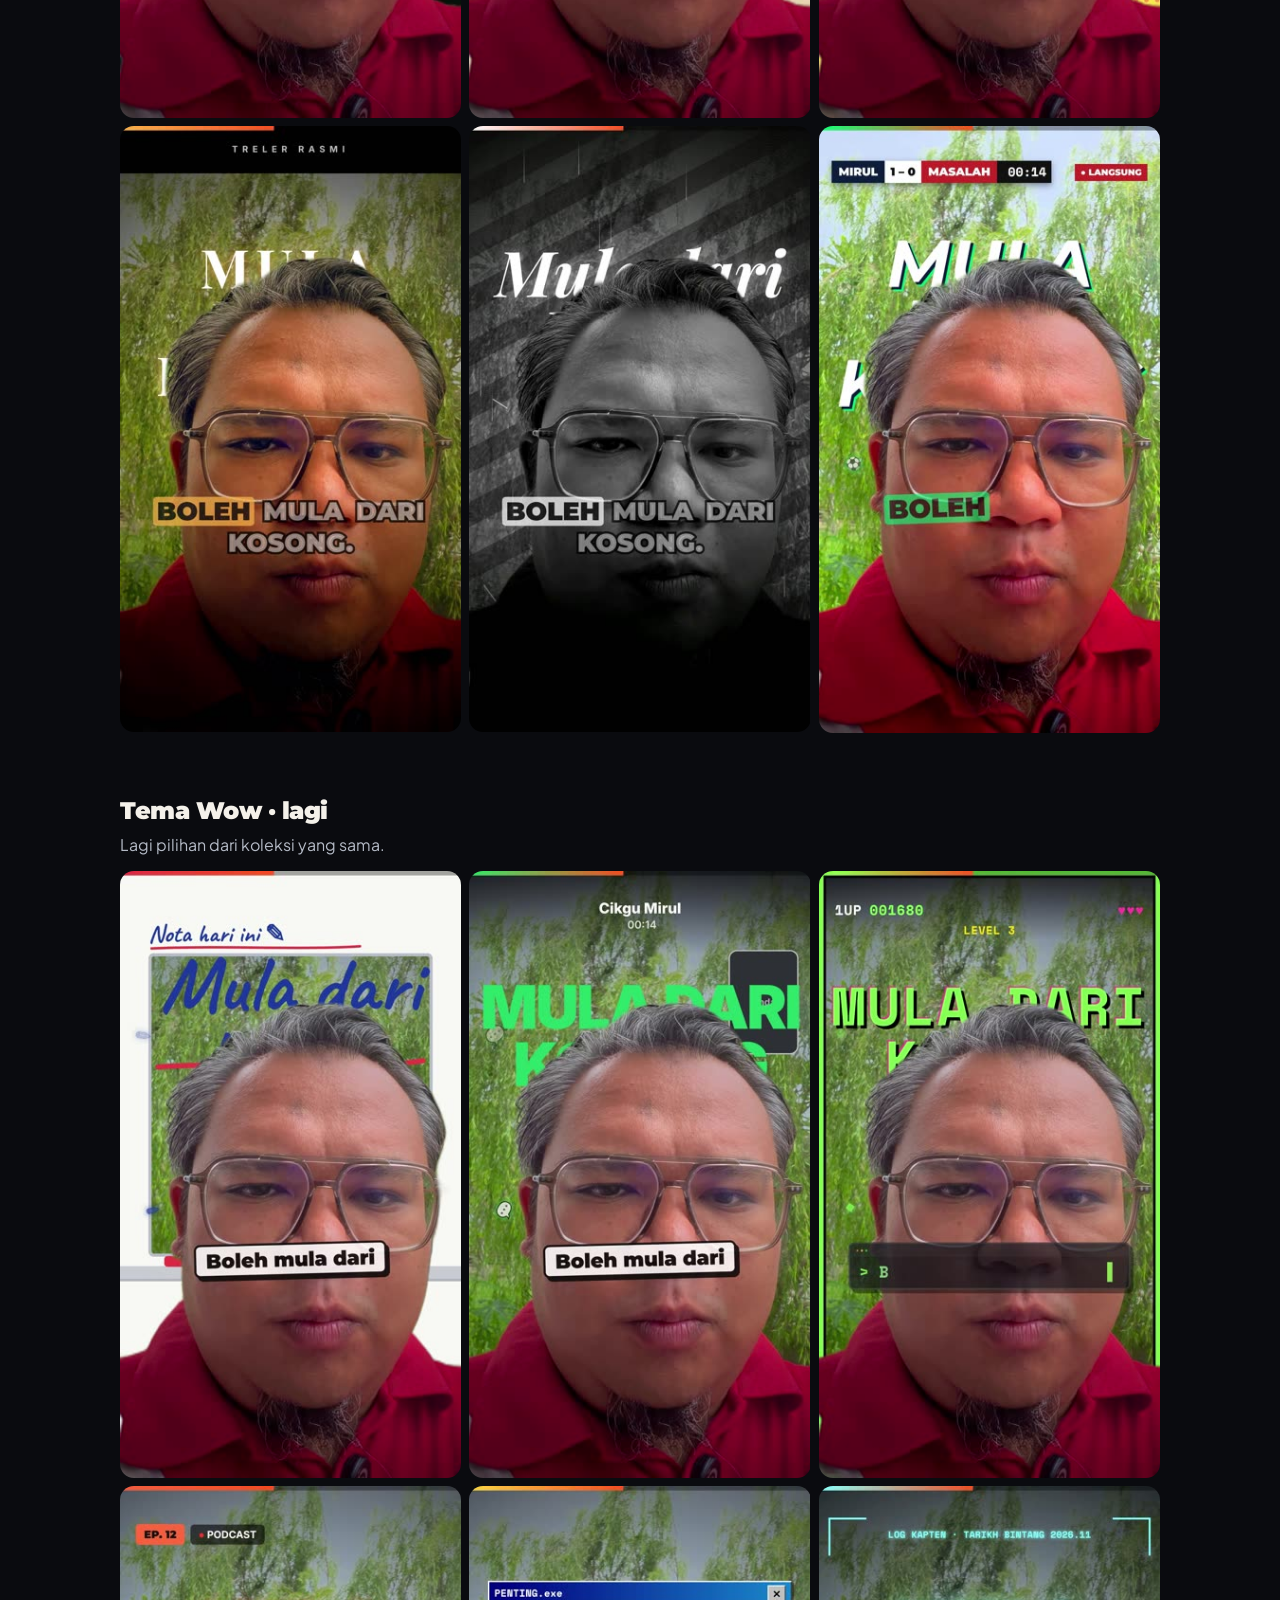
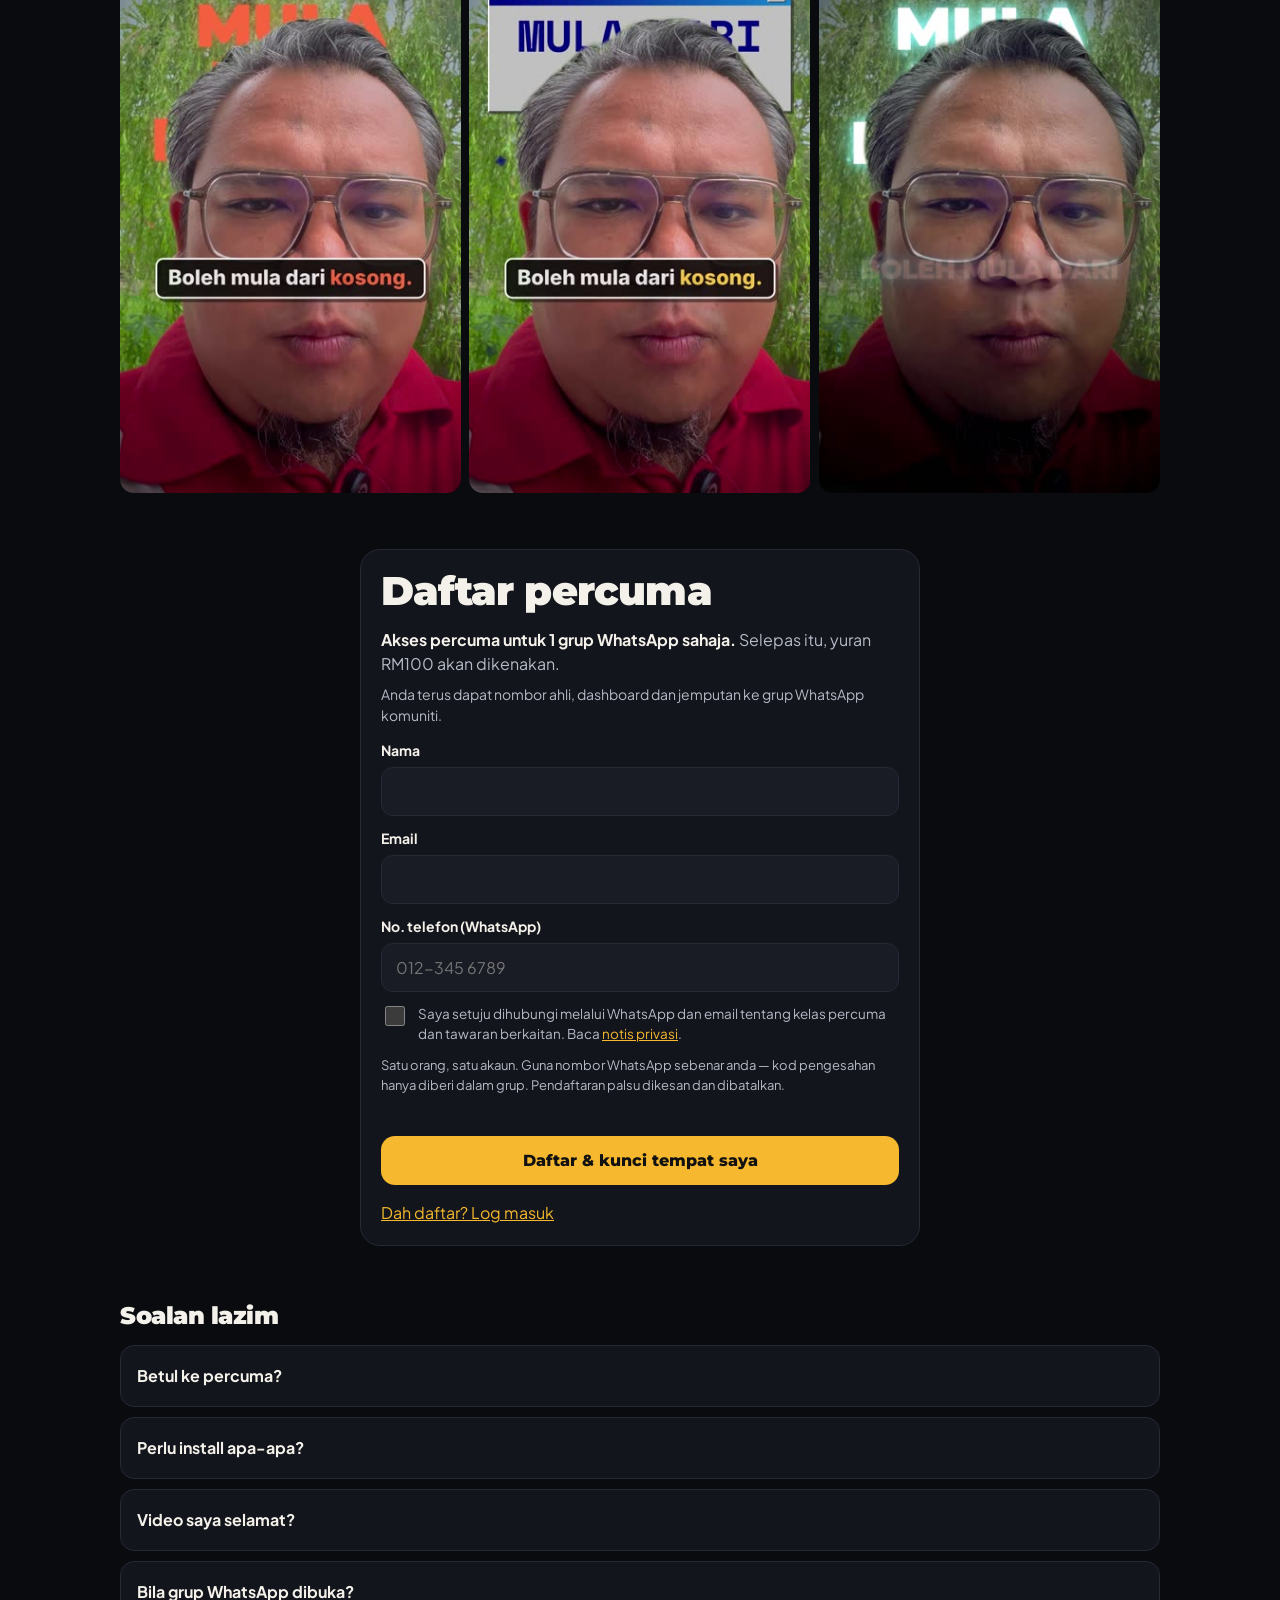
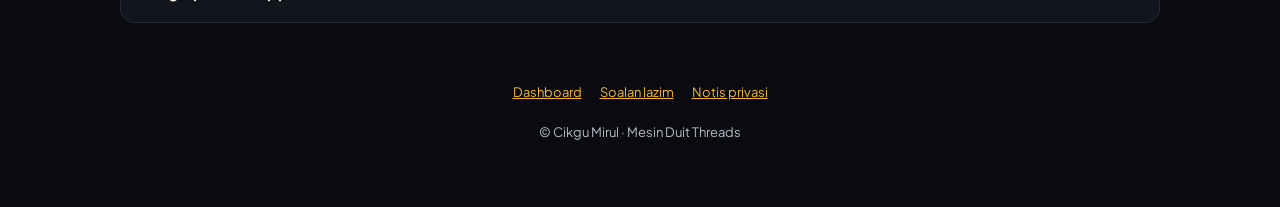
<file: jemput.html>
<!doctype html>
<html lang="ms">
<head>
<meta charset="utf-8">
<meta name="viewport" content="width=device-width, initial-scale=1, viewport-fit=cover">
<meta name="robots" content="noindex">
<title>Game Plan · Komuniti 30 Gaya</title>
<link rel="preconnect" href="https://fonts.googleapis.com"><link rel="preconnect" href="https://fonts.gstatic.com" crossorigin>
<link rel="stylesheet" href="https://fonts.googleapis.com/css2?family=Montserrat:wght@700;800;900&family=Plus+Jakarta+Sans:wght@400;600;700&family=Space+Mono:wght@400;700&display=swap">
<link rel="stylesheet" href="assets/style.css">
<style>
.tabs { display:flex; gap:8px; overflow-x:auto; scrollbar-width:none; padding-bottom:2px }
.tabs::-webkit-scrollbar { display:none }
.big { font-family:var(--display); font-weight:900; font-size:64px; line-height:1; color:var(--gold); font-variant-numeric:tabular-nums }
.mat { display:grid; grid-template-columns:repeat(auto-fill,minmax(150px,1fr)); gap:12px }
.mat figure { margin:0; background:var(--panel); border:1px solid var(--line); border-radius:16px; overflow:hidden; display:flex; flex-direction:column; min-width:0 }
.mat video, .mat img { width:100%; aspect-ratio:9/16; max-width:100%; object-fit:cover; background:#000; display:block }
.mat img.feed { aspect-ratio:4/5 }
.mat figcaption { padding:10px; display:flex; flex-direction:column; gap:8px; font-weight:700; font-size:13.5px }
.mat .btn { padding:10px; font-size:14px }
.soon { aspect-ratio:9/16; display:flex; align-items:center; justify-content:center; text-align:center; padding:12px; color:var(--muted); font-size:13px; background:repeating-linear-gradient(135deg,#14161d 0 14px,#181b23 14px 28px) }
</style>
</head>
<body>
<div class="wrap">
  <header class="band" style="padding-bottom:6px">
    <a href="app.html" style="font-weight:700;text-decoration:none">← Dashboard</a>
    <h2 style="margin-top:12px" id="gp-title">Ajak kawan, buka hadiah</h2>
    <p class="muted" id="gp-sub" style="margin:6px 0 0"></p>
    <div class="err" id="load-err" role="alert"></div>
  </header>

  <section class="panel now-card" id="now" hidden style="margin-top:0">
    <span class="eyebrow" id="now-eb"></span>
    <h3 id="now-title"></h3>
    <p class="muted" id="now-text" style="margin:0"></p>
  </section>

  <section class="band" id="fn" hidden style="padding-bottom:0"></section>
  <section class="band" id="cele" hidden style="padding-bottom:0"></section>

  <section class="band" style="padding-bottom:6px">
    <ol class="plan">
      <li id="p1"><div><b>Sahkan grup anda</b><div class="muted">Masuk grup WhatsApp & masukkan kod di <a href="app.html">dashboard</a>. Contoh video & tutorial dikongsi di sana.</div></div></li>
      <li><div><b>Kongsi link anda</b><div class="muted">Salin link + ayat di bawah. Tambah video atau gambar jika mahu.</div></div></li>
      <li><div><b>Kawan daftar & sahkan grup</b><div class="muted">Hadiah terbuka automatik. Pendaftaran palsu tidak dikira.</div></div></li>
    </ol>
  </section>

  <section class="band" style="padding-top:6px">
    <div class="panel" style="display:flex;flex-direction:column;gap:12px"><h3>Hadiah anda</h3><p class="fline" id="fline" style="margin:0"></p><div id="ladder"></div></div>
  </section>

  <section class="band" style="padding-top:0"><div class="panel" id="rules"></div></section>

  <section class="band" style="padding-top:0">
    <div class="panel" style="display:flex;flex-direction:column;gap:10px">
      <span class="eyebrow">Link jemputan anda</span>
      <div class="linkline" id="mylink">…</div>
      <button class="btn" type="button" id="copylink">Salin link</button>
    </div>
  </section>

  <section class="band" style="padding-top:0">
    <h3 style="margin-bottom:10px">Ayat siap untuk dikongsi</h3>
    <div class="tabs" id="ptabs" role="tablist"></div>
    <div class="panel" style="margin-top:10px;display:flex;flex-direction:column;gap:10px">
      <pre class="copytxt" id="cap" aria-live="polite"></pre>
      <button class="btn wa" type="button" id="wa">Kongsi ke WhatsApp</button>
      <div class="btns"><button class="btn ghost" type="button" id="swap">🔄 Tukar ayat</button><button class="btn ghost" type="button" id="copycap">Salin ayat</button></div>
      <button class="btn ghost" type="button" id="nshare" hidden>Kongsi ke app lain (Threads, IG, FB…)</button>
      <span class="muted" style="font-size:13px" id="capn"></span>
    </div>
  </section>

  <section class="band" style="padding-top:0">
    <h3 style="margin-bottom:10px">Bahan untuk dikongsi</h3>
    <div class="tabs" role="tablist"><button class="chip on" type="button" data-m="videos">Video</button><button class="chip" type="button" data-m="images">Gambar</button></div>
    <p class="muted" style="font-size:13.5px">Muat turun, kemudian kongsi bersama ayat & link anda.</p>
    <div class="mat" id="mat"></div>
  </section>
  <textarea class="fb" id="fb" hidden readonly></textarea>
  <footer>© Cikgu Mirul · <a href="privacy.html">Notis privasi</a></footer>
</div>
<div class="toast" id="toast" hidden></div>
<script src="config.js"></script>
<script src="assets/materials.js"></script>
<script src="assets/app.js"></script>
<script>
$("rules").innerHTML = rulesHTML();
const q = new URLSearchParams(location.search);
if (q.get("t")) { store.set("token", q.get("t")); history.replaceState(null, "", "jemput.html"); }
const token = store.get("token");
if (!token) location.href = "index.html#daftar";
let LINK = "", BANK = COPY, plat = Object.keys(COPY)[0], idx = 0;

function capText() { return BANK[plat][idx].replaceAll("{link}", pretty(LINK)).replaceAll("{brand}", C.BRAND); }
function showCap() { $("cap").textContent = capText(); $("capn").textContent = `Versi ${idx + 1} daripada ${BANK[plat].length}`; }
$("ptabs").innerHTML = Object.keys(COPY).map(k => `<button class="chip${k === plat ? " on" : ""}" type="button" role="tab" data-p="${k}">${k}</button>`).join("");
document.querySelectorAll("#ptabs .chip").forEach(b => b.addEventListener("click", () => {
  plat = b.dataset.p; idx = 0; document.querySelectorAll("#ptabs .chip").forEach(x => x.classList.toggle("on", x === b)); showCap();
}));
$("swap").addEventListener("click", () => { idx = (idx + 1) % BANK[plat].length; showCap(); });
$("copycap").addEventListener("click", () => copyText(capText(), "fb"));
$("wa").addEventListener("click", () => waShare(capText()));
if (canNativeShare()) { $("nshare").hidden = false; $("nshare").addEventListener("click", () => nativeShare(capText(), LINK)); }
$("copylink").addEventListener("click", () => copyText(LINK, "fb"));

function showMat(kind) {
  const m = MATERIALS[kind];
  $("mat").innerHTML = kind === "videos"
    ? m.map(v => `<figure><video src="${v.src}" poster="${v.poster || ""}" muted loop playsinline preload="none" controls></video><figcaption>${v.title}<a class="btn ghost" href="${v.src}" download>Muat turun</a></figcaption></figure>`).join("")
      + (MATERIALS.coming || []).map(t => `<figure><div class="soon">Akan datang<br>${t}</div><figcaption>${t}</figcaption></figure>`).join("")
    : m.map(v => `<figure><img src="${v.src}" alt="${v.title}" class="${/feed/i.test(v.title) ? "feed" : ""}" loading="lazy"><figcaption>${v.title}<a class="btn ghost" href="${v.src}" download>Muat turun</a></figcaption></figure>`).join("");
  if (kind === "videos") autoplayVisible($("mat"));
}
document.querySelectorAll("[data-m]").forEach(b => b.addEventListener("click", () => {
  document.querySelectorAll("[data-m]").forEach(x => x.classList.toggle("on", x === b)); showMat(b.dataset.m);
}));
showMat("videos");

rpc("lead_status", { p_token: token }).then(s => {
  if (s.error) { $("load-err").textContent = errText(s.error); return; }
  LINK = refLink(s.ref_code); $("mylink").textContent = pretty(LINK); showCap();
  const c = s.community, acc = (s.rewards || [])[0] || {};
  if (c.total >= c.founding_size && window.COPY_AFTER) { BANK = COPY_AFTER; idx = 0; showCap(); }
  const nx = s.next; $("gp-title").textContent = nx ? (nx.remaining > 0 ? `Ajak ${nx.remaining} kawan, buka hadiah` : "Ajak kawan, buka hadiah") : "Semua hadiah terbuka 🎉";
  $("gp-sub").textContent = "Kongsi link anda. Kawan dikira bila mereka daftar dan sahkan grup WhatsApp.";
  const n = nowCard(s); $("now").hidden = false; $("now-eb").textContent = n.eb; $("now-title").textContent = n.title; $("now-text").textContent = n.text;
  const cb = celebrateHTML(c); $("cele").hidden = !cb; $("cele").innerHTML = cb;
  $("ladder").innerHTML = ladderHTML(s);
  const fn = friendNotice(s); $("fn").hidden = !fn; $("fn").innerHTML = fn;
  $("fline").innerHTML = "Kawan anda: " + friendsLine(s);
  $("p1").classList.toggle("done", !!s.verified);
}).catch(e => ($("load-err").textContent = e.message));
showCap();
</script>
</body>
</html>
</file>
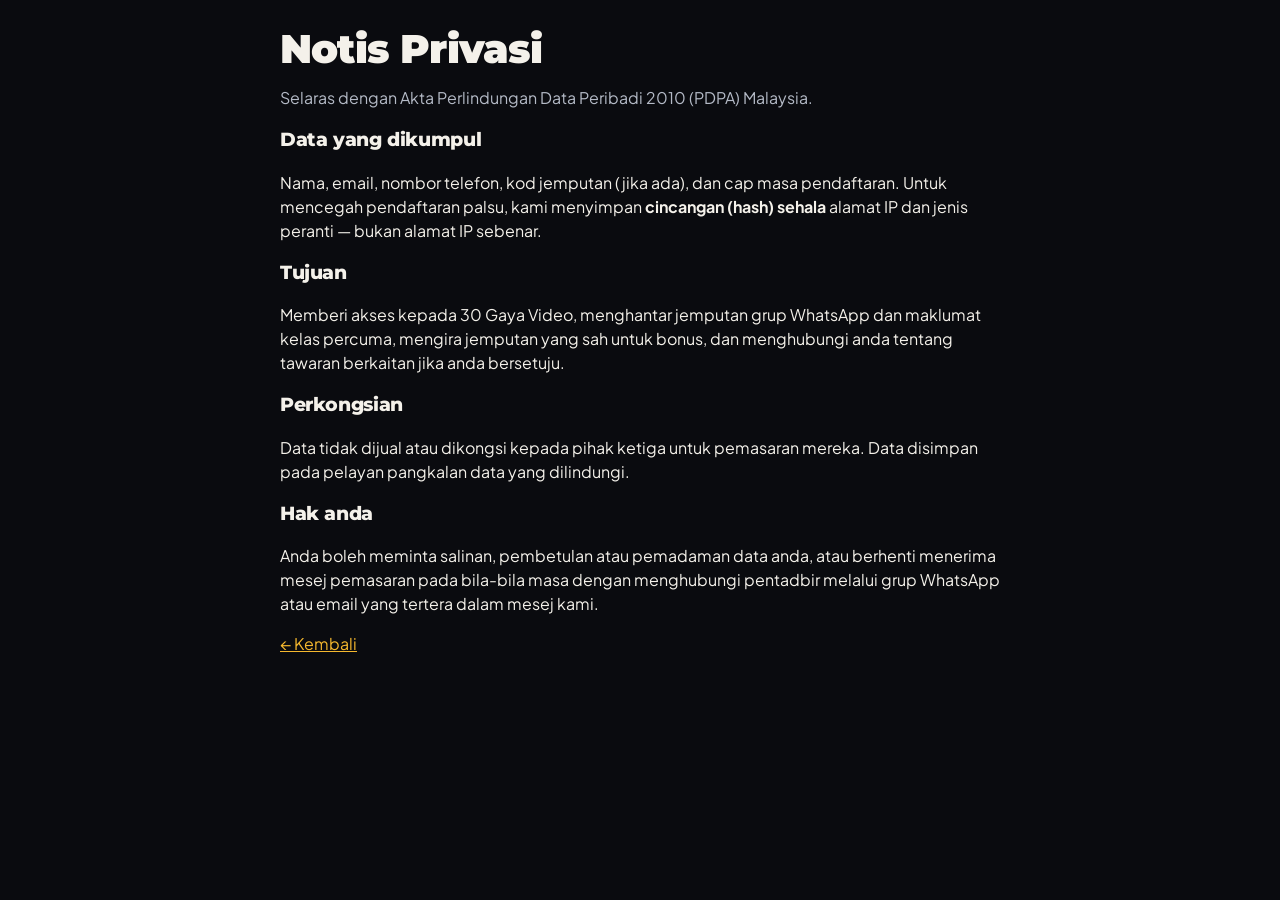
<file: privacy.html>
<!doctype html>
<html lang="ms">
<head>
<meta charset="utf-8">
<meta name="viewport" content="width=device-width, initial-scale=1, viewport-fit=cover">
<title>Notis Privasi · 30 Gaya Video Cikgu Mirul</title>
<link rel="stylesheet" href="https://fonts.googleapis.com/css2?family=Montserrat:wght@800;900&family=Plus+Jakarta+Sans:wght@400;600;700&display=swap">
<link rel="stylesheet" href="assets/style.css">
</head>
<body>
<main class="wrap band" style="max-width:720px">
  <h2>Notis Privasi</h2>
  <p class="muted">Selaras dengan Akta Perlindungan Data Peribadi 2010 (PDPA) Malaysia.</p>
  <h3>Data yang dikumpul</h3>
  <p>Nama, email, nombor telefon, kod jemputan (jika ada), dan cap masa pendaftaran. Untuk mencegah pendaftaran palsu, kami menyimpan <b>cincangan (hash) sehala</b> alamat IP dan jenis peranti — bukan alamat IP sebenar.</p>
  <h3>Tujuan</h3>
  <p>Memberi akses kepada 30 Gaya Video, menghantar jemputan grup WhatsApp dan maklumat kelas percuma, mengira jemputan yang sah untuk bonus, dan menghubungi anda tentang tawaran berkaitan jika anda bersetuju.</p>
  <h3>Perkongsian</h3>
  <p>Data tidak dijual atau dikongsi kepada pihak ketiga untuk pemasaran mereka. Data disimpan pada pelayan pangkalan data yang dilindungi.</p>
  <h3>Hak anda</h3>
  <p>Anda boleh meminta salinan, pembetulan atau pemadaman data anda, atau berhenti menerima mesej pemasaran pada bila-bila masa dengan menghubungi pentadbir melalui grup WhatsApp atau email yang tertera dalam mesej kami.</p>
  <p><a href="index.html">← Kembali</a></p>
</main>
</body>
</html>
</file>
<file: assets/style.css>
/* layout: phone-first; single column of bands; dark studio palette with one gold accent */
:root {
  --bg:#0A0B0F; --panel:#13151C; --panel2:#191C25; --line:#262A35; --fg:#F4F1EA; --muted:#9BA1AE;
  --gold:#F5B82E; --orange:#FF5A1F; --ok:#3DD68C; --bad:#FF6B6B;
  --display:'Montserrat',system-ui,sans-serif; --body:'Plus Jakarta Sans',system-ui,sans-serif; --mono:'Space Mono',ui-monospace,monospace;
  color-scheme:dark;
}
* { box-sizing:border-box }
[hidden] { display:none !important }
html, body { margin:0 }
body { background:var(--bg); color:var(--fg); font-family:var(--body); font-size:16px; line-height:1.5;
  padding-left:max(16px,env(safe-area-inset-left,0px)); padding-right:max(16px,env(safe-area-inset-right,0px)); padding-block:0 40px }
a { color:var(--gold) }
.wrap { max-width:1040px; margin:0 auto }
.eyebrow { font-family:var(--mono); font-size:12px; letter-spacing:.18em; text-transform:uppercase; color:var(--gold) }
h1, h2, h3 { font-family:var(--display); letter-spacing:-.02em; text-wrap:balance; margin:0 }
h1 { font-weight:900; font-size:clamp(36px,9vw,72px); line-height:.98 }
h2 { font-weight:900; font-size:clamp(26px,6vw,40px); line-height:1.05 }
h3 { font-weight:800; font-size:19px }
em { font-style:normal; color:var(--gold) }
.lede { color:var(--muted); max-width:58ch }
.muted { color:var(--muted) }
.band { padding-block:28px }
.panel { background:var(--panel); border:1px solid var(--line); border-radius:20px; padding:20px }
.btn { display:inline-flex; align-items:center; justify-content:center; gap:8px; font:800 16px var(--display); border-radius:14px; padding:15px 20px; border:0; cursor:pointer; text-decoration:none; color:#111; background:var(--gold) }
.btn.wa { background:#25D366; color:#062b14 }
.btn.ghost { background:transparent; color:var(--fg); border:1.5px solid var(--line) }
.btn:disabled { opacity:.5; cursor:wait }
.btn:focus-visible, input:focus-visible, .chip:focus-visible { outline:2px solid var(--gold); outline-offset:2px }
.row { display:flex; flex-wrap:wrap; gap:10px; align-items:center }
/* landing */
.hero { display:grid; grid-template-columns:minmax(0,1.1fr) minmax(0,.9fr); gap:28px; align-items:center; padding-block:30px 10px }
.teaser { display:grid; grid-template-columns:repeat(3,minmax(0,1fr)); gap:8px }
.teaser video { width:100%; aspect-ratio:9/16; max-width:100%; object-fit:cover; border-radius:14px; background:#000; display:block }
.ref-banner { display:inline-block; margin-top:14px; background:rgba(245,184,46,.12); border:1px solid rgba(245,184,46,.4); color:var(--gold); border-radius:999px; padding:6px 14px; font-weight:700; font-size:14px }
.points { display:grid; grid-template-columns:repeat(3,minmax(0,1fr)); gap:12px }
.points .panel b { display:block; font-family:var(--display); font-size:28px; color:var(--gold) }
form { display:flex; flex-direction:column; gap:12px }
label.f { display:flex; flex-direction:column; gap:6px; font-weight:700; font-size:14px }
input[type=text], input[type=email], input[type=tel], input.code { font:16px var(--body); color:var(--fg); background:var(--panel2); border:1px solid var(--line); border-radius:12px; padding:13px 14px; width:100% }
.consent { display:flex; gap:10px; align-items:flex-start; font-size:13.5px; color:var(--muted) }
.consent input { width:20px; height:20px; flex:none; margin-top:2px; accent-color:var(--gold) }
.err { color:var(--bad); font-weight:700; font-size:14px; min-height:1.2em }
.ok { color:var(--ok); font-weight:700 }
/* dashboard */
.steps { display:grid; grid-template-columns:repeat(2,minmax(0,1fr)); gap:10px }
.step { background:var(--panel); border:1.5px solid var(--line); border-radius:18px; padding:16px; display:flex; flex-direction:column; gap:10px; min-width:0 }
.step.done { border-color:rgba(61,214,140,.55) }
.step.now { border-color:var(--gold); box-shadow:0 0 0 3px rgba(245,184,46,.18) }
.step .n { font-family:var(--mono); font-size:12px; letter-spacing:.14em; color:var(--muted) }
.step.done .n { color:var(--ok) }
.meter { height:12px; border-radius:999px; background:var(--panel2); overflow:hidden; border:1px solid var(--line) }
.meter i { display:block; height:100%; background:linear-gradient(90deg,var(--gold),var(--orange)); border-radius:999px }
.filters { position:sticky; top:env(safe-area-inset-top,0px); z-index:5; background:var(--bg); padding-block:10px; display:flex; gap:8px; overflow-x:auto; scrollbar-width:none }
.filters::-webkit-scrollbar { display:none }
.chip { flex:none; font:600 14px var(--body); color:var(--fg); background:var(--panel); border:1px solid var(--line); border-radius:999px; padding:9px 14px; cursor:pointer }
.chip.on { background:var(--gold); color:#111; border-color:var(--gold) }
.grid { display:grid; grid-template-columns:repeat(auto-fill,minmax(160px,1fr)); gap:12px }
.card { position:relative; display:flex; flex-direction:column; background:var(--panel); border:1.5px solid var(--line); border-radius:18px; overflow:hidden; cursor:pointer; min-width:0 }
.card input { position:absolute; opacity:0; pointer-events:none }
.card:has(input:checked) { border-color:var(--gold); box-shadow:0 0 0 3px rgba(245,184,46,.25) }
.vid { position:relative; aspect-ratio:9/16; max-width:100%; background:#000 }
.vid video, .vid img { width:100%; height:100%; object-fit:cover; display:block }
.tick { position:absolute; top:10px; right:10px; width:30px; height:30px; border-radius:50%; border:2px solid rgba(255,255,255,.85); background:rgba(0,0,0,.35) }
.card:has(input:checked) .tick { background:var(--gold); border-color:var(--gold) }
.card:has(input:checked) .tick::after { content:""; position:absolute; left:9px; top:4px; width:7px; height:13px; border:solid #111; border-width:0 3px 3px 0; transform:rotate(45deg) }
.meta { padding:10px 12px 12px; display:flex; flex-direction:column; gap:5px }
.code { font-family:var(--mono); font-weight:700; font-size:13px; color:#111; background:var(--gold); border-radius:6px; padding:1px 6px; align-self:flex-start }
.name { font-family:var(--display); font-weight:800; font-size:15px; line-height:1.15 }
.meta p { margin:0; font-size:12.5px; color:var(--muted) }
.need { align-self:flex-start; font-size:11.5px; font-weight:700; color:var(--orange); border:1px solid rgba(255,90,31,.45); border-radius:6px; padding:1px 6px }
.locked { cursor:default }
.locked .vid { background:repeating-linear-gradient(135deg,#14161d 0 14px,#181b23 14px 28px) }
.lockpill { display:inline-flex; align-items:center; gap:4px; font-size:12px; font-weight:800; color:var(--gold); border:1px solid rgba(245,184,46,.5); border-radius:6px; padding:1px 7px }
.lockpill svg { width:13px; height:13px }
.lock { position:absolute; inset:0; display:flex; flex-direction:column; align-items:center; justify-content:center; gap:8px; color:var(--fg); font-weight:800; font-family:var(--display) }
.lock svg { width:34px; height:34px }
.dock { position:fixed; left:0; right:0; bottom:0; z-index:20; background:rgba(14,15,20,.96); backdrop-filter:blur(14px); border-top:1px solid var(--line);
  padding:12px max(16px,env(safe-area-inset-right,0px)) calc(12px + env(safe-area-inset-bottom,0px)) max(16px,env(safe-area-inset-left,0px)) }
.dock .in { max-width:1040px; margin:0 auto; display:flex; flex-direction:column; gap:10px }
.sel { display:flex; align-items:center; gap:10px; min-width:0 }
.sel .n { font-family:var(--display); font-weight:900; font-size:22px; color:var(--gold) }
.sel .codes { font-family:var(--mono); font-size:13px; white-space:nowrap; overflow-x:auto; min-width:0; flex:1 }
.btns { display:grid; grid-template-columns:1fr 1fr; gap:10px }
.share-box { display:flex; flex-direction:column; gap:10px }
.linkline { font-family:var(--mono); font-size:14px; background:var(--panel2); border:1px dashed var(--gold); border-radius:12px; padding:12px; word-break:break-all }
.copytxt { white-space:pre-wrap; font-size:14px; background:var(--panel2); border:1px solid var(--line); border-radius:12px; padding:12px; margin:0 }
.toast { position:fixed; left:50%; bottom:calc(200px + env(safe-area-inset-bottom,0px)); transform:translateX(-50%); background:var(--ok); color:#06210f; font-weight:700; padding:10px 16px; border-radius:999px; z-index:30 }
textarea.fb { width:100%; height:120px; font:13px var(--mono); background:var(--panel2); color:var(--fg); border:1px solid var(--gold); border-radius:12px; padding:10px }
.plan { counter-reset:s; display:grid; gap:10px; margin:0; padding:0; list-style:none }
.plan li { counter-increment:s; display:flex; gap:14px; align-items:flex-start; background:var(--panel); border:1px solid var(--line); border-radius:16px; padding:14px }
.plan li::before { content:counter(s); flex:none; width:34px; height:34px; border-radius:50%; background:var(--gold); color:#111; font:900 17px var(--display); display:flex; align-items:center; justify-content:center }
.plan li.done::before { content:"✓"; background:var(--ok) }
.plan .muted { font-size:14px }
.howto summary { cursor:pointer; list-style:none; display:flex; justify-content:space-between; align-items:center; gap:10px; font:800 18px var(--display) }
.howto summary::-webkit-details-marker { display:none }
.howto summary::after { content:"–"; color:var(--gold); font-size:26px }
.howto:not([open]) summary::after { content:"+" }
.next-card, .reward { display:flex; flex-direction:column; gap:12px; margin-top:4px }
.next-card { border-color:var(--gold); box-shadow:0 0 0 3px rgba(245,184,46,.15) }
.reward { margin-top:12px }
.mini { margin:0; padding-left:20px; display:grid; gap:4px; font-size:14.5px; color:var(--muted) }
.rw-count { font-family:var(--display); font-weight:900; font-size:34px; color:var(--gold); white-space:nowrap; font-variant-numeric:tabular-nums }
.rw-count b { font-size:46px }
.ladder { display:grid; gap:6px; font-size:14px; color:var(--muted) }
.ladder div { display:flex; gap:8px; align-items:center } .ladder div.on { color:var(--ok) } .ladder span { width:18px; text-align:center }
footer { color:var(--muted); font-size:13px; padding-block:24px }
@media (max-width:720px) { .hero { grid-template-columns:1fr } .points, .steps { grid-template-columns:1fr } }
@media (max-width:420px) { .grid { grid-template-columns:repeat(2,minmax(0,1fr)) } }
@media (prefers-reduced-motion:reduce) { * { scroll-behavior:auto } }
/* launch game */
.journey { display:flex; flex-direction:column; gap:14px }
.j-head { display:flex; justify-content:space-between; align-items:baseline; gap:10px; flex-wrap:wrap }
.j-total { font:900 40px/1 var(--display); color:var(--gold); font-variant-numeric:tabular-nums }
.j-left { font-size:14px; color:var(--muted) } .j-left b { color:var(--fg) }
.j-track { position:relative; height:12px; border-radius:999px; background:var(--panel2); border:1px solid var(--line); margin:4px 8px 22px }
.j-track > i { position:absolute; inset:0 auto 0 0; border-radius:999px; background:linear-gradient(90deg,var(--gold),var(--orange)) }
.j-dot { position:absolute; top:50%; width:16px; height:16px; margin:-8px 0 0 -8px; border-radius:50%; background:var(--bg); border:2px solid var(--line) }
.j-dot.on { background:var(--gold); border-color:var(--gold) }
.j-dot em { position:absolute; top:18px; left:50%; transform:translateX(-50%); font:700 11px var(--mono); color:var(--muted); font-style:normal; white-space:nowrap }
.j-stops { list-style:none; margin:0; padding:0; display:grid; gap:8px }
.j-stops li { display:grid; grid-template-columns:64px minmax(0,1fr); gap:10px; align-items:baseline; font-size:14.5px; color:var(--muted) }
.j-stops li b { font:800 15px var(--mono); color:var(--muted); font-variant-numeric:tabular-nums }
.j-stops li span { display:flex; flex-direction:column; gap:2px } .j-stops small { font-size:12.5px; color:var(--muted); opacity:.85 }
.j-stops li.on, .j-stops li.on b { color:var(--ok) }
.j-stops li.now b, .j-stops li.now span { color:var(--fg) } .j-stops li.now b { color:var(--gold) }
.ladder2 { list-style:none; margin:0; padding:0; display:grid; gap:10px }
.ladder2 li { display:flex; gap:12px; align-items:flex-start; padding:12px; border-radius:14px; background:var(--panel2); border:1px solid var(--line) }
.ladder2 li.on { border-color:rgba(61,214,140,.5) }
.ladder2 .ic { flex:none; width:30px; height:30px; border-radius:50%; display:flex; align-items:center; justify-content:center; background:var(--panel); font-size:15px }
.ladder2 li.on .ic { background:var(--ok); color:#06210f; font-weight:900 }
.ladder2 .lx { min-width:0; display:flex; flex-direction:column; gap:4px; align-items:flex-start }
.ladder2 .muted { font-size:13.5px }
.val { font:700 11.5px var(--mono); color:var(--gold); border:1px solid rgba(245,184,46,.45); border-radius:6px; padding:0 6px; white-space:nowrap }
.btn.sm { padding:9px 14px; font-size:14px; margin-top:4px }
.member { display:inline-flex; gap:6px; align-items:center; font:700 12.5px var(--mono); color:#111; background:var(--gold); border-radius:999px; padding:4px 10px }
.now-card { border-color:var(--gold); box-shadow:0 0 0 3px rgba(245,184,46,.15); display:flex; flex-direction:column; gap:10px }
.btn[aria-disabled="true"], .btn:disabled.locked { opacity:.55 }
.ladder2 .note { font-size:12.5px; color:var(--fg); opacity:.8 }
.celebrate { display:flex; gap:14px; align-items:center; padding:14px 16px; border-radius:18px; border:1px solid rgba(245,184,46,.45); background:linear-gradient(90deg,rgba(245,184,46,.14),rgba(255,90,31,.06)) }
.celebrate .cb-n { font:900 30px/1 var(--display); color:var(--gold); font-variant-numeric:tabular-nums }
.celebrate div { display:flex; flex-direction:column; gap:2px; min-width:0 } .celebrate span { color:var(--muted); font-size:14px }
.sneak { display:grid; grid-template-columns:minmax(0,220px) minmax(0,1fr); gap:20px; align-items:center }
.sneak-v video, .soon2 { width:100%; aspect-ratio:9/16; max-width:100%; border-radius:14px; background:#000; display:block; object-fit:cover }
.soon2 { display:flex; align-items:center; justify-content:center; text-align:center; color:var(--muted); font-weight:700; background:repeating-linear-gradient(135deg,#14161d 0 14px,#181b23 14px 28px); border:1px dashed var(--line) }
.sneak-t { display:flex; flex-direction:column; gap:10px; align-items:flex-start }
@media (max-width:620px) { .sneak { grid-template-columns:1fr; gap:14px } .sneak-v { max-width:220px } }
.offer { margin:14px 0 0; font:900 clamp(20px,4.5vw,28px)/1.15 var(--display); color:var(--fg); border-left:4px solid var(--gold); padding-left:12px }
.rules { display:flex; flex-direction:column; gap:10px }
.rl { list-style:none; margin:0; padding:0; display:grid; gap:8px; font-size:14.5px }
.rl li { padding-left:28px; position:relative } .rl li::before { position:absolute; left:0; top:0; font-weight:900 }
.rl li.y::before { content:"✓"; color:var(--ok) } .rl li.n::before { content:"✕"; color:var(--bad) }
.rules details summary { cursor:pointer; font-weight:700; color:var(--gold) }
.rules details ol { margin:8px 0 0; padding-left:20px; display:grid; gap:6px; font-size:14px; color:var(--muted) }
.rules .warn { margin:0; font-size:14px; font-weight:700; color:var(--bad) }
.fline { font-size:14px; color:var(--muted) } .fline b { color:var(--fg) } .bad { color:var(--bad) }
.fnote { display:flex; gap:12px; align-items:center; padding:14px 16px; border-radius:16px; background:rgba(61,214,140,.1); border:1px solid rgba(61,214,140,.45); font-size:15px }
.fnote.new { animation:fpop .6s cubic-bezier(.2,1.6,.4,1) }
.fnote .emo-i { font-size:30px } .fnote .muted { display:block; font-size:13px }
@keyframes fpop { from { transform:scale(.85); opacity:0 } to { transform:scale(1); opacity:1 } }
@media (prefers-reduced-motion:reduce) { .fnote.new { animation:none } }
.btn.wa { background:#25D366; color:#062b14 }
.theme-teaser { display:grid; grid-template-columns:minmax(0,200px) minmax(0,1fr); gap:18px; align-items:center }
.theme-teaser video, .theme-teaser .soon2 { width:100%; max-width:100%; aspect-ratio:9/16; border-radius:14px; background:#000; object-fit:cover; display:block }
@media (max-width:520px) { .theme-teaser { grid-template-columns:minmax(0,140px) minmax(0,1fr); gap:12px } }

/* tabs + WOW Advanced (paid preview) */
.tabs { position:sticky; top:0; z-index:20; display:flex; gap:6px; padding:8px; margin:0 -4px; background:var(--bg); border-bottom:1px solid var(--line) }
.tab { flex:1; min-height:44px; border-radius:12px; border:1.5px solid var(--line); background:var(--panel); color:inherit; font:800 14.5px Montserrat,sans-serif; cursor:pointer; display:inline-flex; align-items:center; justify-content:center; gap:6px }
.tab.on { border-color:var(--gold); background:rgba(245,184,46,.12) }
.paid { font-size:10.5px; font-weight:900; letter-spacing:.06em; text-transform:uppercase; background:linear-gradient(90deg,#FF5FA2,#FFD23F); color:#111; border-radius:6px; padding:2px 6px }
body:not(.tab-adv) #adv { display:none }
body.tab-adv .wrap > section:not(#adv) { display:none !important }
.adv-hero h2 { background:linear-gradient(90deg,#FFD23F,#FF5FA2 60%,#4FC3F7); -webkit-background-clip:text; background-clip:text; color:transparent }
.adv-card { cursor:default; border-color:rgba(255,95,162,.45) }
.paidtag { position:absolute; left:8px; top:8px; background:linear-gradient(90deg,#FF5FA2,#FFD23F); color:#111; font:900 11px Montserrat,sans-serif; letter-spacing:.05em; text-transform:uppercase; border-radius:6px; padding:3px 8px }
.btn.disabled { opacity:.55; pointer-events:none }
body.tab-adv .dock { display:none }
body.tab-adv { padding-bottom:40px !important }

.adm { font-size:10.5px; font-weight:900; background:#2a2d35; color:#C9D0DC; border-radius:6px; padding:2px 6px }

.fav { position:absolute; top:8px; left:8px; width:40px; height:40px; border-radius:50%; border:0; background:rgba(0,0,0,.45); font-size:20px; line-height:40px; cursor:pointer; z-index:2 }
.fav.on { background:rgba(255,255,255,.85) }

/* v2 — preview: progress, steps, FAQ, footer, contrast */
:root { --muted:#B4BAC6 }
.offer s { color:var(--muted); font-weight:700; text-decoration-thickness:3px; text-decoration-color:var(--gold) }
.prog { margin:14px 0 0; max-width:440px }
.prog-t { display:flex; justify-content:space-between; font:700 13px var(--mono); color:var(--fg); margin-bottom:6px }
.prog-b { height:10px; border-radius:6px; background:var(--panel2); border:1px solid var(--line); overflow:hidden }
.prog-b i { display:block; height:100%; background:linear-gradient(90deg,var(--gold),#FF6B1A); border-radius:6px; transition:width .6s }
.teaser-cap { font-size:13.5px; margin:10px 0 0 }
.sec-t { font:900 24px/1.2 var(--display); margin:0 0 14px }
.how { list-style:none; margin:0; padding:0; display:grid; gap:12px }
.how li { display:flex; gap:14px; align-items:flex-start; background:var(--panel); border:1px solid var(--line); border-radius:16px; padding:14px 16px }
.how .n { flex:0 0 34px; height:34px; border-radius:50%; background:var(--gold); color:#111; font:900 16px/34px var(--display); text-align:center }
.how b { font-size:16px } .how p { margin:4px 0 0; font-size:14.5px }
.faq { display:grid; gap:10px }
.faq details { background:var(--panel); border:1px solid var(--line); border-radius:14px; padding:12px 16px }
.faq summary { cursor:pointer; font-weight:700; min-height:36px; display:flex; align-items:center }
.faq details p { margin:6px 0 0; font-size:14.5px }
.faq a, footer a { color:var(--gold) }
footer { text-align:center; display:grid; gap:12px }
.f-links { display:flex; justify-content:center; flex-wrap:wrap; gap:8px 18px }
.f-links a { min-height:36px; display:inline-flex; align-items:center }
.tema-band { padding-top:36px }
</file>
<file: lama/assets/style.css>
/* layout: phone-first; single column of bands; dark studio palette with one gold accent */
:root {
  --bg:#0A0B0F; --panel:#13151C; --panel2:#191C25; --line:#262A35; --fg:#F4F1EA; --muted:#9BA1AE;
  --gold:#F5B82E; --orange:#FF5A1F; --ok:#3DD68C; --bad:#FF6B6B;
  --display:'Montserrat',system-ui,sans-serif; --body:'Plus Jakarta Sans',system-ui,sans-serif; --mono:'Space Mono',ui-monospace,monospace;
  color-scheme:dark;
}
* { box-sizing:border-box }
[hidden] { display:none !important }
html, body { margin:0 }
body { background:var(--bg); color:var(--fg); font-family:var(--body); font-size:16px; line-height:1.5;
  padding-left:max(16px,env(safe-area-inset-left,0px)); padding-right:max(16px,env(safe-area-inset-right,0px)); padding-block:0 40px }
a { color:var(--gold) }
.wrap { max-width:1040px; margin:0 auto }
.eyebrow { font-family:var(--mono); font-size:12px; letter-spacing:.18em; text-transform:uppercase; color:var(--gold) }
h1, h2, h3 { font-family:var(--display); letter-spacing:-.02em; text-wrap:balance; margin:0 }
h1 { font-weight:900; font-size:clamp(36px,9vw,72px); line-height:.98 }
h2 { font-weight:900; font-size:clamp(26px,6vw,40px); line-height:1.05 }
h3 { font-weight:800; font-size:19px }
em { font-style:normal; color:var(--gold) }
.lede { color:var(--muted); max-width:58ch }
.muted { color:var(--muted) }
.band { padding-block:28px }
.panel { background:var(--panel); border:1px solid var(--line); border-radius:20px; padding:20px }
.btn { display:inline-flex; align-items:center; justify-content:center; gap:8px; font:800 16px var(--display); border-radius:14px; padding:15px 20px; border:0; cursor:pointer; text-decoration:none; color:#111; background:var(--gold) }
.btn.wa { background:#25D366; color:#062b14 }
.btn.ghost { background:transparent; color:var(--fg); border:1.5px solid var(--line) }
.btn:disabled { opacity:.5; cursor:wait }
.btn:focus-visible, input:focus-visible, .chip:focus-visible { outline:2px solid var(--gold); outline-offset:2px }
.row { display:flex; flex-wrap:wrap; gap:10px; align-items:center }
/* landing */
.hero { display:grid; grid-template-columns:minmax(0,1.1fr) minmax(0,.9fr); gap:28px; align-items:center; padding-block:30px 10px }
.teaser { display:grid; grid-template-columns:repeat(3,minmax(0,1fr)); gap:8px }
.teaser video { width:100%; aspect-ratio:9/16; max-width:100%; object-fit:cover; border-radius:14px; background:#000; display:block }
.ref-banner { display:inline-block; margin-top:14px; background:rgba(245,184,46,.12); border:1px solid rgba(245,184,46,.4); color:var(--gold); border-radius:999px; padding:6px 14px; font-weight:700; font-size:14px }
.points { display:grid; grid-template-columns:repeat(3,minmax(0,1fr)); gap:12px }
.points .panel b { display:block; font-family:var(--display); font-size:28px; color:var(--gold) }
form { display:flex; flex-direction:column; gap:12px }
label.f { display:flex; flex-direction:column; gap:6px; font-weight:700; font-size:14px }
input[type=text], input[type=email], input[type=tel], input.code { font:16px var(--body); color:var(--fg); background:var(--panel2); border:1px solid var(--line); border-radius:12px; padding:13px 14px; width:100% }
.consent { display:flex; gap:10px; align-items:flex-start; font-size:13.5px; color:var(--muted) }
.consent input { width:20px; height:20px; flex:none; margin-top:2px; accent-color:var(--gold) }
.err { color:var(--bad); font-weight:700; font-size:14px; min-height:1.2em }
.ok { color:var(--ok); font-weight:700 }
/* dashboard */
.steps { display:grid; grid-template-columns:repeat(2,minmax(0,1fr)); gap:10px }
.step { background:var(--panel); border:1.5px solid var(--line); border-radius:18px; padding:16px; display:flex; flex-direction:column; gap:10px; min-width:0 }
.step.done { border-color:rgba(61,214,140,.55) }
.step.now { border-color:var(--gold); box-shadow:0 0 0 3px rgba(245,184,46,.18) }
.step .n { font-family:var(--mono); font-size:12px; letter-spacing:.14em; color:var(--muted) }
.step.done .n { color:var(--ok) }
.meter { height:12px; border-radius:999px; background:var(--panel2); overflow:hidden; border:1px solid var(--line) }
.meter i { display:block; height:100%; background:linear-gradient(90deg,var(--gold),var(--orange)); border-radius:999px }
.filters { position:sticky; top:env(safe-area-inset-top,0px); z-index:5; background:var(--bg); padding-block:10px; display:flex; gap:8px; overflow-x:auto; scrollbar-width:none }
.filters::-webkit-scrollbar { display:none }
.chip { flex:none; font:600 14px var(--body); color:var(--fg); background:var(--panel); border:1px solid var(--line); border-radius:999px; padding:9px 14px; cursor:pointer }
.chip.on { background:var(--gold); color:#111; border-color:var(--gold) }
.grid { display:grid; grid-template-columns:repeat(auto-fill,minmax(160px,1fr)); gap:12px }
.card { position:relative; display:flex; flex-direction:column; background:var(--panel); border:1.5px solid var(--line); border-radius:18px; overflow:hidden; cursor:pointer; min-width:0 }
.card input { position:absolute; opacity:0; pointer-events:none }
.card:has(input:checked) { border-color:var(--gold); box-shadow:0 0 0 3px rgba(245,184,46,.25) }
.vid { position:relative; aspect-ratio:9/16; max-width:100%; background:#000 }
.vid video, .vid img { width:100%; height:100%; object-fit:cover; display:block }
.tick { position:absolute; top:10px; right:10px; width:30px; height:30px; border-radius:50%; border:2px solid rgba(255,255,255,.85); background:rgba(0,0,0,.35) }
.card:has(input:checked) .tick { background:var(--gold); border-color:var(--gold) }
.card:has(input:checked) .tick::after { content:""; position:absolute; left:9px; top:4px; width:7px; height:13px; border:solid #111; border-width:0 3px 3px 0; transform:rotate(45deg) }
.meta { padding:10px 12px 12px; display:flex; flex-direction:column; gap:5px }
.code { font-family:var(--mono); font-weight:700; font-size:13px; color:#111; background:var(--gold); border-radius:6px; padding:1px 6px; align-self:flex-start }
.name { font-family:var(--display); font-weight:800; font-size:15px; line-height:1.15 }
.meta p { margin:0; font-size:12.5px; color:var(--muted) }
.need { align-self:flex-start; font-size:11.5px; font-weight:700; color:var(--orange); border:1px solid rgba(255,90,31,.45); border-radius:6px; padding:1px 6px }
.locked { cursor:default }
.locked .vid { background:repeating-linear-gradient(135deg,#14161d 0 14px,#181b23 14px 28px) }
.lockpill { display:inline-flex; align-items:center; gap:4px; font-size:12px; font-weight:800; color:var(--gold); border:1px solid rgba(245,184,46,.5); border-radius:6px; padding:1px 7px }
.lockpill svg { width:13px; height:13px }
.lock { position:absolute; inset:0; display:flex; flex-direction:column; align-items:center; justify-content:center; gap:8px; color:var(--fg); font-weight:800; font-family:var(--display) }
.lock svg { width:34px; height:34px }
.dock { position:fixed; left:0; right:0; bottom:0; z-index:20; background:rgba(14,15,20,.96); backdrop-filter:blur(14px); border-top:1px solid var(--line);
  padding:12px max(16px,env(safe-area-inset-right,0px)) calc(12px + env(safe-area-inset-bottom,0px)) max(16px,env(safe-area-inset-left,0px)) }
.dock .in { max-width:1040px; margin:0 auto; display:flex; flex-direction:column; gap:10px }
.sel { display:flex; align-items:center; gap:10px; min-width:0 }
.sel .n { font-family:var(--display); font-weight:900; font-size:22px; color:var(--gold) }
.sel .codes { font-family:var(--mono); font-size:13px; white-space:nowrap; overflow-x:auto; min-width:0; flex:1 }
.btns { display:grid; grid-template-columns:1fr 1fr; gap:10px }
.share-box { display:flex; flex-direction:column; gap:10px }
.linkline { font-family:var(--mono); font-size:14px; background:var(--panel2); border:1px dashed var(--gold); border-radius:12px; padding:12px; word-break:break-all }
.copytxt { white-space:pre-wrap; font-size:14px; background:var(--panel2); border:1px solid var(--line); border-radius:12px; padding:12px; margin:0 }
.toast { position:fixed; left:50%; bottom:calc(200px + env(safe-area-inset-bottom,0px)); transform:translateX(-50%); background:var(--ok); color:#06210f; font-weight:700; padding:10px 16px; border-radius:999px; z-index:30 }
textarea.fb { width:100%; height:120px; font:13px var(--mono); background:var(--panel2); color:var(--fg); border:1px solid var(--gold); border-radius:12px; padding:10px }
.plan { counter-reset:s; display:grid; gap:10px; margin:0; padding:0; list-style:none }
.plan li { counter-increment:s; display:flex; gap:14px; align-items:flex-start; background:var(--panel); border:1px solid var(--line); border-radius:16px; padding:14px }
.plan li::before { content:counter(s); flex:none; width:34px; height:34px; border-radius:50%; background:var(--gold); color:#111; font:900 17px var(--display); display:flex; align-items:center; justify-content:center }
.plan li.done::before { content:"✓"; background:var(--ok) }
.plan .muted { font-size:14px }
.howto summary { cursor:pointer; list-style:none; display:flex; justify-content:space-between; align-items:center; gap:10px; font:800 18px var(--display) }
.howto summary::-webkit-details-marker { display:none }
.howto summary::after { content:"–"; color:var(--gold); font-size:26px }
.howto:not([open]) summary::after { content:"+" }
.next-card, .reward { display:flex; flex-direction:column; gap:12px; margin-top:4px }
.next-card { border-color:var(--gold); box-shadow:0 0 0 3px rgba(245,184,46,.15) }
.reward { margin-top:12px }
.mini { margin:0; padding-left:20px; display:grid; gap:4px; font-size:14.5px; color:var(--muted) }
.rw-count { font-family:var(--display); font-weight:900; font-size:34px; color:var(--gold); white-space:nowrap; font-variant-numeric:tabular-nums }
.rw-count b { font-size:46px }
.ladder { display:grid; gap:6px; font-size:14px; color:var(--muted) }
.ladder div { display:flex; gap:8px; align-items:center } .ladder div.on { color:var(--ok) } .ladder span { width:18px; text-align:center }
footer { color:var(--muted); font-size:13px; padding-block:24px }
@media (max-width:720px) { .hero { grid-template-columns:1fr } .points, .steps { grid-template-columns:1fr } }
@media (max-width:420px) { .grid { grid-template-columns:repeat(2,minmax(0,1fr)) } }
@media (prefers-reduced-motion:reduce) { * { scroll-behavior:auto } }
/* launch game */
.journey { display:flex; flex-direction:column; gap:14px }
.j-head { display:flex; justify-content:space-between; align-items:baseline; gap:10px; flex-wrap:wrap }
.j-total { font:900 40px/1 var(--display); color:var(--gold); font-variant-numeric:tabular-nums }
.j-left { font-size:14px; color:var(--muted) } .j-left b { color:var(--fg) }
.j-track { position:relative; height:12px; border-radius:999px; background:var(--panel2); border:1px solid var(--line); margin:4px 8px 22px }
.j-track > i { position:absolute; inset:0 auto 0 0; border-radius:999px; background:linear-gradient(90deg,var(--gold),var(--orange)) }
.j-dot { position:absolute; top:50%; width:16px; height:16px; margin:-8px 0 0 -8px; border-radius:50%; background:var(--bg); border:2px solid var(--line) }
.j-dot.on { background:var(--gold); border-color:var(--gold) }
.j-dot em { position:absolute; top:18px; left:50%; transform:translateX(-50%); font:700 11px var(--mono); color:var(--muted); font-style:normal; white-space:nowrap }
.j-stops { list-style:none; margin:0; padding:0; display:grid; gap:8px }
.j-stops li { display:grid; grid-template-columns:64px minmax(0,1fr); gap:10px; align-items:baseline; font-size:14.5px; color:var(--muted) }
.j-stops li b { font:800 15px var(--mono); color:var(--muted); font-variant-numeric:tabular-nums }
.j-stops li span { display:flex; flex-direction:column; gap:2px } .j-stops small { font-size:12.5px; color:var(--muted); opacity:.85 }
.j-stops li.on, .j-stops li.on b { color:var(--ok) }
.j-stops li.now b, .j-stops li.now span { color:var(--fg) } .j-stops li.now b { color:var(--gold) }
.ladder2 { list-style:none; margin:0; padding:0; display:grid; gap:10px }
.ladder2 li { display:flex; gap:12px; align-items:flex-start; padding:12px; border-radius:14px; background:var(--panel2); border:1px solid var(--line) }
.ladder2 li.on { border-color:rgba(61,214,140,.5) }
.ladder2 .ic { flex:none; width:30px; height:30px; border-radius:50%; display:flex; align-items:center; justify-content:center; background:var(--panel); font-size:15px }
.ladder2 li.on .ic { background:var(--ok); color:#06210f; font-weight:900 }
.ladder2 .lx { min-width:0; display:flex; flex-direction:column; gap:4px; align-items:flex-start }
.ladder2 .muted { font-size:13.5px }
.val { font:700 11.5px var(--mono); color:var(--gold); border:1px solid rgba(245,184,46,.45); border-radius:6px; padding:0 6px; white-space:nowrap }
.btn.sm { padding:9px 14px; font-size:14px; margin-top:4px }
.member { display:inline-flex; gap:6px; align-items:center; font:700 12.5px var(--mono); color:#111; background:var(--gold); border-radius:999px; padding:4px 10px }
.now-card { border-color:var(--gold); box-shadow:0 0 0 3px rgba(245,184,46,.15); display:flex; flex-direction:column; gap:10px }
.btn[aria-disabled="true"], .btn:disabled.locked { opacity:.55 }
.ladder2 .note { font-size:12.5px; color:var(--fg); opacity:.8 }
.celebrate { display:flex; gap:14px; align-items:center; padding:14px 16px; border-radius:18px; border:1px solid rgba(245,184,46,.45); background:linear-gradient(90deg,rgba(245,184,46,.14),rgba(255,90,31,.06)) }
.celebrate .cb-n { font:900 30px/1 var(--display); color:var(--gold); font-variant-numeric:tabular-nums }
.celebrate div { display:flex; flex-direction:column; gap:2px; min-width:0 } .celebrate span { color:var(--muted); font-size:14px }
.sneak { display:grid; grid-template-columns:minmax(0,220px) minmax(0,1fr); gap:20px; align-items:center }
.sneak-v video, .soon2 { width:100%; aspect-ratio:9/16; max-width:100%; border-radius:14px; background:#000; display:block; object-fit:cover }
.soon2 { display:flex; align-items:center; justify-content:center; text-align:center; color:var(--muted); font-weight:700; background:repeating-linear-gradient(135deg,#14161d 0 14px,#181b23 14px 28px); border:1px dashed var(--line) }
.sneak-t { display:flex; flex-direction:column; gap:10px; align-items:flex-start }
@media (max-width:620px) { .sneak { grid-template-columns:1fr; gap:14px } .sneak-v { max-width:220px } }
.offer { margin:14px 0 0; font:900 clamp(20px,4.5vw,28px)/1.15 var(--display); color:var(--fg); border-left:4px solid var(--gold); padding-left:12px }
.rules { display:flex; flex-direction:column; gap:10px }
.rl { list-style:none; margin:0; padding:0; display:grid; gap:8px; font-size:14.5px }
.rl li { padding-left:28px; position:relative } .rl li::before { position:absolute; left:0; top:0; font-weight:900 }
.rl li.y::before { content:"✓"; color:var(--ok) } .rl li.n::before { content:"✕"; color:var(--bad) }
.rules details summary { cursor:pointer; font-weight:700; color:var(--gold) }
.rules details ol { margin:8px 0 0; padding-left:20px; display:grid; gap:6px; font-size:14px; color:var(--muted) }
.rules .warn { margin:0; font-size:14px; font-weight:700; color:var(--bad) }
.fline { font-size:14px; color:var(--muted) } .fline b { color:var(--fg) } .bad { color:var(--bad) }
.fnote { display:flex; gap:12px; align-items:center; padding:14px 16px; border-radius:16px; background:rgba(61,214,140,.1); border:1px solid rgba(61,214,140,.45); font-size:15px }
.fnote.new { animation:fpop .6s cubic-bezier(.2,1.6,.4,1) }
.fnote .emo-i { font-size:30px } .fnote .muted { display:block; font-size:13px }
@keyframes fpop { from { transform:scale(.85); opacity:0 } to { transform:scale(1); opacity:1 } }
@media (prefers-reduced-motion:reduce) { .fnote.new { animation:none } }
.btn.wa { background:#25D366; color:#062b14 }
.theme-teaser { display:grid; grid-template-columns:minmax(0,200px) minmax(0,1fr); gap:18px; align-items:center }
.theme-teaser video, .theme-teaser .soon2 { width:100%; max-width:100%; aspect-ratio:9/16; border-radius:14px; background:#000; object-fit:cover; display:block }
@media (max-width:520px) { .theme-teaser { grid-template-columns:minmax(0,140px) minmax(0,1fr); gap:12px } }

/* tabs + WOW Advanced (paid preview) */
.tabs { position:sticky; top:0; z-index:20; display:flex; gap:6px; padding:8px; margin:0 -4px; background:var(--bg); border-bottom:1px solid var(--line) }
.tab { flex:1; min-height:44px; border-radius:12px; border:1.5px solid var(--line); background:var(--panel); color:inherit; font:800 14.5px Montserrat,sans-serif; cursor:pointer; display:inline-flex; align-items:center; justify-content:center; gap:6px }
.tab.on { border-color:var(--gold); background:rgba(245,184,46,.12) }
.paid { font-size:10.5px; font-weight:900; letter-spacing:.06em; text-transform:uppercase; background:linear-gradient(90deg,#FF5FA2,#FFD23F); color:#111; border-radius:6px; padding:2px 6px }
body:not(.tab-adv) #adv { display:none }
body.tab-adv .wrap > section:not(#adv) { display:none !important }
.adv-hero h2 { background:linear-gradient(90deg,#FFD23F,#FF5FA2 60%,#4FC3F7); -webkit-background-clip:text; background-clip:text; color:transparent }
.adv-card { cursor:default; border-color:rgba(255,95,162,.45) }
.paidtag { position:absolute; left:8px; top:8px; background:linear-gradient(90deg,#FF5FA2,#FFD23F); color:#111; font:900 11px Montserrat,sans-serif; letter-spacing:.05em; text-transform:uppercase; border-radius:6px; padding:3px 8px }
.btn.disabled { opacity:.55; pointer-events:none }
body.tab-adv .dock { display:none }
body.tab-adv { padding-bottom:40px !important }

.adm { font-size:10.5px; font-weight:900; background:#2a2d35; color:#C9D0DC; border-radius:6px; padding:2px 6px }

.fav { position:absolute; top:8px; left:8px; width:40px; height:40px; border-radius:50%; border:0; background:rgba(0,0,0,.45); font-size:20px; line-height:40px; cursor:pointer; z-index:2 }
.fav.on { background:rgba(255,255,255,.85) }

/* v2 — preview: progress, steps, FAQ, footer, contrast */
:root { --muted:#B4BAC6 }
.offer s { color:var(--muted); font-weight:700; text-decoration-thickness:3px; text-decoration-color:var(--gold) }
.prog { margin:14px 0 0; max-width:440px }
.prog-t { display:flex; justify-content:space-between; font:700 13px var(--mono); color:var(--fg); margin-bottom:6px }
.prog-b { height:10px; border-radius:6px; background:var(--panel2); border:1px solid var(--line); overflow:hidden }
.prog-b i { display:block; height:100%; background:linear-gradient(90deg,var(--gold),#FF6B1A); border-radius:6px; transition:width .6s }
.teaser-cap { font-size:13.5px; margin:10px 0 0 }
.sec-t { font:900 24px/1.2 var(--display); margin:0 0 14px }
.how { list-style:none; margin:0; padding:0; display:grid; gap:12px }
.how li { display:flex; gap:14px; align-items:flex-start; background:var(--panel); border:1px solid var(--line); border-radius:16px; padding:14px 16px }
.how .n { flex:0 0 34px; height:34px; border-radius:50%; background:var(--gold); color:#111; font:900 16px/34px var(--display); text-align:center }
.how b { font-size:16px } .how p { margin:4px 0 0; font-size:14.5px }
.faq { display:grid; gap:10px }
.faq details { background:var(--panel); border:1px solid var(--line); border-radius:14px; padding:12px 16px }
.faq summary { cursor:pointer; font-weight:700; min-height:36px; display:flex; align-items:center }
.faq details p { margin:6px 0 0; font-size:14.5px }
.faq a, footer a { color:var(--gold) }
footer { text-align:center; display:grid; gap:12px }
.f-links { display:flex; justify-content:center; flex-wrap:wrap; gap:8px 18px }
.f-links a { min-height:36px; display:inline-flex; align-items:center }
.tema-band { padding-top:36px }
</file>
